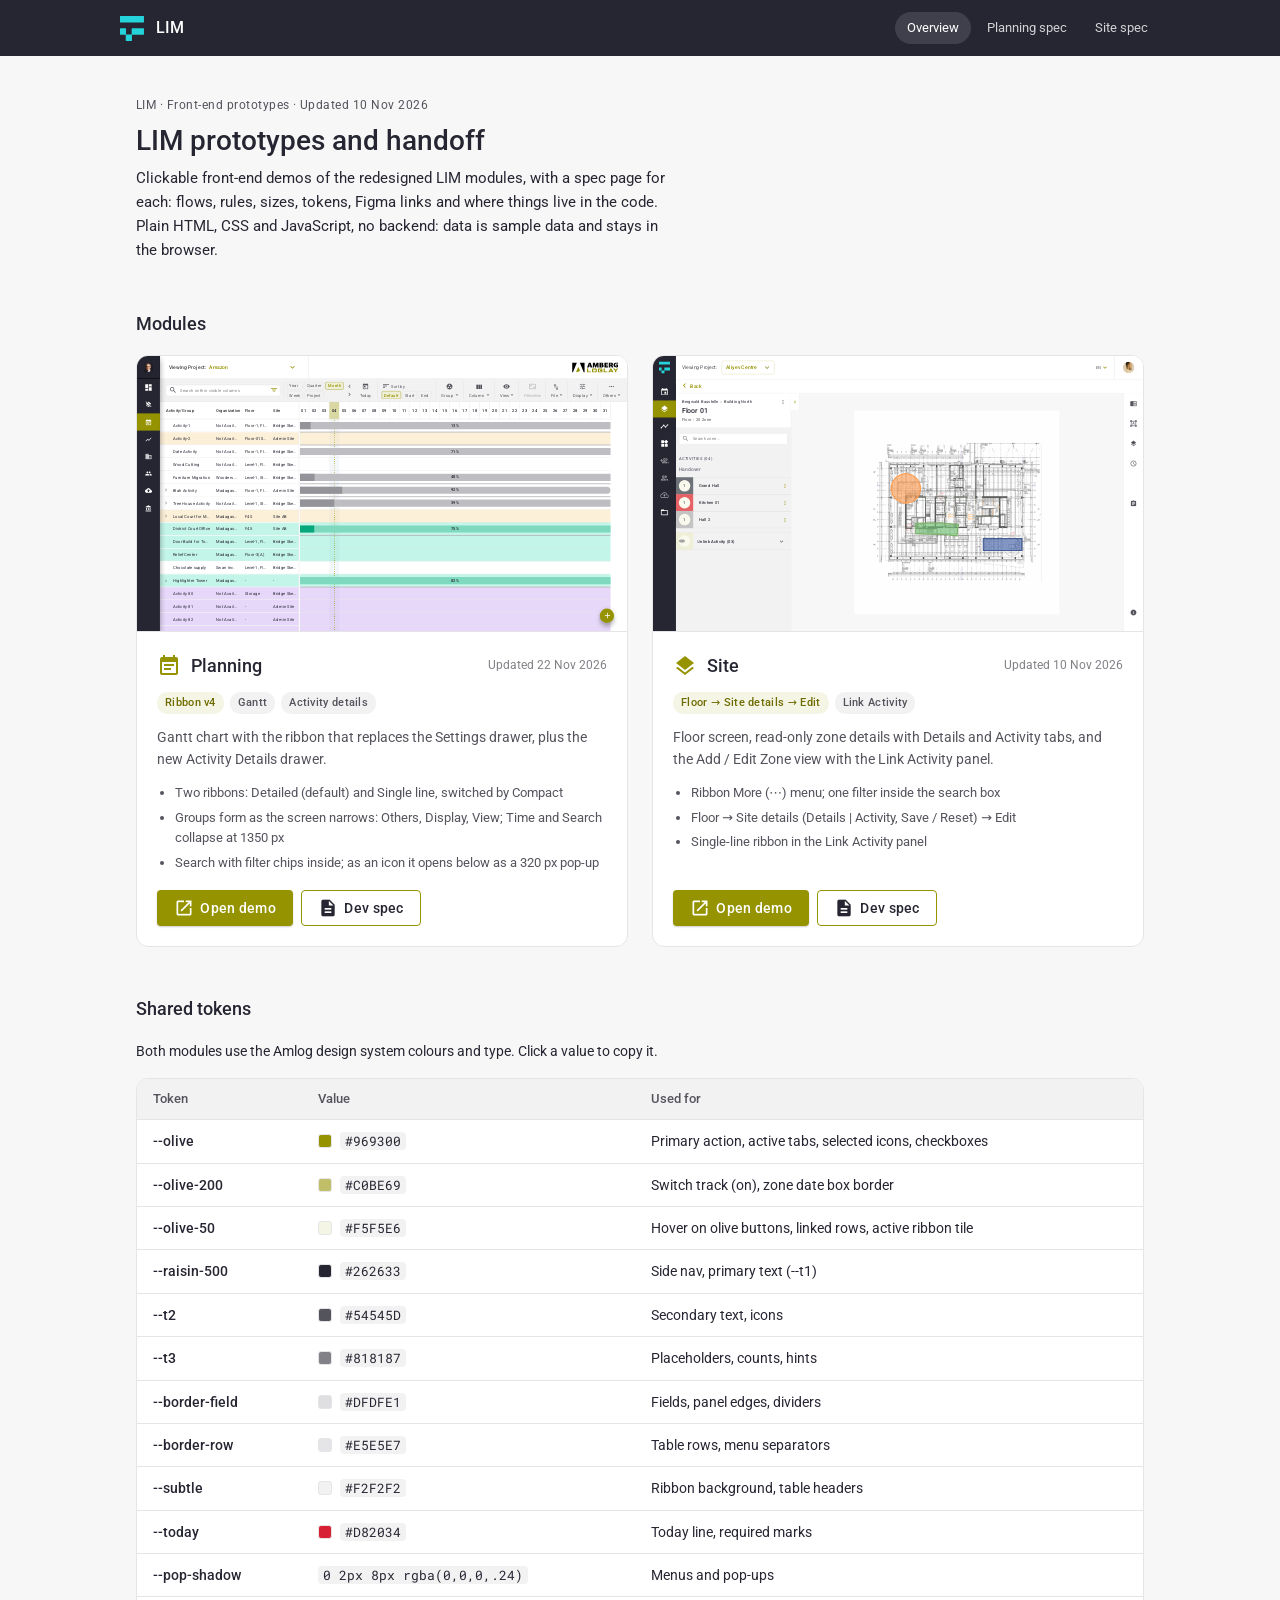
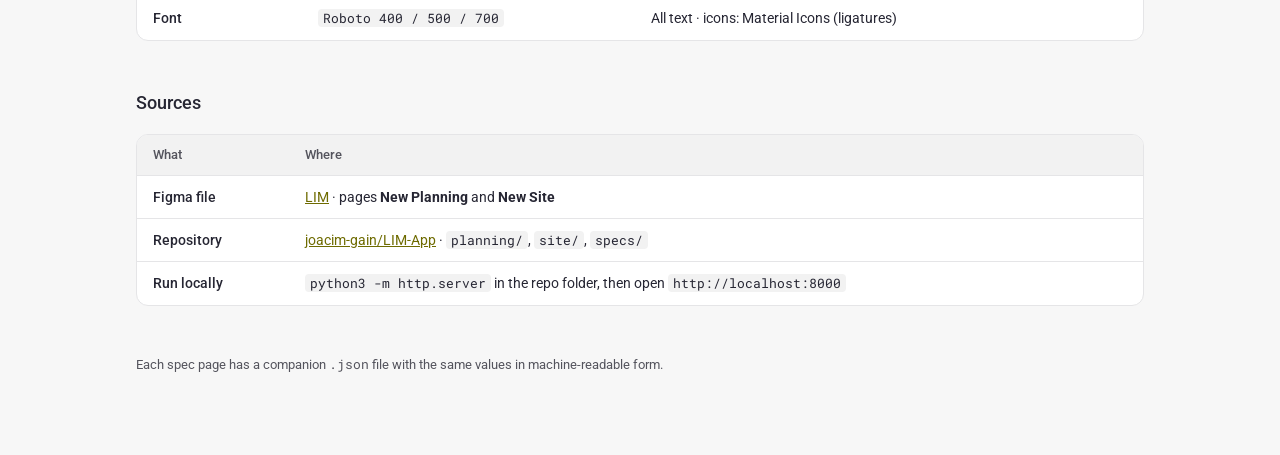
<file: index.html>
<!doctype html>
<html lang="en">
<head>
<meta charset="utf-8">
<meta name="viewport" content="width=device-width, initial-scale=1">
<title>LIM Demos</title>
<link rel="icon" type="image/svg+xml" href="lim-logo.svg">
<link href="https://fonts.googleapis.com/css2?family=Roboto:wght@400;500;700&family=Roboto+Mono&display=swap" rel="stylesheet">
<link href="https://fonts.googleapis.com/icon?family=Material+Icons" rel="stylesheet">
<link rel="stylesheet" href="specs/spec.css">
</head>
<body>
<div class="bar"><img src="lim-logo.svg" alt=""><b>LIM</b>
  <nav><a href="./" aria-current="page">Overview</a><a href="specs/planning.html">Planning spec</a><a href="specs/site.html">Site spec</a></nav>
</div>
<main class="page">
  <header class="intro">
    <span class="eyebrow">LIM · Front-end prototypes · Updated 10 Nov 2026</span>
    <h1>LIM prototypes and handoff</h1>
    <p class="lead">Clickable front-end demos of the redesigned LIM modules, with a spec page for each: flows, rules, sizes, tokens, Figma links and where things live in the code. Plain HTML, CSS and JavaScript, no backend: data is sample data and stays in the browser.</p>
  </header>

  <section aria-labelledby="mod-h">
    <h2 id="mod-h">Modules</h2>
    <div class="cards">
      <article class="card">
        <div class="shot" data-scale><iframe src="planning/single-line.html" title="Planning preview" width="1366" height="768" loading="lazy" tabindex="-1"></iframe></div>
        <div class="body">
          <div class="head"><span class="ms">event_note</span><b>Planning</b><time datetime="2026-11-22">Updated 22 Nov 2026</time></div>
          <div class="tags"><span class="tag olive">Ribbon v4</span><span class="tag">Gantt</span><span class="tag">Activity details</span></div>
          <p>Gantt chart with the ribbon that replaces the Settings drawer, plus the new Activity Details drawer.</p>
          <ul>
            <li>Two ribbons: Detailed (default) and Single line, switched by Compact</li>
            <li>Groups form as the screen narrows: Others, Display, View; Time and Search collapse at 1350 px</li>
            <li>Search with filter chips inside; as an icon it opens below as a 320 px pop-up</li>
          </ul>
          <div class="btns"><a class="btn primary" href="planning/single-line.html"><span class="ms">open_in_new</span>Open demo</a><a class="btn line" href="specs/planning.html"><span class="ms">description</span>Dev spec</a></div>
        </div>
      </article>
      <article class="card">
        <div class="shot" data-scale><iframe src="site/" title="Site preview" width="1366" height="768" loading="lazy" tabindex="-1"></iframe></div>
        <div class="body">
          <div class="head"><span class="ms">layers</span><b>Site</b><time datetime="2026-11-10">Updated 10 Nov 2026</time></div>
          <div class="tags"><span class="tag olive">Floor → Site details → Edit</span><span class="tag">Link Activity</span></div>
          <p>Floor screen, read-only zone details with Details and Activity tabs, and the Add / Edit Zone view with the Link Activity panel.</p>
          <ul>
            <li>Ribbon More (⋯) menu; one filter inside the search box</li>
            <li>Floor → Site details (Details | Activity, Save / Reset) → Edit</li>
            <li>Single-line ribbon in the Link Activity panel</li>
          </ul>
          <div class="btns"><a class="btn primary" href="site/"><span class="ms">open_in_new</span>Open demo</a><a class="btn line" href="specs/site.html"><span class="ms">description</span>Dev spec</a></div>
        </div>
      </article>
    </div>
  </section>

  <section aria-labelledby="tok-h">
    <h2 id="tok-h">Shared tokens</h2>
    <p>Both modules use the Amlog design system colours and type. Click a value to copy it.</p>
    <div class="table-wrap">
      <table>
        <thead><tr><th>Token</th><th>Value</th><th>Used for</th></tr></thead>
        <tbody>
          <tr><td>--olive</td><td><span class="swatch" style="background:#969300"></span><button class="copyv"><code>#969300</code></button></td><td>Primary action, active tabs, selected icons, checkboxes</td></tr>
          <tr><td>--olive-200</td><td><span class="swatch" style="background:#C0BE69"></span><button class="copyv"><code>#C0BE69</code></button></td><td>Switch track (on), zone date box border</td></tr>
          <tr><td>--olive-50</td><td><span class="swatch" style="background:#F5F5E6"></span><button class="copyv"><code>#F5F5E6</code></button></td><td>Hover on olive buttons, linked rows, active ribbon tile</td></tr>
          <tr><td>--raisin-500</td><td><span class="swatch" style="background:#262633"></span><button class="copyv"><code>#262633</code></button></td><td>Side nav, primary text (--t1)</td></tr>
          <tr><td>--t2</td><td><span class="swatch" style="background:#54545D"></span><button class="copyv"><code>#54545D</code></button></td><td>Secondary text, icons</td></tr>
          <tr><td>--t3</td><td><span class="swatch" style="background:#818187"></span><button class="copyv"><code>#818187</code></button></td><td>Placeholders, counts, hints</td></tr>
          <tr><td>--border-field</td><td><span class="swatch" style="background:#DFDFE1"></span><button class="copyv"><code>#DFDFE1</code></button></td><td>Fields, panel edges, dividers</td></tr>
          <tr><td>--border-row</td><td><span class="swatch" style="background:#E5E5E7"></span><button class="copyv"><code>#E5E5E7</code></button></td><td>Table rows, menu separators</td></tr>
          <tr><td>--subtle</td><td><span class="swatch" style="background:#F2F2F2"></span><button class="copyv"><code>#F2F2F2</code></button></td><td>Ribbon background, table headers</td></tr>
          <tr><td>--today</td><td><span class="swatch" style="background:#D82034"></span><button class="copyv"><code>#D82034</code></button></td><td>Today line, required marks</td></tr>
          <tr><td>--pop-shadow</td><td><button class="copyv"><code>0 2px 8px rgba(0,0,0,.24)</code></button></td><td>Menus and pop-ups</td></tr>
          <tr><td>Font</td><td><button class="copyv"><code>Roboto 400 / 500 / 700</code></button></td><td>All text · icons: Material Icons (ligatures)</td></tr>
        </tbody>
      </table>
    </div>
  </section>

  <section aria-labelledby="src-h">
    <h2 id="src-h">Sources</h2>
    <div class="table-wrap">
      <table>
        <thead><tr><th>What</th><th>Where</th></tr></thead>
        <tbody>
          <tr><td>Figma file</td><td><a href="https://www.figma.com/design/PPpA7P8JQ9CYNQ4LVlV8mR/LIM" target="_blank" rel="noopener">LIM</a> · pages <b>New Planning</b> and <b>New Site</b></td></tr>
          <tr><td>Repository</td><td><a href="https://github.com/joacim-gain/LIM-App" target="_blank" rel="noopener">joacim-gain/LIM-App</a> · <code>planning/</code>, <code>site/</code>, <code>specs/</code></td></tr>
          <tr><td>Run locally</td><td><code>python3 -m http.server</code> in the repo folder, then open <code>http://localhost:8000</code></td></tr>
        </tbody>
      </table>
    </div>
  </section>

  <footer>Each spec page has a companion <code>.json</code> file with the same values in machine-readable form.</footer>
</main>
<script src="specs/spec.js"></script>
</body>
</html>
</file>
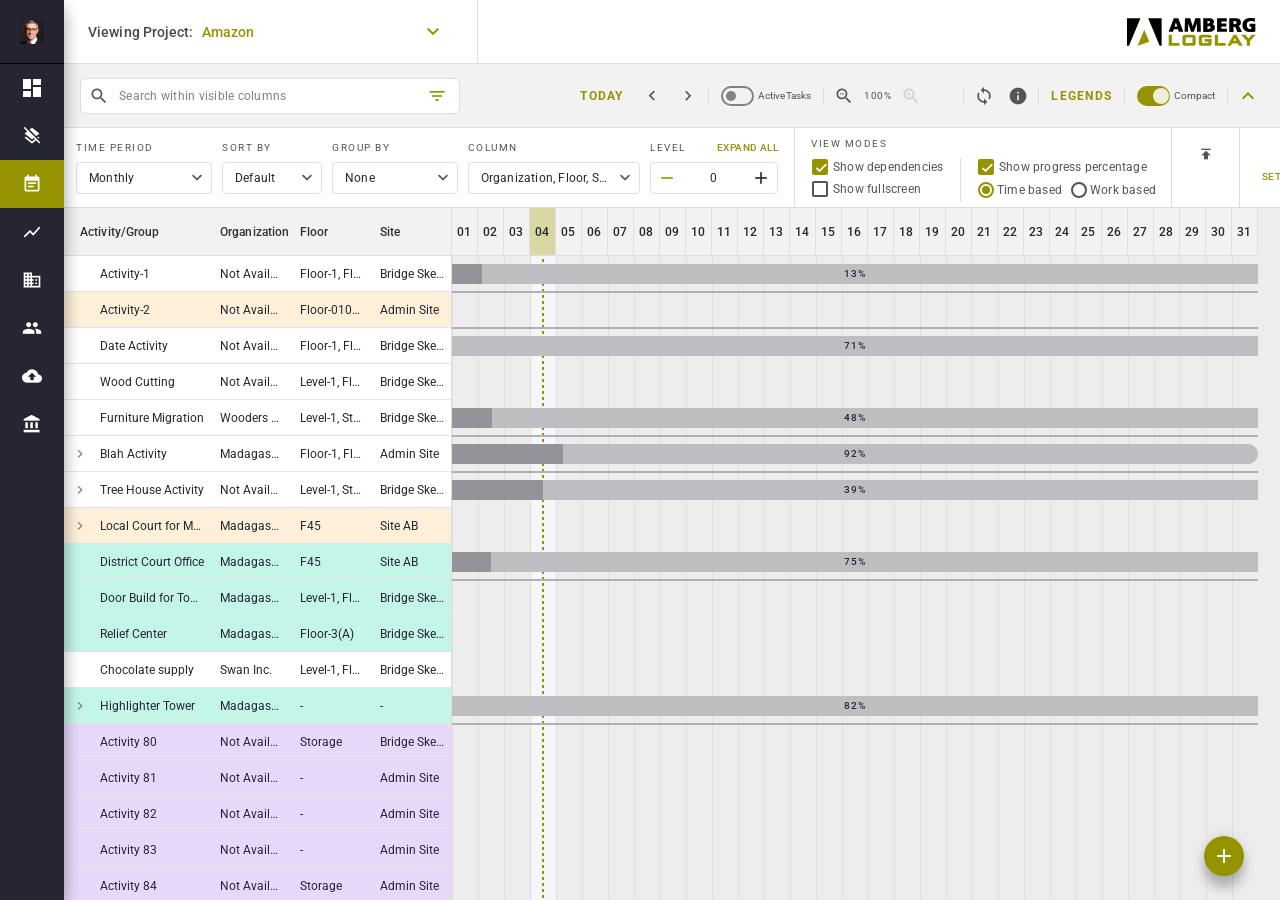
<file: planning/index.html>
<!doctype html>
<html lang="en">
<head>
<meta charset="utf-8">
<meta name="viewport" content="width=device-width, initial-scale=1">
<title>LIM · Planning</title>
<link rel="icon" href="data:image/svg+xml,%3Csvg xmlns='http://www.w3.org/2000/svg' viewBox='0 0 32 32'%3E%3Crect width='32' height='32' rx='6' fill='%23969300'/%3E%3Cpath d='M7 10h10v4H7zm4 6h14v4H11zm-2 6h8v4H9z' fill='white'/%3E%3C/svg%3E">
<link rel="preconnect" href="https://fonts.googleapis.com">
<link rel="preconnect" href="https://fonts.gstatic.com" crossorigin>
<link href="https://fonts.googleapis.com/css2?family=Roboto:wght@400;500;700&display=swap" rel="stylesheet">
<link href="https://fonts.googleapis.com/icon?family=Material+Icons" rel="stylesheet">
<link rel="stylesheet" href="assets/css/app.css?v=20261029.2">
</head>
<body>
<div class="app" id="app">
  <!-- Side navigation · LIM Figma "Group 97" (64px, raisin) -->
  <aside class="sidenav">
    <button class="sn-account" id="avatarBtn" data-tip="Max Mustermann" data-tip-pos="right"><img src="assets/fig/avatar.png" alt=""></button>
    <nav class="sn-items" id="snItems"></nav>
  </aside>
  <div class="main">
    <!-- App bar · LIM Figma "app bar/no nesting 1 ECAP 3" -->
    <header class="appbar">
      <button class="ab-project" id="projectBtn">
        <span class="ab-l">Viewing Project:</span>
        <span class="ab-v" id="projectName">Amazon</span>
        <span class="ms s24">keyboard_arrow_down</span>
      </button>
      <span class="sp"></span>
      <img class="ab-logo" src="assets/fig/amberg-logo.svg" alt="Amberg Loglay" width="129" height="28">
    </header>
    <div class="workspace">
      <div class="ribbon" id="ribbon"></div>
      <div class="ws-body">
        <section class="planning" id="planning"><div class="gantt" id="gantt"></div></section>
        <aside class="panel hidden" id="panel"></aside>
      </div>
    </div>
  </div>
</div>
<button class="fab" id="fab" data-tip="Add activity" data-tip-pos="left"><span class="ms s24">add</span></button>
<div id="layer"></div>
<div id="toasts"></div>
<div id="tip" class="tip"></div>
<input type="file" id="importFile" class="hidden" accept=".csv,.xlsx,.xml,.mpp">

<script src="assets/js/data.js?v=20261029.2"></script>
<script src="assets/js/store.js?v=20261029.2"></script>
<script src="assets/js/ui.js?v=20261029.2"></script>
<script src="assets/js/time.js?v=20261029.2"></script>
<script src="assets/js/gantt.js?v=20261029.2"></script>
<script src="assets/js/ribbon.js?v=20261029.2"></script>
<script src="assets/js/panels.js?v=20261029.2"></script>
<script src="assets/js/app.js?v=20261029.2"></script>
<script src="../nav.js"></script>
</body>
</html>
</file>
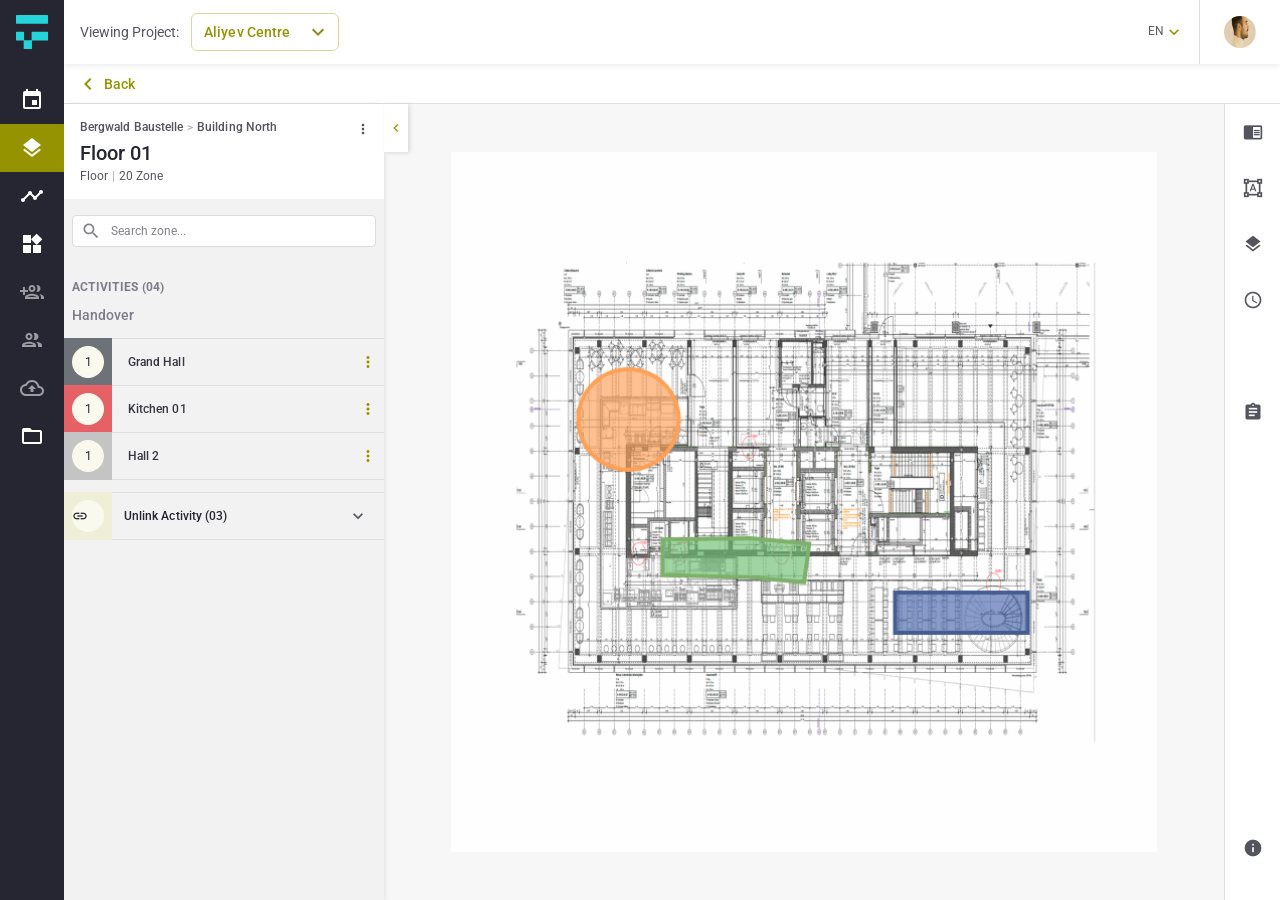
<file: site/index.html>
<!doctype html>
<html lang="en">
<head>
<meta charset="utf-8">
<meta name="viewport" content="width=device-width, initial-scale=1">
<title>LIM Site · Floor</title>
<link rel="icon" type="image/svg+xml" href="assets/lim-logo.svg">
<link href="https://fonts.googleapis.com/css2?family=Roboto:wght@400;500;700&display=swap" rel="stylesheet">
<link href="https://fonts.googleapis.com/icon?family=Material+Icons" rel="stylesheet">
<style>
/* LIM Site · "Adding a shape" — tokens from the Planning demo (Amlog DS + LIM Figma PPpA7P8JQ9CYNQ4LVlV8mR) */
:root {
  --olive: #969300; --olive-200: #C0BE69; --olive-50: #F5F5E6; --olive-tint: #FAFAEC;
  --raisin-500: #262633; --raisin-600: #242431;
  --t1: #262633; --t2: #54545D; --t3: #818187; --t4: rgba(0,0,0,.38);
  --border-field: #DFDFE1; --border-row: #E5E5E7; --subtle: #F2F2F2; --canvas: #F7F7F7;
  --bar-track: #BEBEC2; --bar-fill: #939399; --today: #D82034; --warn: #E08A00;
  --pop-shadow: 0 2px 8px rgba(0,0,0,.24);
  --menu-shadow: 0 5px 5px -3px rgba(0,0,0,.2), 0 8px 10px 1px rgba(0,0,0,.14), 0 3px 14px 2px rgba(0,0,0,.12);
}
* { box-sizing: border-box; }
[hidden] { display: none !important; }
html, body { margin: 0; height: 100%; }
body { font: 400 12px/16px Roboto, system-ui, sans-serif; color: var(--t1); background: #fff; -webkit-font-smoothing: antialiased; overflow: hidden; }
button { font: inherit; color: inherit; background: none; border: 0; padding: 0; cursor: pointer; }
input, select, textarea { font: inherit; color: inherit; }
.ms { font-family: 'Material Icons'; font-size: 20px; line-height: 1; font-style: normal; display: inline-block; white-space: nowrap; font-feature-settings: 'liga'; user-select: none; flex: none; }
.s16 { font-size: 16px; } .s18 { font-size: 18px; } .s24 { font-size: 24px; }
.ell { overflow: hidden; text-overflow: ellipsis; white-space: nowrap; min-width: 0; }
.sp { flex: 1; }
.app { display: flex; height: 100vh; }

/* side nav + app bar (as Planning) */
/* left nav + top nav · Figma "Left Nav" (12962:66997) and "Top Navigation" (12945:34569) */
.sidenav { width: 64px; flex: none; background: #262633; display: flex; flex-direction: column; z-index: 10; }
.sn-logo { height: 64px; padding: 16px; display: flex; align-items: center; }
.sn-logo img { width: 32px; height: 33.9475px; display: block; }
.sn-items { padding-top: 12px; display: flex; flex-direction: column; }
.sn-item { width: 64px; height: 48px; padding-left: 20px; display: flex; align-items: center; background: #262633; }
.sn-item img { width: 24px; height: 24px; display: block; filter: brightness(0) invert(1); } /* Figma shows every nav icon white; some exports come out black */
.sn-item:hover { background: #31313f; } .sn-item.active { background: var(--olive); }
.main { flex: 1; min-width: 0; display: flex; flex-direction: column; }
.appbar { height: 64px; flex: none; display: flex; align-items: center; justify-content: space-between; background: #fff; box-shadow: 0 2px 6px rgba(0,0,0,.08); position: relative; z-index: 5; }
.ab-project { height: 64px; display: flex; align-items: center; gap: 12px; padding: 0 24px 0 16px; font-size: 14px; line-height: 20px; color: #54545D; }
.ab-pick { display: flex; align-items: center; gap: 16px; padding: 6px 8px 6px 12px; border: .75px solid #D9D8A2; border-radius: 6px; color: var(--olive); font-weight: 500; font-size: 14px; letter-spacing: .1px; }
.ab-pick img { width: 24px; height: 24px; display: block; }
.ab-right { height: 64px; display: flex; align-items: center; }
.ab-lang { width: 66px; height: 64px; display: flex; align-items: center; justify-content: center; padding: 0 14px; font-size: 12px; line-height: 1.6; letter-spacing: .4px; color: #5A5D5F; }
.ab-lang img { width: 20px; height: 20px; display: block; }
.ab-user { height: 64px; display: flex; align-items: center; padding: 0 24px; border-left: 1px solid #DCDCDD; }
.ab-user img { width: 32px; height: 32px; border-radius: 16px; object-fit: cover; object-position: bottom; display: block; }
.body { flex: 1; min-height: 0; display: flex; }

/* ---------- Add Zone form (left, beside the nav) ---------- */
.form { width: 400px; flex: none; display: flex; flex-direction: column; border-right: 1px solid var(--border-field); position: relative; transition: width .18s; }
.form.collapsed { width: 0; border: 0; }
.form.collapsed > :not(.f-toggle) { display: none; }
.f-toggle { position: absolute; right: -24px; top: 0; width: 24px; height: 48px; background: #fff; border: 1px solid var(--border-field); border-left: 0; display: grid; place-items: center; color: var(--t2); z-index: 4; }
.f-head { height: 48px; flex: none; display: flex; align-items: center; gap: 4px; padding: 0 16px 0 4px; background: #E1E1E3; font-weight: 500; font-size: 16px; }
.f-back { width: 40px; height: 40px; display: grid; place-items: center; border-radius: 50%; color: var(--t1); }
.f-back:hover { background: rgba(38,38,51,.08); }
.f-body { flex: 1; min-height: 0; overflow: auto; padding: 16px; display: flex; flex-direction: column; gap: 14px; }
.grid2 { display: grid; grid-template-columns: 1fr 1fr; gap: 12px; }
.fld > label { display: block; font-size: 12px; color: var(--t2); margin-bottom: 4px; } .req { color: var(--today); }
.inp { width: 100%; height: 32px; border: 1px solid var(--border-field); border-radius: 4px; padding: 0 8px; background: #fff; display: flex; align-items: center; gap: 4px; color: var(--t1); text-align: left; }
.inp.ph { color: var(--t3); } .inp .ms { color: var(--t2); margin-left: auto; }
.inp.open { border-color: var(--olive); box-shadow: inset 0 -1px 0 var(--olive); } .inp.open .ms { transform: rotate(180deg); }
textarea.inp { height: 56px; padding: 6px 8px; resize: none; }
.radios { display: flex; gap: 24px; font-size: 14px; }
.radio { display: flex; align-items: center; gap: 8px; } .radio .ms { color: var(--olive); } .radio.off { color: var(--t3); } .radio.off .ms { color: var(--t3); }
.dates { border: 1px solid var(--olive-200); background: var(--olive-tint); border-radius: 6px; padding: 12px; display: flex; flex-direction: column; gap: 12px; }
.dates .row { display: grid; grid-template-columns: 1.2fr .8fr 1.2fr; gap: 12px; }
.uline { height: 28px; border-bottom: 1px solid var(--t3); display: flex; align-items: center; font-size: 14px; position: relative; } .uline .ms { color: var(--olive); margin-left: auto; }
.fld > label.uline { display: flex; margin: 0; font-size: 14px; color: var(--t1); }
.uline:focus-within { border-bottom: 2px solid var(--olive); }
.dpick { cursor: pointer; } .dpick input { position: absolute; inset: 0; opacity: 0; pointer-events: none; }
.dur-in { flex: none; width: 4ch; min-width: 0; border: 0; outline: 0; background: none; font-size: 14px; padding: 0; -moz-appearance: textfield; }
.dur-in::-webkit-inner-spin-button { -webkit-appearance: none; } .dur-u { color: var(--t2); }
.radios .radio { font-size: 14px; }
.btns { display: grid; grid-template-columns: 1fr 1fr; gap: 12px; }
.obtn { height: 32px; border: 1px solid var(--olive); border-radius: 4px; color: var(--t1); font-weight: 500; display: flex; align-items: center; justify-content: center; gap: 6px; background: #fff; }
.obtn:hover { background: var(--olive-50); }
.sec { border-top: 1px solid var(--border-field); padding-top: 10px; }
.sec-h { width: 100%; display: flex; align-items: center; gap: 8px; height: 28px; font-weight: 500; font-size: 14px; }
.sec-h .n { color: var(--t3); font-weight: 400; font-size: 12px; }
.sec-b { padding-top: 8px; display: flex; flex-direction: column; gap: 10px; }
.sec.closed .sec-b { display: none; } .sec.closed .chev { transform: rotate(-90deg); }
.link { display: flex; align-items: center; gap: 8px; color: var(--olive); font-weight: 500; font-size: 14px; }
.thumbs { display: flex; gap: 8px; } .thumbs div { width: 64px; height: 64px; border-radius: 6px; background: #C9C3B6; }
.file { display: flex; align-items: center; gap: 8px; text-decoration: underline; color: var(--t1); } .file .ms { color: var(--t2); text-decoration: none; }
.f-lock { flex: none; display: flex; gap: 12px; padding: 12px 16px; border-top: 1px solid var(--border-field); cursor: pointer; }
.f-lock b { display: block; font-weight: 500; font-size: 14px; line-height: 20px; }
.f-lock p { margin: 2px 0 0; color: var(--t2); }
.f-lock .sw { margin-top: 3px; }
.f-foot { height: 68px; flex: none; display: flex; align-items: center; justify-content: space-between; padding: 0 16px; border-top: 1px solid var(--border-field); box-shadow: 0 -2px 6px rgba(0,0,0,.06); }
.tbtn { color: var(--olive); font-weight: 500; font-size: 14px; letter-spacing: 1.25px; padding: 8px 12px; text-transform: uppercase; border-radius: 4px; }
.tbtn:hover { background: var(--olive-50); }
.pbtn { background: var(--olive); color: #fff; font-weight: 500; font-size: 14px; letter-spacing: 1.25px; height: 36px; padding: 0 24px; border-radius: 4px; text-transform: uppercase; box-shadow: 0 2px 2px rgba(0,0,0,.24); }
.pbtn:disabled { background: #DFDFE1; color: var(--t4); box-shadow: none; cursor: default; }
.sw { width: 30px; height: 14px; border-radius: 7px; background: var(--bar-track); position: relative; flex: none; }
.sw::after { content: ''; position: absolute; top: -3px; left: -2px; width: 20px; height: 20px; border-radius: 50%; background: #fff; box-shadow: 0 1px 3px rgba(0,0,0,.3); transition: left .12s; }
.on > .sw { background: var(--olive-200); } .on > .sw::after { left: 12px; background: var(--olive); }

/* ---------- dropdown menu · reference: live app menus (Group by / Type / Status) ---------- */
.menu { position: fixed; z-index: 50; background: #fff; border-radius: 4px; box-shadow: var(--menu-shadow); padding: 4px 0; max-height: 300px; overflow-y: auto; min-width: 160px; }
.mi { width: 100%; min-height: 44px; display: flex; align-items: center; gap: 12px; padding: 0 16px; font-size: 15px; letter-spacing: .25px; color: var(--t1); text-align: left; }
.mi:hover { background: #F4F4F4; }
.mi.sel { color: var(--olive); } .mi.sel::after { content: 'check'; font-family: 'Material Icons'; font-size: 22px; margin-left: auto; color: var(--olive); }
.mi .ms { color: var(--t2); }
.mi.all { border-bottom: 1px solid var(--border-row); }
.menu.multi .mi.sel { color: var(--t1); } .menu.multi .mi.sel::after { content: none; } .menu.multi .mi.sel .ms { color: var(--olive); }

/* ---------- canvas + activity dock ---------- */
.work { flex: 1; min-width: 0; display: flex; position: relative; }
.work.right { flex-direction: row; } .work.bottom { flex-direction: column; }
.canvas { flex: 1; min-height: 0; min-width: 0; position: relative; background: var(--canvas); overflow: hidden; }
.plan { position: absolute; top: 80px; bottom: 48px; left: 0; right: 0; }
/* floor plan, toolbar and hint are centred in the free space left of the activity panel;
   once they reach the left edge they stop there and the panel slides over them (layoutCanvas) */
.plan .stage { position: absolute; top: 0; left: var(--plan-x, 40px); height: 100%; aspect-ratio: 702/696; }
.plan img { width: 100%; height: 100%; display: block; user-select: none; -webkit-user-drag: none; }
.draw { position: absolute; border: 2px solid #3D7CE0; background: rgba(61,124,224,.35); }
.draw.circle { border-radius: 50%; }
/* toolbar · Figma Component 164 (13336:6489) */
.tools { position: absolute; top: 16px; left: var(--tb-x, 16px); z-index: 2; }
.toolbar { background: #fff; border: .75px solid #DCDCDD; border-radius: 4px; box-shadow: 0 4px 6px rgba(0,0,0,.16); display: flex; align-items: center; gap: 12px; padding: 8px 12px; white-space: nowrap; }
.tb-layer { background: #F2F2F2; border-radius: 4px; padding: 4px 6px; font-weight: 500; font-size: 12px; line-height: 16px; letter-spacing: .06px; color: #373741; }
.tb-grp { display: flex; align-items: center; gap: 6px; }
.tb-i { width: 32px; height: 32px; padding: 5px; display: grid; place-items: center; border-radius: 4px; }
.tb-i.on { border: 1px solid var(--olive); padding: 4px; }
.tb-i img { width: 24px; height: 24px; display: block; }
.tb-i .crop { width: 24px; height: 24px; position: relative; overflow: hidden; }
.tb-i .crop img { position: absolute; width: 187.5%; height: 208.33%; left: -37.5%; top: -45.83%; max-width: none; }
.tb-i .clr { width: 20px; height: 20px; border-radius: 50%; background: #4295FF; }
.tb-sep { width: 1px; height: 24px; background: #DFDFE1; }
.tb-dd { height: 32px; display: flex; align-items: center; gap: 4px; padding: 5px 4px 5px 8px; border-radius: 4px; font-size: 12px; line-height: 16px; letter-spacing: .2px; color: #373741; }
.tb-dd img { width: 16px; height: 16px; transform: rotate(-90deg); }
.tb-border { display: flex; align-items: center; gap: 8px; padding: 0 8px; font-size: 12px; line-height: 16px; letter-spacing: .2px; color: #373741; }
.tb-border img { width: 56px; height: 16px; display: block; }
.zoom { position: absolute; right: 16px; bottom: 16px; background: #fff; border-radius: 4px; box-shadow: var(--pop-shadow); display: flex; flex-direction: column; }
.zoom button { width: 32px; height: 32px; display: grid; place-items: center; color: var(--t2); border-bottom: 1px solid var(--border-row); }
.hint { position: absolute; left: var(--hint-x, 16px); bottom: 16px; background: #E9E9EA; border-radius: 4px; padding: 4px 8px; display: flex; align-items: center; gap: 4px; color: var(--t1); white-space: nowrap; }
.hint .ms { color: var(--t2); }

/* the activity panel floats over the canvas: the floor plan and toolbar never move when it opens, resizes or minimizes */
.dock { position: absolute; z-index: 10; display: flex; flex-direction: column; background: #fff; min-height: 0; min-width: 0; }
.work.bottom .dock { left: 0; right: 0; bottom: 0; height: var(--dock-h, 42%); border-top: 1px solid var(--border-field); box-shadow: 0 -2px 8px rgba(0,0,0,.08); }
.work.right .dock { top: 0; right: 0; bottom: 0; width: var(--dock-w, 360px); border-left: 1px solid var(--border-field); box-shadow: -2px 0 8px rgba(0,0,0,.08); }
.work.bottom .dock.min { height: 48px !important; }
.work.right .dock.min { width: 48px !important; }
.work.right .dock.min .d-head { padding: 0; justify-content: center; } .work.right .dock.min .d-head > :not(#minBtn) { display: none; }
/* map controls stay visible beside the panel */
.work.right .zoom { right: calc(var(--dock-w, 360px) + 16px); } .work.right.dmin .zoom { right: 64px; }
.work.bottom .zoom { bottom: calc(var(--dock-h, 42%) + 16px); } .work.bottom.dmin .zoom { bottom: 64px; }
.work.bottom .hint { bottom: calc(var(--dock-h, 42%) + 16px); } .work.bottom.dmin .hint { bottom: 64px; }
.grip { position: absolute; z-index: 3; }
.work.bottom .grip { left: 0; right: 0; top: -4px; height: 8px; cursor: ns-resize; }
.work.right .grip { top: 0; bottom: 0; left: -4px; width: 8px; cursor: ew-resize; }
.grip::after { content: ''; position: absolute; background: var(--bar-track); border-radius: 2px; }
.work.bottom .grip::after { left: 50%; top: 2px; width: 40px; height: 4px; transform: translateX(-50%); }
.work.right .grip::after { top: 50%; left: 2px; width: 4px; height: 40px; transform: translateY(-50%); }
.d-head { height: 48px; flex: none; display: flex; align-items: center; gap: 8px; padding: 0 8px 0 16px; border-bottom: 1px solid var(--border-field); }
.d-title { font-weight: 500; font-size: 16px; display: flex; align-items: center; gap: 8px; white-space: nowrap; }
.badge { background: var(--olive); color: #fff; border-radius: 10px; padding: 0 7px; font-size: 11px; line-height: 18px; font-weight: 500; }
.ibtn { width: 32px; height: 32px; display: grid; place-items: center; border-radius: 4px; color: var(--t2); position: relative; }
.ibtn:hover { background: rgba(38,38,51,.06); } .ibtn.on { color: var(--olive); background: var(--olive-50); }
.seg { display: flex; border: 1px solid var(--border-field); border-radius: 4px; overflow: hidden; }
.seg button { width: 32px; height: 28px; display: grid; place-items: center; color: var(--t2); } .seg button.on { background: var(--olive-50); color: var(--olive); }
.d-search { height: 44px; flex: none; display: flex; align-items: center; gap: 8px; padding: 0 8px 0 16px; border-bottom: 1px solid var(--border-field); color: var(--t2); }
.d-search input { border: 0; outline: 0; flex: 1; min-width: 0; font-size: 14px; background: none; }
.d-search input::placeholder { color: var(--t3); }
.fbtn { color: var(--olive); }
.fbadge { position: absolute; top: -2px; right: -4px; min-width: 16px; height: 16px; border-radius: 8px; background: #54545D; color: #fff; font-size: 10px; font-weight: 500; line-height: 16px; text-align: center; padding: 0 4px; }
.qclr { width: 28px; height: 28px; }
/* single-line ribbon (Figma "Ribbon", Mode=Collapsed): groups drop from the end when the panel is narrow; the rest move to More */
.rib { height: 48px; gap: 4px; padding: 0 12px; background: #F2F2F2; overflow: hidden; }
.rib .ibtn { color: var(--t2); flex: none; }
.rb-search .fbtn { width: 24px; height: 24px; color: var(--olive); } .rb-search .fbtn.on { background: var(--olive-50); }
.rb-search .qclr { width: 24px; height: 24px; }
.rb-search { flex: 1 1 320px; max-width: 320px; min-width: 120px; height: 32px; display: flex; align-items: center; gap: 8px; padding: 0 2px 0 8px; background: #fff; border: 1px solid var(--border-field); border-radius: 4px; color: var(--t2); }
.rb-search:focus-within { border-color: var(--olive); }
.rb-div { width: 1px; height: 16px; background: var(--border-field); flex: none; }
.rb-g { display: flex; align-items: center; gap: 4px; flex: none; } .rb-g[hidden] { display: none; }
.rb-dd { min-width: 112px; height: 32px; display: flex; align-items: center; justify-content: space-between; padding: 0 2px 0 8px; border-radius: 4px; font-size: 14px; color: var(--t1); }
.rb-tile { height: 32px; display: flex; align-items: center; padding: 0 2px 0 6px; border-radius: 4px; color: var(--t2); } .rb-tile .ms:first-child { font-size: 22px; }
.rb-dd:hover, .rb-tile:hover, .rb-txt:hover, .rb-sw:hover { background: rgba(38,38,51,.06); }
.rb-dd .ms, .rb-tile .ms + .ms { font-size: 16px; color: var(--t2); }
.rb-txt { height: 32px; padding: 0 8px; border-radius: 4px; font-size: 12px; font-weight: 500; letter-spacing: 1.25px; text-transform: uppercase; color: var(--olive); }
.rb-fit { height: 32px; padding: 0 4px; font-size: 12px; color: var(--t2); }
.rb-sw { height: 32px; display: flex; align-items: center; gap: 8px; padding: 0 8px; border-radius: 4px; font-size: 12px; color: var(--t2); white-space: nowrap; }
.menu.rmore { width: 240px; min-width: 240px; padding: 4px 0; box-shadow: var(--pop-shadow); max-height: none; }
.menu.rmore .mi { min-height: 32px; height: 32px; gap: 8px; padding: 0 12px; font-size: 14px; line-height: 16px; letter-spacing: 0; }
.menu.rmore .mi > .ms:first-child { width: 24px; text-align: center; color: var(--t2); }
.menu.rmore .mi .grow { flex: 1; min-width: 0; overflow: hidden; text-overflow: ellipsis; white-space: nowrap; }
.menu.rmore .mi.on { color: var(--olive); } .menu.rmore .mi.on::after { content: none; } .menu.rmore .mi .chk { color: var(--olive); }
.menu.rmore .mi:disabled { cursor: default; background: none; }
.menu.rmore .msep { height: 1px; background: var(--border-row); margin: 4px 0; }
.rb-more { margin-left: auto; } .rb-more[hidden] { display: none; }
.chip { height: 28px; padding: 0 10px; border-radius: 14px; border: 1px solid var(--border-field); background: #fff; display: flex; align-items: center; gap: 4px; color: var(--t2); }
.chip.on { border-color: var(--olive); background: var(--olive-50); color: var(--t1); } .chip.on .ms { color: var(--olive); }
.d-table { flex: 1; min-height: 0; overflow: auto; }
.dock.min > :not(.d-head):not(.grip) { display: none; }

/* activity list · one clear row per activity; more info in the details drawer */
table { border-collapse: separate; border-spacing: 0; width: 100%; table-layout: fixed; }
th { position: sticky; top: 0; z-index: 2; background: #fff; height: 32px; text-align: left; font-weight: 500; font-size: 11px; color: var(--t2); padding: 0 8px; border-bottom: 1px solid var(--border-field); white-space: nowrap; }
td { height: 44px; padding: 0 8px; border-bottom: 1px solid var(--border-row); white-space: nowrap; overflow: hidden; text-overflow: ellipsis; cursor: pointer; }
tr.r:hover td { background: #FAFAFA; } tr.r.chk td { background: var(--olive-50); }
tr.r.cur td { box-shadow: inset 0 1px 0 var(--olive), inset 0 -1px 0 var(--olive); }
tr.r.cur td:first-child { box-shadow: inset 3px 0 0 var(--olive), inset 0 1px 0 var(--olive), inset 0 -1px 0 var(--olive); }
tr.r.blocked td { color: var(--t4); }
.cb { color: var(--t3); vertical-align: middle; } tr.chk .cb { color: var(--olive); } .cb.on { color: var(--olive); }
tr.blocked .cb { color: #D5D5D8; }
.nm { font-size: 14px; line-height: 20px; min-width: 0; max-width: 344px; display: flex; align-items: center; gap: 4px; }
.nm b { font-weight: 500; } .nm .ms { color: var(--t3); }
.sub .nm, .sub .meta2 { padding-left: 20px; }
.meta2 { color: var(--t3); line-height: 16px; }
.num { font-variant-numeric: tabular-nums; }
/* Duration · two lines: start, then → end (attachment 01 style) */
.dt { font-variant-numeric: tabular-nums; font-size: 12px; line-height: 16px; padding: 0 6px; }
.dt .to { display: inline-flex; } .dt .arr { color: #BEBEC2; margin: 0 2px; }
.dt .to { color: var(--t1); display: flex; align-items: center; gap: 0; white-space: nowrap; }
th .cnt { color: var(--t3); font-weight: 400; margin-left: 4px; }
#lockNote { min-width: 0; overflow: hidden; text-overflow: ellipsis; white-space: nowrap; }
.warn { color: var(--warn); }
.stat { display: inline-flex; align-items: center; gap: 6px; } .stat i { width: 8px; height: 8px; border-radius: 50%; display: inline-block; }
.lk { display: inline-flex; align-items: center; gap: 4px; height: 22px; padding: 0 8px; border-radius: 11px; font-size: 11px; font-weight: 500; }
.lk.this { background: var(--olive); color: #fff; } .lk.other { background: #E6E6E8; color: var(--t2); } .lk.none { color: var(--t3); font-weight: 400; padding: 0; }
.more { width: 32px; height: 32px; display: grid; place-items: center; border-radius: 50%; color: var(--t3); }
.more:hover, tr.cur .more { background: rgba(150,147,0,.14); color: var(--olive); }
.tl { position: relative; height: 44px; }
.tl .zone { position: absolute; top: 0; bottom: 0; background: rgba(150,147,0,.12); border-left: 1px dashed var(--olive); border-right: 1px dashed var(--olive); }
.tl .today { position: absolute; top: 0; bottom: 0; width: 0; border-left: 1px dotted var(--today); }
.tl .bar { position: absolute; top: 17px; height: 10px; border-radius: 2px; background: var(--bar-track); overflow: hidden; }
.tl .bar i { position: absolute; inset: 0 auto 0 0; background: var(--bar-fill); }
.tl .bar.out { outline: 1px solid var(--warn); }
th.tlh { padding: 0; }
.tl-scale { position: relative; height: 32px; } .tl-scale span { position: absolute; top: 9px; font-size: 10px; color: var(--t3); transform: translateX(-50%); }
/* groups: Linked to this zone, then Other activities (collapsible) */
tr.grp td { height: 32px; padding: 0 8px; background: #F7F7F7; color: var(--t2); font-size: 11px; font-weight: 500; letter-spacing: .8px; text-transform: uppercase; border-bottom: 1px solid var(--border-field); }
tr.grp td .ms { vertical-align: -4px; margin-right: 6px; color: var(--t3); text-transform: none; letter-spacing: 0; }
tr.grp td .n { color: var(--t3); font-weight: 400; margin-left: 6px; letter-spacing: 0; }
tr.grp.this td { background: var(--olive-50); color: #6E6B00; } tr.grp.this td .ms { color: var(--olive); }
tr.grp:hover td { filter: brightness(.98); }
tr.chk .tl .bar { background: #C9C77A; } tr.chk .tl .bar i { background: var(--olive); }
.tl-scale .zl { position: absolute; top: 0; height: 4px; background: var(--olive); }
.d-foot { height: 56px; flex: none; display: flex; align-items: center; gap: 8px; padding: 0 16px; border-top: 1px solid var(--border-field); color: var(--t2); }
.flash { animation: fl 1s ease-out; } @keyframes fl { 0% { box-shadow: inset 0 0 0 3px var(--olive); } 100% { box-shadow: none; } }

/* ---------- filter pop-up · live app "LIM activity filter" ---------- */
.fpop { position: absolute; z-index: 40; width: 340px; background: #fff; border-radius: 4px; box-shadow: var(--menu-shadow); display: flex; flex-direction: column; max-height: min(620px, calc(100% - 100px)); }
.fp-b { flex: 1; min-height: 0; overflow-y: auto; padding: 8px 20px 20px; }
.fp-h { font-weight: 500; font-size: 14px; color: #7E8190; margin: 16px 0 8px; }
.fp-2 { display: grid; grid-template-columns: 1fr 1fr; gap: 16px; }
.fp-date { display: flex; align-items: center; border-bottom: 1px solid var(--t3); height: 36px; }
.fp-date input { border: 0; outline: 0; flex: 1; min-width: 0; font-size: 13px; color: var(--t1); background: none; }
.fp-date input::placeholder { color: var(--t2); font-size: 14px; }
.fp-floor { display: flex; align-items: center; gap: 12px; height: 32px; padding: 0 8px; margin: 0 0 4px; color: var(--olive); font-weight: 500; font-size: 13px; letter-spacing: .5px; text-transform: uppercase; border-radius: 4px; }
.fp-floor .ms { text-transform: none; }
.fp-floor:hover { background: var(--olive-50); } .fp-floor:disabled { color: var(--t3); cursor: default; background: none; }
.fp-row { display: grid; grid-template-columns: 96px 1fr; align-items: end; gap: 12px; height: 52px; }
.fp-row > span { font-size: 14px; padding-bottom: 6px; }
.fp-sel { height: 36px; border-bottom: 1px solid var(--t3); display: flex; align-items: center; gap: 4px; font-size: 13px; color: var(--t1); text-align: left; min-width: 0; }
.fp-sel .ms { margin-left: auto; color: var(--t3); }
.fp-sel.open { border-bottom: 2px solid var(--olive); } .fp-sel.open .ms { transform: rotate(180deg); }
.fp-f { flex: none; display: flex; justify-content: flex-end; gap: 12px; padding: 12px 20px; background: #F2F2F2; border-top: 1px solid var(--border-field); border-radius: 0 0 4px 4px; }

/* ---------- activity details drawer (as Planning "Activity Details" panel) ---------- */
.drawer { position: absolute; z-index: 20; width: 340px; background: #fff; display: flex; flex-direction: column; box-shadow: -4px 0 12px rgba(0,0,0,.12); border-left: 1px solid var(--border-field); }
.work.right .drawer { top: 0; bottom: 0; right: var(--dock-w, 360px); }
.work.bottom .drawer { right: 0; bottom: 0; height: var(--dock-h, 42%); }
.work.bottom.has-dr .dock { padding-right: 340px; }
.drawer[hidden] { display: none; }
.dr-h { height: 48px; flex: none; display: flex; align-items: center; gap: 4px; padding: 0 8px 0 16px; border-bottom: 1px solid var(--border-field); }
.dr-h h3 { flex: 1; margin: 0; font-weight: 500; font-size: 16px; }
.dr-b { flex: 1; min-height: 0; overflow-y: auto; padding: 12px 16px 20px; }
.dr-name { font-size: 15px; line-height: 21px; font-weight: 500; word-break: break-word; }
.dr-id { color: var(--t3); margin-top: 2px; }
.dr-link { margin-top: 12px; padding: 12px; border: 1px solid var(--border-field); border-radius: 6px; display: flex; flex-direction: column; gap: 10px; }
.dr-zones .lbl2 { display: block; font-size: 12px; color: var(--t2); margin-bottom: 6px; }
.dr-zones .zl2 { display: flex; flex-wrap: wrap; gap: 6px; } .dr-zones .none { color: var(--t3); }
.dr-link .obtn:disabled { border-color: var(--border-field); color: var(--t4); background: #fff; cursor: default; }
.dr-note { display: flex; gap: 6px; color: var(--t2); } .dr-note .ms { color: var(--warn); }
.dr-tl { margin-top: 4px; }
.dr-tl .tl { height: 28px; border-radius: 4px; background: #FAFAFA; overflow: hidden; }
.dr-tl .tl .bar { top: 9px; }
.dr-tl .lbl { display: flex; justify-content: space-between; color: var(--t3); font-size: 11px; margin-top: 4px; }
.dr-meta { display: flex; align-items: center; justify-content: space-between; margin-top: 2px; color: var(--t3); }
.dr-jump { display: inline-flex; align-items: center; gap: 4px; color: var(--olive); font-weight: 500; font-size: 13px; text-decoration: none; padding: 4px 6px; border-radius: 4px; }
.dr-jump:hover { background: var(--olive-50); }
.dv { display: grid; grid-template-columns: 124px 1fr; gap: 12px; padding: 6px 0; border-bottom: 1px solid var(--border-row); align-items: start; }
.dv > span { color: var(--t2); font-size: 12px; line-height: 20px; }
.dv > b { font-weight: 400; font-size: 13px; line-height: 20px; color: var(--t1); display: flex; align-items: center; gap: 6px; flex-wrap: wrap; min-width: 0; word-break: break-word; }
.dv > b .ms { color: var(--t2); } .dv .arr { color: var(--t3); margin: 0 2px; }
.vchips { display: flex; flex-wrap: wrap; gap: 4px; }
.vchip { background: #EEEEF0; color: var(--t1); border-radius: 4px; padding: 0 6px; font-size: 12px; line-height: 20px; }
.vchip.site { background: var(--olive-50); color: #6E6B00; }
.dr-none { color: var(--t3); font-size: 13px; padding: 4px 0; }
/* Notes: short note (read-only, same look as the live app note field without editing) then the author card */
.dr-nread { margin-top: 4px; font-size: 13px; line-height: 20px; color: var(--t1); }
.dr-nread .x { padding: 8px; border: 1px solid var(--border-field); border-radius: 4px; background: #FAFAFA; word-break: break-word; }
/* author card (live app): person icon | name + organization, then title, body, time */
.dr-ncard { border: 1px solid var(--border-field); border-radius: 4px; padding: 8px 12px 12px; margin-top: 16px; font-size: 12px; line-height: 16px; color: var(--t2); }
.dr-ncard .who { display: flex; align-items: center; gap: 12px; padding: 8px 0; }
.dr-ncard .av { width: 40px; height: 40px; border-radius: 50%; background: #EFEFF0; display: grid; place-items: center; color: #B0B0B5; flex: none; } .dr-ncard .av .ms { font-size: 24px; }
.dr-ncard .who b { display: block; font-size: 14px; font-weight: 500; color: var(--t1); margin-bottom: 2px; }
.dr-ncard .ct, .dr-ncard time { display: block; padding-left: 52px; } .dr-ncard .ct span { display: block; margin-bottom: 2px; } .dr-ncard time { margin-top: 8px; }
.pn-sec { margin: 22px 0 2px; font-weight: 500; font-size: 13px; letter-spacing: 1.25px; text-transform: uppercase; color: var(--t3); }

/* ---------- views: Floor (landing) → Site details (read-only) → Edit (Add / Edit Zone) ---------- */
/* Figma New Site: "Floor" 14238:46485 and "Site details" 14183:25736 */
.app[data-view="floor"] .form, .app[data-view="site"] .form { display: none; }
.app[data-view="edit"] .fl-panel, .app[data-view="edit"] .backbar, .app[data-view="edit"] .rail, .app[data-view="site"] .rail { display: none; }
.app[data-view="floor"] .dock, .app[data-view="floor"] .zoom { display: none; }
.app:not([data-view="edit"]) .tools, .app:not([data-view="edit"]) .hint, .app:not([data-view="edit"]) .draw { display: none; }
.app:not([data-view="edit"]) .plan { top: 48px; }
.app[data-view="edit"] .zhit { display: none; }
.app[data-view="site"] .d-head, .app[data-view="site"] #lockNote { display: none; }
.app[data-view="edit"] .z-head, .app[data-view="edit"] .z-tabs, .app[data-view="edit"] .z-details, .app[data-view="edit"] #siteSave { display: none; }
.app[data-view="site"][data-tab="details"] .dock > .rib, .app[data-view="site"][data-tab="details"] .d-table, .app[data-view="site"][data-tab="details"] .d-foot { display: none; }
.app[data-view="site"][data-tab="activity"] .z-details { display: none; }
.app[data-view="site"][data-tab="details"] .dock { background: #F9F9F9; }

/* Back bar under the app bar */
.backbar { height: 40px; flex: none; display: flex; align-items: center; padding: 0 8px; background: #fff; border-bottom: 1px solid var(--border-field); }
.bb-back { display: flex; align-items: center; height: 32px; padding: 0 12px 0 0; border-radius: 4px; color: var(--olive); font-weight: 500; font-size: 14px; letter-spacing: .1px; }
.bb-back .ms { width: 32px; text-align: center; font-size: 24px; }
.bb-back:hover { background: var(--olive-50); }

/* Floor panel (left) */
.fl-panel { width: 320px; flex: none; position: relative; background: #F2F2F2; box-shadow: 0 2px 6px rgba(0,0,0,.12); z-index: 6; display: flex; flex-direction: column; transition: width .18s; }
.fl-panel.collapsed { width: 0; } .fl-panel.collapsed > :not(.fl-toggle) { display: none; }
.fl-toggle { position: absolute; right: -24px; top: 0; width: 24px; height: 48px; background: #fff; box-shadow: 2px 1px 4px rgba(0,0,0,.12); display: grid; place-items: center; color: var(--olive); }
.fl-head { background: #fff; display: flex; gap: 8px; padding: 12px 8px 12px 16px; }
.fl-head .txt { flex: 1; min-width: 0; padding: 4px 0; }
.fl-crumb { font-weight: 500; font-size: 12px; line-height: 14px; letter-spacing: .06px; color: #54545D; display: flex; gap: 4px; } .fl-crumb i { font-style: normal; color: #B0B0B5; }
.fl-title { margin: 8px 0 4px; font-weight: 500; font-size: 20px; line-height: 23px; letter-spacing: .03px; color: var(--t1); }
.fl-sub { font-size: 12px; line-height: 14px; color: #54545D; display: flex; gap: 4px; } .fl-sub i { font-style: normal; color: #B0B0B5; }
.rbtn { width: 26px; height: 26px; border-radius: 50%; display: grid; place-items: center; color: var(--t2); flex: none; } .rbtn:hover { background: rgba(38,38,51,.08); }
.fl-search { padding: 16px 8px; }
.fl-search label { height: 32px; display: flex; align-items: center; gap: 8px; padding: 0 8px; border: 1px solid #DCDCDD; border-radius: 4px; background: #fff; color: #818187; }
.fl-search input { flex: 1; min-width: 0; border: 0; outline: 0; background: none; font-size: 12px; letter-spacing: .03px; color: var(--t1); } .fl-search input::placeholder { color: #818187; }
.fl-list { flex: 1; min-height: 0; overflow: auto; padding: 16px 0; }
.fl-sec { padding: 0 8px 12px; }
.fl-sec b { display: block; font-weight: 700; font-size: 12px; line-height: 16px; letter-spacing: .24px; text-transform: uppercase; color: #7C7B8B; }
.fl-sec span { display: block; margin-top: 8px; font-weight: 500; font-size: 14px; line-height: 24px; letter-spacing: .01px; color: #7C7B8B; }
.zrow { width: 100%; height: 48px; display: flex; align-items: center; padding-right: 4px; border-top: 1px solid var(--border-field); border-bottom: 1px solid var(--border-field); margin-top: -1px; text-align: left; }
.zrow:hover { background: #EAEAEA; } .zrow.cur { background: #D9D8A2; }
.zrow .blk { width: 48px; height: 48px; flex: none; display: grid; place-items: center; }
.zrow .num { width: 32px; height: 32px; border-radius: 50%; background: #F9F9ED; display: grid; place-items: center; font-size: 12px; color: var(--t1); }
.zrow .nm2 { flex: 1; min-width: 0; padding-left: 16px; font-weight: 500; font-size: 12px; line-height: 16px; letter-spacing: .06px; color: #373741; overflow: hidden; text-overflow: ellipsis; white-space: nowrap; }
.zrow .rbtn { width: 24px; height: 24px; color: var(--olive); } .zrow .rbtn .ms { font-size: 18px; }
.zrow.unlink { margin-top: 12px; padding-right: 16px; gap: 12px; } .zrow.unlink .blk { background: #EFEFD8; } .zrow.unlink .nm2 { padding: 0; color: var(--t1); }
.zrow.unlink .num .ms { font-size: 16px; color: var(--t1); } .zrow.unlink > .ms { color: var(--t2); }

/* zone hit areas over the floor plan (the plan image already shows the zones) */
.zhit { position: absolute; cursor: pointer; border-radius: 2px; } .zhit.round { border-radius: 50%; }
.zhit:hover { box-shadow: 0 0 0 2px rgba(150,147,0,.8); }

/* right icon strip on the Floor screen */
.rail { width: 56px; flex: none; background: #fff; border-left: 1px solid var(--border-field); display: flex; flex-direction: column; z-index: 4; }
.rail button { width: 56px; height: 56px; display: grid; place-items: center; color: var(--t2); } .rail button:hover { background: var(--olive-50); color: var(--olive); }
.rail .end { margin-top: auto; margin-bottom: 24px; }

/* Zone panel (Site details): header, Details | Activity tabs */
.z-head { height: 48px; flex: none; display: flex; align-items: center; gap: 4px; padding: 0 16px; background: #fff; border-bottom: 1px solid #DCDCDD; }
.z-head h3 { flex: 1; min-width: 0; margin: 0; font-weight: 500; font-size: 16px; letter-spacing: .02px; overflow: hidden; text-overflow: ellipsis; white-space: nowrap; }
.z-head .ibtn { border-radius: 50%; } .z-head .ibtn .ms { font-size: 22px; }
.z-tabs { height: 40px; flex: none; display: flex; background: #fff; }
.z-tabs button { flex: 1; font-weight: 500; font-size: 14px; letter-spacing: .07px; color: #818187; border-bottom: 1px solid #DCDCDD; }
.z-tabs button.on { color: var(--olive); background: rgba(239,239,216,.5); border-bottom: 2px solid var(--olive); }
.z-details { flex: 1; min-height: 0; overflow: auto; border-top: 1px solid var(--border-field); }
.zd-date { display: flex; align-items: center; gap: 4px; padding: 16px 20px 16px 16px; font-size: 16px; line-height: 22px; color: var(--t1); border-bottom: 1px solid var(--border-field); } .zd-date .ms { color: var(--t2); }
.zd-sec { padding: 12px 16px; border-bottom: 1px solid var(--border-field); }
.zd-h { font-size: 10px; line-height: 12px; letter-spacing: .15px; text-transform: uppercase; color: #54545D; }
.zd-thumbs { display: flex; gap: 12px; margin: 16px 0 8px; } .zd-thumbs img { width: 71px; height: 71px; object-fit: cover; border-radius: 4px; display: block; }
.zd-files a { display: block; font-size: 14px; line-height: 20px; color: var(--t1); text-decoration: underline; margin-top: 6px; overflow: hidden; text-overflow: ellipsis; white-space: nowrap; }
.zd-row { display: flex; align-items: center; justify-content: space-between; } .zd-row span:last-child { font-size: 12px; line-height: 16px; letter-spacing: .02px; color: #818187; }
.zd-note { margin: 8px 16px; display: inline-flex; align-items: center; gap: 4px; height: 36px; padding: 0 16px; border-radius: 6px; font-weight: 700; font-size: 14px; letter-spacing: 1.25px; text-transform: uppercase; color: #7C7900; }
.zd-note:hover { background: var(--olive-50); }
.zd-note .ms { text-transform: none; letter-spacing: 0; }
</style>
</head>
<body>
<div class="app" data-view="floor" data-tab="details">
  <aside class="sidenav">
    <div class="sn-logo"><img src="assets/nav/lim-mark.svg" alt="LIM"></div>
    <nav class="sn-items">
      <button class="sn-item" data-nav="Planning" title="Planning"><img src="assets/nav/planning.svg" alt=""></button>
      <button class="sn-item active" data-nav="Sites" title="Sites"><img src="assets/nav/sites.svg" alt=""></button>
      <button class="sn-item" data-nav="Analysis" title="Analysis"><img src="assets/nav/analysis.svg" alt=""></button>
      <button class="sn-item" data-nav="Project" title="Project"><img src="assets/nav/project.svg" alt=""></button>
      <button class="sn-item" data-nav="Team" title="Team"><img src="assets/nav/team.svg" alt=""></button>
      <button class="sn-item" data-nav="Administrator" title="Administrator"><img src="assets/nav/admin.svg" alt=""></button>
      <button class="sn-item" data-nav="File Upload" title="File Upload"><img src="assets/nav/upload.svg" alt=""></button>
      <button class="sn-item" data-nav="DMS" title="DMS"><img src="assets/nav/dms.svg" alt=""></button>
    </nav>
  </aside>
  <div class="main">
    <header class="appbar">
      <div class="ab-project">Viewing Project:<span class="ab-pick">Aliyev Centre<img src="assets/nav/caret-project.svg" alt=""></span></div>
      <div class="ab-right">
        <span class="ab-lang">EN<img src="assets/nav/caret-lang.svg" alt=""></span>
        <span class="ab-user"><img src="assets/nav/avatar.png" alt=""></span>
      </div>
    </header>
    <div class="backbar"><button class="bb-back" id="bbBack"><span class="ms">chevron_left</span>Back</button></div>
    <div class="body">
      <!-- Floor panel · Figma "Floor" left panel -->
      <aside class="fl-panel" id="flPanel">
        <button class="fl-toggle" id="flToggle" title="Collapse panel"><span class="ms s16">chevron_left</span></button>
        <div class="fl-head">
          <div class="txt">
            <div class="fl-crumb">Bergwald Baustelle<i>&gt;</i>Building North</div>
            <div class="fl-title">Floor 01</div>
            <div class="fl-sub">Floor<i>|</i>20 Zone</div>
          </div>
          <button class="rbtn" title="More"><span class="ms s16">more_vert</span></button>
        </div>
        <div class="fl-search"><label><span class="ms">search</span><input id="zq" placeholder="Search zone..."><span class="ms s16" id="zqClear" style="cursor:pointer" hidden>close</span></label></div>
        <div class="fl-list">
          <div class="fl-sec"><b>Activities (04)</b><span>Handover</span></div>
          <div id="zrows"></div>
          <button class="zrow unlink"><span class="blk"><span class="num"><span class="ms">link_off</span></span></span><span class="nm2">Unlink Activity (03)</span><span class="ms">expand_more</span></button>
        </div>
      </aside>

      <!-- Add Zone form · Figma 13336:6396 left panel; Back moved beside the title; Details tab merged in as sections -->
      <aside class="form" id="form">
        <button class="f-toggle" id="formToggle" title="Collapse form"><span class="ms s16">chevron_left</span></button>
        <div class="f-head"><button class="f-back" id="fBack" title="Back"><span class="ms">arrow_back</span></button><span id="fTitle">Add Zone</span></div>
        <div class="f-body">
          <div class="fld"><label>Name <span class="req">*</span></label><input class="inp" id="zName" placeholder="Enter name..."></div>
          <div class="radios" id="shapeMode"><button class="radio" data-m="single"><span class="ms">radio_button_checked</span>Single Shape</button><button class="radio off" data-m="multi"><span class="ms">radio_button_unchecked</span>Multi Shape</button></div>
          <div class="grid2">
            <div class="fld"><label>Type <span class="req">*</span></label><button class="inp ph" data-dd="type" data-ph="Select type"><span class="ell">Select type</span><span class="ms">expand_more</span></button></div>
            <div class="fld"><label>Status</label><button class="inp ph" data-dd="status" data-ph="Select status"><span class="ell">Select status</span><span class="ms">expand_more</span></button></div>
          </div>
          <div class="dates">
            <div class="row">
              <div class="fld"><label>Start Date <span class="req">*</span></label><label class="uline dpick"><span id="zStartTxt"></span><span class="ms s16">event</span><input type="date" id="zStart"></label></div>
              <div class="fld"><label>Duration</label><label class="uline"><input class="dur-in" type="number" min="1" id="zDur"><span class="dur-u">d</span></label></div>
              <div class="fld"><label>End Date <span class="req">*</span></label><label class="uline dpick"><span id="zEndTxt"></span><span class="ms s16">event</span><input type="date" id="zEnd"></label></div>
            </div>
            <div class="btns">
              <button class="obtn" id="linkBtn"><span class="ms s16">link</span>Link Activity <span class="badge" id="linkCount">0</span></button>
              <button class="obtn">Timeline</button>
            </div>
          </div>
          <div class="fld"><label>Organization</label><button class="inp ph" data-dd="org" data-ph="Select organization"><span class="ell">Select organization</span><span class="ms">expand_more</span></button></div>
          <div class="fld"><label>Description</label><textarea class="inp" placeholder="Write here..."></textarea></div>
          <div class="sec closed">
            <button class="sec-h"><span class="ms s16 chev">expand_more</span>Attachments <span class="n">2 photos · 2 documents</span></button>
            <div class="sec-b">
              <span class="link"><span class="ms">add_a_photo</span>Add Zone Photos</span>
              <div class="thumbs"><div></div><div></div></div>
              <span class="link"><span class="ms">attach_file</span>Add Zone Documents</span>
              <span class="file">Instructions.pdf <span class="ms s16">close</span></span>
              <span class="file">k6_performance_testing_guide.pdf <span class="ms s16">close</span></span>
            </div>
          </div>
          <div class="sec closed">
            <button class="sec-h"><span class="ms s16 chev">expand_more</span>Responsible Person <span class="n">Not set</span></button>
            <div class="sec-b">
              <div class="fld"><label>Name</label><input class="inp" placeholder="Enter name..."></div>
              <div class="grid2">
                <div class="fld"><label>Phone</label><input class="inp" placeholder="Enter phone..."></div>
                <div class="fld"><label>Email</label><input class="inp" placeholder="Enter email..."></div>
              </div>
            </div>
          </div>
        </div>
        <div class="f-lock" id="lock"><span class="sw"></span><div><b>Lock zone duration</b><p>Enabling this will restrict linking activities that cross the zone duration.</p></div></div>
        <div class="f-foot"><button class="tbtn" id="fCancel">Cancel</button><button class="pbtn" id="fSave">Save</button></div>
      </aside>

      <div class="work right" id="work">
        <section class="canvas">
          <div class="tools">
            <div class="toolbar">
              <span class="tb-layer">Base Floor Plan</span>
              <div class="tb-grp">
                <button class="tb-i" data-tool="arrow" title="Arrow"><img src="assets/tb/arrow.svg" alt=""></button>
                <button class="tb-i" data-tool="poly" title="Polygon"><span class="crop"><img src="assets/tb/polygon.png" alt=""></span></button>
                <button class="tb-i on" data-tool="rect" title="Rectangle"><img src="assets/tb/rect.svg" alt=""></button>
                <button class="tb-i" data-tool="circle" title="Circle"><img src="assets/tb/circle.svg" alt=""></button>
              </div>
              <span class="tb-sep"></span>
              <button class="tb-i" title="Colour"><span class="clr"></span></button>
              <button class="tb-dd">Solid<img src="assets/tb/caret.svg" alt=""></button>
              <span class="tb-sep"></span>
              <span class="tb-border">Border<img src="assets/tb/slider.svg" alt=""></span>
            </div>
          </div>
          <div class="plan"><div class="stage" id="stage"><img src="assets/floorplan.png" alt="Floor plan">
            <button class="zhit round" data-z="kitchen" title="Kitchen 01" style="left:17.8%;top:30.6%;width:14.7%;height:15%"></button>
            <button class="zhit" data-z="grand" title="Grand Hall" style="left:29.6%;top:54.6%;width:21.7%;height:6.5%"></button>
            <button class="zhit" data-z="hall2" title="Hall 2" style="left:62.4%;top:62.4%;width:19.7%;height:6.9%"></button><div class="draw" id="draw" style="left:55%;top:44%;width:16%;height:12%"></div></div></div>
          <div class="hint"><span class="ms s16">info</span>Press “Esc” to cancel drawing</div>
          <div class="zoom"><button><span class="ms">add</span></button><button><span class="ms">remove</span></button><button><span class="ms">fullscreen_exit</span></button><button style="border:0"><span class="ms">fullscreen</span></button></div>
        </section>

        <!-- right icon strip · Floor screen; Drawing tools opens the edit view -->
        <nav class="rail">
          <button title="Details"><span class="ms">chrome_reader_mode</span></button>
          <button id="railDraw" title="Drawing tools"><span class="ms">format_shapes</span></button>
          <button title="Layers"><span class="ms">layers</span></button>
          <button title="Timeline"><span class="ms">access_time</span></button>
          <button title="Split view"><span class="ms">horizontal_split</span></button>
          <button title="Activities"><span class="ms">assignment</span></button>
          <button class="end" title="Info"><span class="ms">info</span></button>
        </nav>

        <!-- Activity details drawer · opens next to the list (Planning "Activity Details" panel) -->
        <aside class="drawer" id="drawer" hidden></aside>

        <!-- Activity panel · right by default, can switch to bottom dock -->
        <section class="dock" id="dock">
          <div class="grip" id="grip"></div>
          <div class="z-head"><h3 id="zTitle">Zone</h3><button class="ibtn" id="zEdit" title="Edit zone"><span class="ms">edit</span></button><button class="ibtn" id="zClose" title="Close"><span class="ms">close</span></button></div>
          <div class="z-tabs" id="zTabs"><button class="on" data-tab="details">Details</button><button data-tab="activity">Activity</button></div>
          <div class="z-details">
            <div class="zd-date"><span class="ms">today</span><span id="zdDate"></span></div>
            <div class="zd-sec"><div class="zd-h">Images &amp; Documents</div>
              <div class="zd-thumbs"><img src="assets/zone/photo1.jpg" alt=""><img src="assets/zone/photo2.jpg" alt=""></div>
              <div class="zd-files"><a href="#" onclick="return false">k6_performance_testing_guide.pdf</a><a href="#" onclick="return false">Instructions.pdf</a><a href="#" onclick="return false">k6_performance_testing_guide.pdf</a><a href="#" onclick="return false">Instructions.pdf</a></div>
            </div>
            <div class="zd-sec zd-row"><span class="zd-h">Responsible</span><span>N/A</span></div>
            <button class="zd-note"><span class="ms">note_add</span>Take a Note</button>
          </div>
          <div class="d-head">
            <span class="d-title">Link Activity <span class="badge" id="selCount">0</span></span>
            <span class="sp"></span>
            <div class="seg" title="Panel position"><button id="posRight" class="on" title="Panel on the right"><span class="ms s16">view_week</span></button><button id="posBottom" title="Dock at the bottom"><span class="ms s16">vertical_split</span></button></div>
            <button class="ibtn" id="minBtn" title="Minimize"><span class="ms">chevron_right</span></button>
          </div>
          <div class="d-search rib" id="rib">
            <label class="rb-search"><span class="ms">search</span><input id="q" placeholder="Search activities"><button class="ibtn qclr" id="qClear" title="Clear search" hidden><span class="ms s18">close</span></button><button class="ibtn fbtn" id="fBtn" title="Filter"><span class="ms">filter_list</span><span class="fbadge" id="fBadge" hidden></span></button></label>
            <div class="rb-g" data-sec="time"><i class="rb-div"></i><button class="rb-dd" title="Time period">Monthly<span class="ms">arrow_drop_down</span></button><button class="ibtn" title="Previous month"><span class="ms">chevron_left</span></button><button class="ibtn" title="Next month"><span class="ms">chevron_right</span></button><button class="rb-txt">Today</button></div>
            <div class="rb-g" data-sec="sortgroup"><i class="rb-div"></i><button class="rb-tile" title="Group"><span class="ms">group_work</span><span class="ms">arrow_drop_down</span></button><button class="rb-tile" title="Sort"><span class="ms">sort</span><span class="ms">arrow_drop_down</span></button></div>
            <div class="rb-g" data-sec="levelview"><i class="rb-div"></i><button class="rb-tile" title="Level"><span class="ms">format_list_bulleted</span><span class="ms">arrow_drop_down</span></button><button class="rb-tile" title="View"><span class="ms">visibility</span><span class="ms">arrow_drop_down</span></button></div>
            <div class="rb-g" data-sec="file"><i class="rb-div"></i><button class="rb-tile" title="Import / export"><span class="ms">import_export</span><span class="ms">arrow_drop_down</span></button></div>
            <div class="rb-g" data-sec="display"><i class="rb-div"></i><button class="rb-sw" id="rbActive" title="Active tasks"><span class="sw"></span>Active Tasks</button></div>
            <div class="rb-g" data-sec="display"><button class="ibtn" title="Zoom out"><span class="ms">zoom_out</span></button><button class="rb-fit">Fit</button><button class="ibtn" title="Zoom in"><span class="ms">zoom_in</span></button><button class="ibtn" title="Fit screen"><span class="ms">fit_screen</span></button></div>
            <div class="rb-g" data-sec="display"><button class="rb-sw on" id="rbCompact" title="Compact"><span class="sw"></span>Compact</button></div>
            <div class="rb-g" data-sec="defaults"><i class="rb-div"></i><button class="ibtn" title="Set default"><span class="ms">lock_outline</span></button></div>
            <div class="rb-g" data-sec="info"><i class="rb-div"></i><button class="ibtn" title="Legends"><span class="ms">legend_toggle</span></button><button class="ibtn" title="Refresh"><span class="ms">sync</span></button><button class="ibtn" title="Updated"><span class="ms">info_outline</span></button></div>
            <button class="ibtn rb-more" id="ribMore" title="More"><span class="ms">more_horiz</span></button>
          </div>
          <div class="d-table"><table><colgroup id="cols"></colgroup><thead><tr id="thead"></tr></thead><tbody id="rows"></tbody></table></div>
          <div class="d-foot"><span id="lockNote"></span><span class="sp"></span><button class="tbtn" id="reset">Reset</button><button class="pbtn" id="siteSave" disabled>Save</button></div>
        </section>
      </div>
    </div>
  </div>
</div>

<script>
// Activities from the Planning demo (live app, project "Amazon"). id = activity number as shown in the live app tooltip.
// link: 'this' = linked to this zone, number = linked to that many other zones, 0 = not linked.  // building/link/discipline/zone names: demo values
const ZONE = { start: '2026-09-02', end: '2027-03-31', site: 'Bridge Skeleton', building: 'Admin Building Area', floor: 'Floor-1' };
const ZONES = ['SD1', 'tyy', 'Storage A', 'Lift Lobby'];
const T = (id, name, o) => Object.assign({ id, name, parent: null, org: 'Not Available', discipline: 'Civil', phase: 'Construction', site: 'Bridge Skeleton', building: 'Admin Building Area', floors: [], status: 'In Progress', progress: 0, link: 0 }, o);
const ACT = [
  T(45210, '784c6880-1eef-4241-b3d0-2e15f0e96dcf: B07_DRUCKBELÜFTUNG RDA_Schlussmontage', { site: 'Bridge Skeleton, Admin Site', building: 'Admin Building Area, Doktor-Faust-Gasse 11', floors: ['Floor-1', 'Floor-2'], prevStart: '2026-09-21', prevEnd: '2027-10-30', subPhase: 'Rohbau', outline: '1.2.4', material: 'Stahlbeton', start: '2026-10-07', end: '2027-12-12', progress: 5, link: 1 }),
  T(45211, 'B07_Lüftung Technikzentrale UG01 – Montage Kanalnetz und Brandschutzklappen', { floors: ['Floor-01042026'], site: 'Admin Site', building: 'Court', start: '2026-01-28', end: '2026-11-04', progress: 97 }),
  T(45212, 'Elektro Hauptverteilung Gebäude Nord – Kabeltrassen Montage 2.OG', { site: 'Bridge Skeleton, Admin Site, Site AB', floors: ['Floor-1', 'Floor-2', 'Floor-01042026', 'F 89'], building: 'Admin Building Area, Court', start: '2023-08-24', end: '2028-03-26', progress: 69, link: 2 }),
  T(45213, 'Wood Cutting', { discipline: 'Carpentry', floors: ['Level-1', 'Floor-1'], start: '2021-01-01', end: '2026-01-17', progress: 100, status: 'Completed' }),
  T(45214, 'Furniture Migration', { org: 'Wooders Team', discipline: 'Interior', floors: ['Level-1', 'Storage'], start: '2026-01-01', end: '2027-11-30', progress: 43 }),
  T(45215, 'Blah Activity', { org: 'Madagascar', floors: ['Floor-1', 'Floor-2'], site: 'Admin Site', building: 'Court', start: '2026-02-01', end: '2026-12-31', progress: 80, link: 'this' }),
  T(45216, 'Sub of Blah', { parent: 45215, org: 'Madagascar', floors: ['Floor-1'], start: '2026-01-25', end: '2026-12-24', progress: 82, link: 'this' }),
  T(45217, 'Tree House Activity', { discipline: 'Carpentry', floors: ['Level-1', 'Storage'], start: '2026-10-07', end: '2027-03-05', progress: 13 }),
  T(45218, 'Roof top Improvement', { parent: 45217, floors: ['16/9 Floor'], start: '2026-02-01', end: '2026-06-30', progress: 100, status: 'Completed' }),
  T(45219, 'Wooden window', { parent: 45217, org: 'Madagascar', discipline: 'Carpentry', floors: ['Floor-1', '14/9 Floor'], start: '2026-01-29', end: '2027-10-19', progress: 43, link: 1 }),
  T(45220, 'Local Court for Madagascar', { org: 'Madagascar', floors: ['F45'], site: 'Site AB', building: 'Court', start: '2021-06-03', end: '2022-12-13', progress: 100, status: 'Completed' }),
  T(45221, 'Court A', { parent: 45220, org: 'Madagascar', floors: ['F45'], site: 'Site AB', building: 'Court', start: '2025-01-31', end: '2027-12-31', progress: 60 }),
  T(45222, 'District Court Office', { org: 'Madagascar', floors: ['F45'], site: 'Site AB', building: 'Court', start: '2024-05-21', end: '2027-10-06', progress: 72, link: 3 }),
  T(45223, 'Door Build for Tower', { org: 'Madagascar', discipline: 'Carpentry', floors: ['Level-1', 'Floor-1'], start: '2023-01-16', end: '2023-06-15', progress: 100, status: 'Completed' }),
  T(45224, 'Relief Center', { org: 'Madagascar', floors: ['Floor-3(A)'], start: '2022-02-25', end: '2026-01-19', progress: 100, status: 'Completed' }),
  T(45225, 'Chocolate supply', { org: 'Swan Inc.', discipline: 'Logistics', floors: ['Level-1', 'Floor-1'], start: '2023-01-05', end: '2025-04-11', progress: 100, status: 'Completed' }),
  T(45226, 'Highlighter Tower', { org: 'Madagascar', floors: ['Floor-1'], start: '2024-06-18', end: '2027-06-13', progress: 79 }),
  T(45227, 'Tower 2', { parent: 45226, floors: ['Floor-1'], site: 'Playground', start: '2026-03-26', end: '2028-07-15', progress: 26 }),
  T(45235, 'Light Fitting', { discipline: 'Electrical', floors: ['Floor-1'], start: '2026-09-15', end: '2026-12-20', progress: 0, status: 'Not Started' }),
  T(45236, 'Tiles Fitting', { discipline: 'Interior', floors: ['Floor-1'], start: '2026-11-02', end: '2027-02-10', progress: 0, status: 'Not Started' }),
  T(45237, 'Washing Machine Setup', { discipline: 'Plumbing', floors: ['Floor-1'], start: '2027-01-10', end: '2027-03-20', progress: 0, status: 'Not Started', link: 1 }),
  T(45238, 'Accessory Setup', { discipline: 'Interior', floors: ['Floor-1', 'Floor-2'], start: '2027-02-01', end: '2027-05-30', progress: 0, status: 'Not Started' }),
  T(45280, 'Activity 80', { floors: ['Storage'], start: '2026-10-20', end: '2026-11-03', progress: 36 }),
  T(45284, 'Activity 84', { floors: ['Storage'], site: 'Admin Site', building: 'Court', start: '2026-10-21', end: '2026-11-04', progress: 38 }),
];
ACT.forEach(a => a.zones = typeof a.link === 'number' ? ZONES.slice(0, a.link) : []);
const ORIG = ACT.map(a => a.link);
const STATUS_C = { 'In Progress': '#3D7CE0', 'Completed': '#4CAF50', 'Not Started': '#BEBEC2' };
const $ = s => document.querySelector(s), $$ = s => [...document.querySelectorAll(s)];
const d = s => new Date(s + 'T00:00:00');
const fmt = s => s.split('-').reverse().join('.');
const days = (a, b) => Math.round((d(b) - d(a)) / 864e5) + 1;
const uniq = (key) => [...new Set(ACT.flatMap(a => [].concat(a[key]).flatMap(v => String(v).split(', '))))].filter(Boolean).sort();

const quick = { inzone: false };
const EMPTY = { start: '', end: '', site: '', building: '', floor: '', org: [], discipline: '', zone: '' };
let F = { ...EMPTY, org: [] }, locked = false, cur = null;

// timeline window: 2026 → end of 2027 (around the zone); bars outside are clipped at the edges
const W0 = d('2026-01-01'), W1 = d('2028-01-01'), pct = s => Math.max(0, Math.min(100, (d(s) - W0) / (W1 - W0) * 100));
const today = new Date().toISOString().slice(0, 10);
const inZone = a => a.start <= ZONE.end && a.end >= ZONE.start;
const crosses = a => a.start < ZONE.start || a.end > ZONE.end;
const blocked = a => locked && crosses(a) && a.link !== 'this';
const tlHtml = a => `<div class="tl"><div class="zone" style="left:${pct(ZONE.start)}%;width:${pct(ZONE.end) - pct(ZONE.start)}%"></div><div class="today" style="left:${pct(today)}%"></div>
  <div class="bar${crosses(a) ? ' out' : ''}" style="left:${pct(a.start)}%;width:${Math.max(.6, pct(a.end) - pct(a.start))}%"><i style="width:${a.progress}%"></i></div></div>`;

function scale() {
  let h = `<div class="zl" style="left:${pct(ZONE.start)}%;width:${pct(ZONE.end) - pct(ZONE.start)}%"></div>`;
  for (let y = 2026; y <= 2027; y++) ['01', '07'].forEach(m => h += `<span style="left:${pct(y + '-' + m + '-01') + (m === '01' ? 6 : 0)}%">${m === '01' ? y : 'Jul'}</span>`);
  $('#scale').innerHTML = h;
}
function visible(a) {
  const q = $('#q').value.trim().toLowerCase();
  if (q && !(a.name.toLowerCase().includes(q) || String(a.id).includes(q))) return false;
  if (quick.inzone && !inZone(a)) return false;
  if (F.start && a.end < F.start) return false;
  if (F.end && a.start > F.end) return false;
  if (F.site && !a.site.split(', ').includes(F.site)) return false;
  if (F.building && !a.building.split(', ').includes(F.building)) return false;
  if (F.floor && !a.floors.includes(F.floor)) return false;
  if (F.org.length && !F.org.includes(a.org)) return false;
  if (F.discipline && a.discipline !== F.discipline) return false;
  if (F.zone && !a.zones.includes(F.zone)) return false;
  return true;
}
// columns appear as the panel gets wider; the Activity name (one line) is always visible and grows up to 360px
let tier = '';
const NAME_MAX = 360;
const TIERS = [[712, 'l'], [350, 'm'], [0, 's']]; // l = 36 + 360 name + 160 Duration + 36 + at least ~120px timeline; the timeline is the column that shrinks
let wide = true; // panel >= 320px
const has = { dur: () => tier !== 's', tl: () => tier === 'l' };
const open = { this: true, rest: true }; // group expand/collapse
function render() {
  const list = ACT.filter(visible);
  const cols = [[36, `<span class="ms cb" id="allCb">check_box_outline_blank</span>`], [has.tl() ? NAME_MAX : 0, `Activity<span class="cnt">${list.length}</span>`]];
  if (has.dur()) cols.push([160, 'Duration']);
  if (has.tl()) cols.push([0, '<div class="tl-scale" id="scale"></div>']);
  cols.push([36, '']);
  $('#cols').innerHTML = cols.map(([w]) => `<col${w ? ` style="width:${w}px"` : ''}>`).join('');
  $('#thead').innerHTML = cols.map(([w, h]) => `<th${h.includes('tl-scale') ? ' class="tlh"' : ''}>${h}</th>`).join('');
  if (has.tl()) scale();
  const rowHtml = a => {
    const chk = a.link === 'this', bl = blocked(a), kids = ACT.some(c => c.parent === a.id);
    return `<tr class="r${chk ? ' chk' : ''}${a.parent ? ' sub' : ''}${bl ? ' blocked' : ''}${cur === a.id ? ' cur' : ''}" data-id="${a.id}" title="${bl ? 'Crosses the zone duration. Lock zone duration is on.' : ''}">
      <td><span class="ms cb">${chk ? 'check_box' : 'check_box_outline_blank'}</span></td>
      <td><div class="nm" title="${a.name}">${kids ? '<span class="ms s16">expand_more</span>' : ''}<span class="ell">${kids ? '<b>' + a.name + '</b>' : a.name}</span></div></td>
      ${has.dur() ? `<td class="dt"${crosses(a) ? ' title="Crosses the zone duration"' : ''}><span class="to">${fmt(a.start)}<span class="arr">→</span>${fmt(a.end)}</span></td>` : ''}
      ${has.tl() ? `<td style="padding:0">${tlHtml(a)}</td>` : ''}
      <td style="padding:0 2px"><button class="more" title="View details"><span class="ms">chevron_right</span></button></td>
    </tr>`;
  };
  const mine = list.filter(a => a.link === 'this'), rest = list.filter(a => a.link !== 'this');
  const grp = (k, label, items) => `<tr class="grp${k === 'this' ? ' this' : ''}" data-g="${k}"><td colspan="${cols.length}"><span class="ms s18">${open[k] ? 'expand_more' : 'chevron_right'}</span>${label}<span class="n">${items.length}</span></td></tr>`
    + (open[k] ? items.map(rowHtml).join('') : '');
  $('#rows').innerHTML = list.length
    ? (mine.length ? grp('this', 'Linked to this zone', mine) : '') + (rest.length ? grp('rest', 'Other activities', rest) : '')
    : `<tr><td colspan="${cols.length}" style="text-align:center;color:var(--t3);height:80px;cursor:default;white-space:normal">No activities match these filters.</td></tr>`;
  $('#siteSave').disabled = ACT.every((a, i) => a.link === ORIG[i]);
  const n = ACT.filter(a => a.link === 'this').length;
  $('#selCount').textContent = $('#linkCount').textContent = n;
  $('#allCb').textContent = list.length && list.every(a => a.link === 'this') ? 'check_box' : 'check_box_outline_blank';
  const nb = ACT.filter(blocked).length;
  $('#lockNote').textContent = locked ? (tier === 's' ? `${nb} locked` : `Lock zone duration is on · ${nb} can't be linked`) : '';
  $('#lockNote').title = locked ? `Lock zone duration is on · ${nb} activities can't be linked` : '';
  const fc = ['start', 'end', 'site', 'building', 'floor', 'discipline', 'zone'].filter(k => F[k]).length + (F.org.length ? 1 : 0);
  $('#fBadge').hidden = !fc; $('#fBadge').textContent = fc; $('#fBtn').classList.toggle('on', !!fc);
  if (cur) details(cur);
}
new ResizeObserver(([e]) => {
  const W = e.contentRect.width, t = TIERS.find(([w]) => W >= w)[1], wd = W >= 319; // content width: excludes the space under the details drawer
  if (t !== tier || wd !== wide) { tier = t; wide = wd; render(); }
}).observe($('#dock'));
function toggle(a) {
  const i = ACT.indexOf(a);
  if (a.link === 'this') a.link = ORIG[i] === 'this' ? 0 : ORIG[i];
  else if (!blocked(a)) a.link = 'this';
  render();
}
$('#rows').addEventListener('click', e => {
  const g = e.target.closest('tr.grp'); if (g) { open[g.dataset.g] = !open[g.dataset.g]; render(); return; }
  const tr = e.target.closest('tr.r'); if (!tr) return;
  const a = ACT.find(x => x.id == tr.dataset.id);
  if (e.target.closest('.more')) { cur === a.id ? closeDetails() : (cur = a.id, render()); return; }
  toggle(a);
});
$('#thead').addEventListener('click', e => { if (!e.target.closest('#allCb')) return;
  const list = ACT.filter(visible).filter(a => !blocked(a)), all = list.every(a => a.link === 'this');
  list.forEach(a => { const i = ACT.indexOf(a); a.link = all ? (ORIG[i] === 'this' ? 0 : ORIG[i]) : 'this'; });
  render();
});
// ribbon: show as many groups as fit (search keeps 320px while any group shows); the rest go to More
function fitRib() {
  const rib = $('#rib'), gs = [...rib.querySelectorAll('.rb-g')], more = $('#ribMore'), srch = rib.querySelector('.rb-search');
  gs.forEach(g => g.hidden = false); more.hidden = true; srch.style.flex = 'none'; srch.style.width = '320px';
  if (rib.scrollWidth > rib.clientWidth) { more.hidden = false; for (let i = gs.length - 1; i >= 0 && rib.scrollWidth > rib.clientWidth; i--) gs[i].hidden = true; }
  srch.style.flex = srch.style.width = '';
}
new ResizeObserver(fitRib).observe($('#rib'));
$('#rib').addEventListener('click', e => { const t = e.target.closest('.rb-sw'); if (t) t.classList.toggle('on'); });
// More lists the ribbon tools that didn't fit, in ribbon order, one section per divider (Figma New Planning "Pop-up · More")
let rbZoom = 100;
const LAST_UPDATED = '27.10.2026';
function ribItems(g) {
  const on = id => $(id).classList.contains('on');
  switch (g.querySelector('[title]').title) {
    case 'Time period': return [['date_range', 'Time period: Monthly'], ['today', 'Today']];
    case 'Group': return [['group_work', 'Group by'], ['sort', 'Sort by']];
    case 'Level': return [['format_list_bulleted', 'Level'], ['visibility', 'View modes']];
    case 'Import / export': return [['publish', 'Import'], ['download', 'Download']];
    case 'Active tasks': return [['event_available', 'Active tasks', { on: on('#rbActive'), act: () => $('#rbActive').classList.toggle('on') }]];
    case 'Zoom out': return [['zoom_out', `Zoom out (${rbZoom}%)`, { off: rbZoom <= 50, act: () => rbZoom -= 10 }], ['settings_overscan', 'Fit', { act: () => rbZoom = 100 }],
      ['zoom_in', `Zoom in (${rbZoom}%)`, { off: rbZoom >= 200, act: () => rbZoom += 10 }], ['fit_screen', 'Fit screen']];
    case 'Compact': return [['format_line_spacing', 'Compact', { on: on('#rbCompact'), act: () => $('#rbCompact').classList.toggle('on') }]];
    case 'Set default': return [['lock_outline', 'Set as default']];
    case 'Legends': return [['legend_toggle', 'Legends'], ['sync', 'Refresh'], ['info', `Last updated on: ${LAST_UPDATED}`, { off: true }]];
  }
  return [];
}
function ribMore(anchor) {
  if (menuAnchor === anchor) return closeMenu();
  closeMenu(); closeFilter();
  const items = []; let sec = null;
  $$('#rib .rb-g').filter(g => g.hidden).forEach(g => {
    if (sec && g.dataset.sec !== sec) items.push(null);
    sec = g.dataset.sec; items.push(...ribItems(g));
  });
  const m = document.createElement('div'); m.className = 'menu rmore';
  m.innerHTML = items.map((it, i) => it ? `<button class="mi${it[2] && it[2].on ? ' on' : ''}" data-i="${i}"${it[2] && it[2].off ? ' disabled' : ''}><span class="ms">${it[0]}</span><span class="grow">${it[1]}</span>${it[2] && it[2].on ? '<span class="ms chk">check</span>' : ''}</button>` : '<div class="msep"></div>').join('');
  m.addEventListener('click', e => { const b = e.target.closest('.mi'); if (!b || b.disabled) return; e.stopPropagation(); const o = items[+b.dataset.i][2]; closeMenu(); if (o && o.act) o.act(); });
  document.body.appendChild(m);
  const r = anchor.getBoundingClientRect();
  m.style.top = (r.bottom + 4) + 'px'; m.style.left = Math.max(8, r.right - m.offsetWidth) + 'px';
  if (m.getBoundingClientRect().bottom > innerHeight - 8) { m.style.maxHeight = (innerHeight - r.bottom - 12) + 'px'; m.style.overflowY = 'auto'; }
  anchor.classList.add('open'); menuEl = m; menuAnchor = anchor;
}
$('#ribMore').addEventListener('click', e => ribMore(e.currentTarget));
$('#q').addEventListener('input', () => { $('#qClear').hidden = !$('#q').value; render(); });
$('#qClear').addEventListener('click', () => { $('#q').value = ''; $('#qClear').hidden = true; $('#q').focus(); render(); });
$('#reset').addEventListener('click', () => { ACT.forEach((a, i) => a.link = ORIG[i]); render(); });
// read-only Activity tab: Save keeps the current links (Reset then returns to them)
$('#siteSave').addEventListener('click', () => { ACT.forEach((a, i) => ORIG[i] = a.link); render(); });
$('#lock').addEventListener('click', () => { locked = !locked; $('#lock').classList.toggle('on', locked); render(); });

// ---------- activity details drawer ----------
// sample short note (read-only) + author card (live app)
const NOTE = { title: 'Site access', text: 'Deliveries through Gate B only, 07:00–16:00.' };
const NOTES = [{ by: 'Peter Parker', org: 'Ambuja cement', mail: 'peter@mail.com', phone: '+ 88 0 00 89 98 89', at: '23 May 2026, 13:23:31' }];
function details(id) {
  const a = ACT.find(x => x.id === id), p = a.parent && ACT.find(x => x.id === a.parent), dr = $('#drawer');
  // live app "Activity Details": label | value rows; Site / Building / Floor can hold several values → one chip each
  const row = (k, v) => `<div class="dv"><span>${k}</span><b>${v || '-'}</b></div>`;
  const date = s => s ? `<span class="ms s16">event</span>${fmt(s)}` : '';
  const chips = (list, cls = '') => list.length ? `<span class="vchips">${list.map(x => `<span class="vchip ${cls}">${x}</span>`).join('')}</span>` : '';
  const multi = v => (Array.isArray(v) ? v : String(v || '').split(', ')).filter(Boolean);
  const linked = a.link === 'this', bl = blocked(a);
  const notes = a.notes || NOTES; // read-only here: notes are written in Planning
  const zoneChips = (linked ? '<span class="lk this"><span class="ms s16">link</span>This zone</span>' : '') + a.zones.map(z => `<span class="lk other">${z}</span>`).join('');
  dr.innerHTML = `<div class="dr-h"><h3>Activity Details</h3><button class="ibtn" id="drClose" title="Close"><span class="ms s24">close</span></button></div>
    <div class="dr-b">
      <div class="dr-name">${p ? p.name + ': ' : ''}${a.name}</div>
      <div class="dr-meta"><span>ID ${a.id}</span><a class="dr-jump" href="../planning/single-line.html" title="Open this activity in Planning"><span class="ms s16">open_in_new</span>Jump to activity</a></div>
      <div class="dr-link">
        <div class="dr-zones"><span class="lbl2">Linked zones</span><div class="zl2">${zoneChips || '<span class="none">Not linked to any zone</span>'}</div></div>
        <div class="dr-tl">${tlHtml(a)}<div class="lbl"><span>2026</span><span>Zone duration</span><span>2027</span></div></div>
        ${crosses(a) ? `<div class="dr-note"><span class="ms s16">warning_amber</span><span>${bl ? 'Crosses the zone duration. Turn off Lock zone duration to link it.' : `Crosses the zone duration (${fmt(ZONE.start)} – ${fmt(ZONE.end)}).`}</span></div>` : ''}
        <button class="obtn" id="drAct" ${!linked && bl ? 'disabled' : ''}><span class="ms s16">${linked ? 'link_off' : 'link'}</span>${linked ? 'Unlink from this zone' : 'Link to this zone'}</button>
      </div>
      <div class="pn-sec">Task-Info</div>
      ${row('Duration', `<span style="white-space:nowrap">${fmt(a.start)}<span class="arr">→</span>${fmt(a.end)}</span>`)}
      ${row('Start Date', date(a.start))}${row('End Date', date(a.end))}
      ${row('Previous Start Date', date(a.prevStart))}${row('Previous End Date', date(a.prevEnd))}
      ${row('Phase', a.phase)}${row('Sub Phase', a.subPhase)}
      <div class="pn-sec">Location</div>
      ${row('Site', chips(multi(a.site), 'site'))}${row('Building', chips(multi(a.building)))}${row('Floor', chips(multi(a.floors)))}
      ${row('Zone', chips(a.zones))}${row('Construction Level', a.constructionLevel)}
      <div class="pn-sec">Logistics</div>
      ${row('Volume Actual', a.volume)}${row('Staff', a.staff)}${row('Logistic Path', a.logisticPath)}${row('Logistic Category', a.logisticCategory)}
      <div class="pn-sec">Additional Details</div>
      ${row('Client Name', a.org)}${row('Discipline', a.discipline)}${row('Status', `<span class="stat"><i style="background:${STATUS_C[a.status]}"></i>${a.status}</span>`)}
      ${row('Material', a.material)}${[1, 2, 3, 4, 5].map(n => row('Data' + n, '')).join('')}
      ${row('Outline Number', a.outline)}${row('Critical Date', date(a.critical))}
      <div class="pn-sec">Predecessors</div><div class="dr-none">No dependencies</div>
      <div class="pn-sec">Successors</div><div class="dr-none">No dependencies</div>
      <div class="pn-sec">Notes</div>
      <div class="dr-nread"><div class="x">${NOTE.text}</div></div>
      ${notes.map(n => `<div class="dr-ncard"><div class="who"><span class="av"><span class="ms">person</span></span><div><b>${n.by}</b>${n.org}</div></div><div class="ct"><span>${n.mail}</span><span>${n.phone}</span></div><time>${n.at}</time></div>`).join('')}
    </div>`;
  dr.hidden = false; $('#work').classList.add('has-dr');
  $('#drClose').onclick = closeDetails;
  const b = $('#drAct'); if (b) b.onclick = () => toggle(a);
}
function closeDetails() { cur = null; $('#drawer').hidden = true; $('#work').classList.remove('has-dr'); render(); }

// ---------- dropdown menu (reference: live app menus) ----------
let menuEl = null, menuAnchor = null;
function closeMenu() { if (menuEl) { menuEl.remove(); menuEl = null; menuAnchor.classList.remove('open'); menuAnchor = null; } }
function openMenu(anchor, options, { value, multi, onPick }) {
  if (menuAnchor === anchor) return closeMenu();
  closeMenu();
  const m = document.createElement('div'); m.className = 'menu' + (multi ? ' multi' : '');
  const draw = () => {
    const all = multi && options.every(o => value.includes(o));
    m.innerHTML = (multi ? `<button class="mi all" data-v="__all"><span class="ms">${all ? 'check_box' : 'check_box_outline_blank'}</span>Select All</button>` : '') +
      options.map(o => { const on = multi ? value.includes(o) : value === o;
        return `<button class="mi${on ? ' sel' : ''}" data-v="${o}">${multi ? `<span class="ms">${on ? 'check_box' : 'check_box_outline_blank'}</span>` : ''}${o}</button>`; }).join('');
  };
  draw();
  m.addEventListener('click', e => {
    const b = e.target.closest('.mi'); if (!b) return; e.stopPropagation();
    if (!multi) { onPick(b.dataset.v === value ? '' : b.dataset.v); return closeMenu(); }
    const v = b.dataset.v;
    value = v === '__all' ? (options.every(o => value.includes(o)) ? [] : [...options]) : value.includes(v) ? value.filter(x => x !== v) : [...value, v];
    onPick(value); draw();
  });
  document.body.appendChild(m);
  const r = anchor.getBoundingClientRect();
  m.style.minWidth = r.width + 'px'; m.style.left = r.left + 'px';
  const below = innerHeight - r.bottom - 8;
  if (below < 200 && r.top > below) m.style.bottom = (innerHeight - r.top + 2) + 'px'; else m.style.top = (r.bottom + 2) + 'px';
  if (m.getBoundingClientRect().right > innerWidth - 8) m.style.left = (innerWidth - 8 - m.offsetWidth) + 'px';
  anchor.classList.add('open'); menuEl = m; menuAnchor = anchor;
}
addEventListener('pointerdown', e => { if (menuEl && !menuEl.contains(e.target) && !menuAnchor.contains(e.target)) closeMenu(); }, true);

// form dropdowns · Type (attachment 02), Status (attachment 03), Organization
const FORM_OPTS = {
  type: ['Storage Area', 'Handover', 'Work Area', 'Logistics', 'Pre-assembly', 'Equipment'],
  status: ['Avor', 'In Progress', 'Completed', 'Approved'],
  org: uniq('org').filter(o => o !== 'Not Available'),
};
const formVal = {};
$$('[data-dd]').forEach(b => b.addEventListener('click', () => {
  const k = b.dataset.dd;
  openMenu(b, FORM_OPTS[k], { value: formVal[k] || '', onPick: v => { formVal[k] = v; b.firstElementChild.textContent = v || b.dataset.ph; b.classList.toggle('ph', !v); } });
}));

// ---------- filter pop-up (live app "LIM activity filter") ----------
let draft = null;
const FIELDS = [['site', 'Site'], ['building', 'Building'], ['floor', 'Floor'], ['org', 'Organization'], ['discipline', 'Discipline'], ['zone', 'Zone']];
const FOPTS = { site: uniq('site'), building: uniq('building'), floor: uniq('floors'), org: uniq('org'), discipline: uniq('discipline'), zone: ZONES };
function same(a, b) { return JSON.stringify(a) === JSON.stringify(b); }
function drawFilter() {
  const p = $('#fpop'), thisFloor = draft.site === ZONE.site && draft.building === ZONE.building && draft.floor === ZONE.floor;
  p.innerHTML = `<div class="fp-b">
      <div class="fp-h">Duration</div>
      <div class="fp-2"><label class="fp-date"><input type="${draft.start ? 'date' : 'text'}" id="fpStart" value="${draft.start}" placeholder="Start Date" onfocus="this.type='date'"></label><label class="fp-date"><input type="${draft.end ? 'date' : 'text'}" id="fpEnd" value="${draft.end}" placeholder="End Date" onfocus="this.type='date'"></label></div>
      <div class="fp-h">Information</div>
      <button class="fp-floor" id="fpFloor" ${thisFloor ? 'disabled' : ''}><span class="ms">sort</span>Filter for this floor</button>
      ${FIELDS.map(([k, l]) => { const v = k === 'org' ? draft.org.join(', ') : draft[k];
        return `<div class="fp-row"><span>${l}</span><button class="fp-sel" data-k="${k}"><span class="ell">${v}</span><span class="ms">expand_more</span></button></div>`; }).join('')}
    </div>
    <div class="fp-f"><button class="tbtn" id="fpReset">Reset</button><button class="pbtn" id="fpApply" ${same(draft, F) ? 'disabled' : ''}>Apply</button></div>`;
  $('#fpStart').onchange = e => { draft.start = e.target.value; drawFilter(); };
  $('#fpEnd').onchange = e => { draft.end = e.target.value; drawFilter(); };
  $('#fpFloor').onclick = () => { Object.assign(draft, { site: ZONE.site, building: ZONE.building, floor: ZONE.floor }); drawFilter(); };
  $$('.fp-sel').forEach(b => b.onclick = () => {
    const k = b.dataset.k, multi = k === 'org';
    openMenu(b, FOPTS[k], { value: draft[k], multi, onPick: v => { draft[k] = v; b.firstElementChild.textContent = multi ? v.join(', ') : v; $('#fpApply').disabled = same(draft, F); if (!multi) drawFilter(); } });
  });
  $('#fpReset').onclick = () => { draft = { ...EMPTY, org: [] }; drawFilter(); };
  $('#fpApply').onclick = () => { F = { ...draft, org: [...draft.org] }; closeFilter(); render(); };
}
function closeFilter() { closeMenu(); const p = $('#fpop'); if (p) p.remove(); draft = null; }
$('#fBtn').addEventListener('click', () => {
  if ($('#fpop')) return closeFilter();
  draft = { ...F, org: [...F.org] };
  const p = document.createElement('div'); p.className = 'fpop'; p.id = 'fpop';
  const dock = $('#dock'), r = $('#fBtn').getBoundingClientRect(), dr = dock.getBoundingClientRect();
  p.style.top = (r.bottom - dr.top + 4) + 'px'; p.style.right = Math.max(8, dr.right - r.right) + 'px';
  dock.appendChild(p); drawFilter();
});
addEventListener('pointerdown', e => { const p = $('#fpop'); if (p && !p.contains(e.target) && !$('#fBtn').contains(e.target) && !(menuEl && menuEl.contains(e.target))) closeFilter(); });

// form collapse + sections
$('#formToggle').addEventListener('click', () => { const c = $('#form').classList.toggle('collapsed'); $('#formToggle .ms').textContent = c ? 'chevron_right' : 'chevron_left'; });
$$('.sec-h').forEach(b => b.addEventListener('click', () => b.parentElement.classList.toggle('closed')));
$('#linkBtn').addEventListener('click', () => { const dk = $('#dock'); dk.classList.remove('min'); minIcon(); dk.classList.remove('flash'); void dk.offsetWidth; dk.classList.add('flash'); $('#q').focus(); });

// panel: position (right default / bottom dock), collapse, resize
function setPos(p) { closeFilter(); $('#work').className = 'work ' + p + (cur ? ' has-dr' : ''); $('#posBottom').classList.toggle('on', p === 'bottom'); $('#posRight').classList.toggle('on', p === 'right'); $('#dock').classList.remove('min'); minIcon(); }
$('#posBottom').addEventListener('click', () => setPos('bottom'));
$('#posRight').addEventListener('click', () => setPos('right'));
const minIcon = () => { const m = $('#dock').classList.contains('min'), b = $('#work').classList.contains('bottom');
  $('#minBtn .ms').textContent = b ? (m ? 'expand_less' : 'expand_more') : (m ? 'chevron_left' : 'chevron_right');
  $('#minBtn').title = m ? 'Expand' : 'Minimize'; $('#work').classList.toggle('dmin', m); };
$('#minBtn').addEventListener('click', () => { if ($('#dock').classList.toggle('min') && cur) closeDetails(); minIcon(); });
$('#grip').addEventListener('pointerdown', e => {
  const work = $('#work'), r = work.getBoundingClientRect(), bottom = work.classList.contains('bottom');
  $('#dock').classList.remove('min'); minIcon(); $('#grip').setPointerCapture(e.pointerId);
  const mv = ev => bottom ? work.style.setProperty('--dock-h', Math.max(160, Math.min(r.height - 220, r.bottom - ev.clientY)) + 'px')
                          : work.style.setProperty('--dock-w', Math.max(240, Math.min(r.width - 360, r.right - ev.clientX)) + 'px');
  const up = () => { removeEventListener('pointermove', mv); removeEventListener('pointerup', up); };
  addEventListener('pointermove', mv); addEventListener('pointerup', up);
});

// centre floor plan, toolbar and hint in the space left of the activity panel; never past the left edge
function layoutCanvas() {
  const c = $('.canvas'), free = c.clientWidth - ($('#work').classList.contains('right') ? $('#dock').offsetWidth : 0);
  [['#stage', '--plan-x', 40], ['.tools', '--tb-x', 16], ['.hint', '--hint-x', 16]]
    .forEach(([sel, v, min]) => c.style.setProperty(v, Math.max(min, (free - $(sel).offsetWidth) / 2) + 'px'));
}
const canvasRO = new ResizeObserver(layoutCanvas);
canvasRO.observe($('.canvas')); canvasRO.observe($('#dock'));

// toolbar: shape tool + border width
$$('.tb-i[data-tool]').forEach(b => b.addEventListener('click', () => { $$('.tb-i[data-tool]').forEach(x => x.classList.toggle('on', x === b)); $('#draw').classList.toggle('circle', b.dataset.tool === 'circle'); }));

// zone dates: Start / Duration / End stay in sync; changes re-check which activities cross the zone duration
const iso = dt => new Date(dt.getTime() - dt.getTimezoneOffset() * 6e4).toISOString().slice(0, 10);
const addDays = (s, n) => { const x = d(s); x.setDate(x.getDate() + n); return iso(x); };
function showZone() {
  $('#zStart').value = ZONE.start; $('#zEnd').value = ZONE.end; $('#zDur').value = days(ZONE.start, ZONE.end) - 1;
  $('#zStartTxt').textContent = fmt(ZONE.start); $('#zEndTxt').textContent = fmt(ZONE.end);
  render();
}
$$('.dpick').forEach(l => l.addEventListener('click', e => { e.preventDefault(); const i = l.querySelector('input'); try { i.showPicker(); } catch (_) { i.focus(); } }));
$('#zStart').addEventListener('change', e => { if (!e.target.value) return; const n = days(ZONE.start, ZONE.end) - 1; ZONE.start = e.target.value; ZONE.end = addDays(ZONE.start, n); showZone(); });
$('#zEnd').addEventListener('change', e => { if (!e.target.value) return; ZONE.end = e.target.value < ZONE.start ? ZONE.start : e.target.value; showZone(); });
$('#zDur').addEventListener('change', e => { const n = Math.max(1, Math.round(+e.target.value || 1)); ZONE.end = addDays(ZONE.start, n); showZone(); });

// Single Shape: a new drag replaces the shape · Multi Shape: each drag adds a shape
let multi = false;
$('#shapeMode').addEventListener('click', e => {
  const b = e.target.closest('.radio'); if (!b) return;
  multi = b.dataset.m === 'multi';
  $$('#shapeMode .radio').forEach(r => { const on = r === b; r.classList.toggle('off', !on); r.querySelector('.ms').textContent = on ? 'radio_button_checked' : 'radio_button_unchecked'; });
  if (!multi) $$('#stage .draw.extra').forEach(x => x.remove());
});

// draw a shape on the plan (drag); Esc cancels
const stage = $('#stage'), draw = $('#draw');
stage.addEventListener('pointerdown', e => {
  if (view !== 'edit') return;
  const r = stage.getBoundingClientRect(), x0 = (e.clientX - r.left) / r.width * 100, y0 = (e.clientY - r.top) / r.height * 100;
  if (multi && draw.style.display !== 'none') { const keep = draw.cloneNode(); keep.removeAttribute('id'); keep.classList.add('extra'); stage.appendChild(keep); }
  stage.setPointerCapture(e.pointerId); draw.style.display = '';
  const mv = ev => { const x = (ev.clientX - r.left) / r.width * 100, y = (ev.clientY - r.top) / r.height * 100;
    Object.assign(draw.style, { left: Math.min(x, x0) + '%', top: Math.min(y, y0) + '%', width: Math.abs(x - x0) + '%', height: Math.abs(y - y0) + '%' }); };
  const up = () => { stage.removeEventListener('pointermove', mv); stage.removeEventListener('pointerup', up); };
  stage.addEventListener('pointermove', mv); stage.addEventListener('pointerup', up);
});
addEventListener('keydown', e => { if (e.key !== 'Escape') return; if (menuEl) closeMenu(); else if ($('#fpop')) closeFilter(); else if (cur) closeDetails(); else if (view === 'edit') draw.style.display = 'none'; });

// ---------- views: Floor → Site details (read-only, Details | Activity) → Edit ----------
const FZONES = [
  { id: 'grand', name: 'Grand Hall', color: '#6D7278' },
  { id: 'kitchen', name: 'Kitchen 01', color: '#E66165' },
  { id: 'hall2', name: 'Hall 2', color: '#C4C4C4' },
];
let view = 'floor', zoneId = null, editPos = 'right', editW = '';
function drawZones() {
  const q = $('#zq').value.trim().toLowerCase();
  $('#zrows').innerHTML = FZONES.filter(z => z.name.toLowerCase().includes(q)).map(z =>
    `<button class="zrow${view === 'site' && z.id === zoneId ? ' cur' : ''}" data-z="${z.id}"><span class="blk" style="background:${z.color}"><span class="num">1</span></span><span class="nm2">${z.name}</span><span class="rbtn" title="More"><span class="ms">more_vert</span></span></button>`).join('');
}
function setTab(t) { $('.app').dataset.tab = t; $$('#zTabs button').forEach(b => b.classList.toggle('on', b.dataset.tab === t)); if (t === 'details' && cur) closeDetails(); closeFilter(); }
function go(v, z) {
  closeFilter(); closeMenu(); if (cur) closeDetails();
  const work = $('#work');
  if (view === 'edit' && v !== 'edit') { editPos = work.classList.contains('bottom') ? 'bottom' : 'right'; editW = work.style.getPropertyValue('--dock-w'); }
  view = v; $('.app').dataset.view = v;
  if (v === 'site') {
    zoneId = z; const zn = FZONES.find(x => x.id === z);
    $('#zTitle').textContent = zn.name; $('#zdDate').textContent = `${fmt(ZONE.start)} - ${fmt(ZONE.end)}`;
    setPos('right'); work.style.setProperty('--dock-w', '300px'); setTab('details');
  } else if (v === 'edit') {
    const zn = FZONES.find(x => x.id === z);
    $('#fTitle').textContent = zn ? 'Edit Zone' : 'Add Zone'; $('#zName').value = zn ? zn.name : '';
    setPos(editPos); work.style.setProperty('--dock-w', editW || '360px');
  }
  drawZones(); layoutCanvas();
}
$('#zrows').addEventListener('click', e => { const r = e.target.closest('.zrow'); if (r && !e.target.closest('.rbtn')) go('site', r.dataset.z); });
$$('.zhit').forEach(b => b.addEventListener('click', () => go('site', b.dataset.z)));
$('#zq').addEventListener('input', () => { $('#zqClear').hidden = !$('#zq').value; drawZones(); });
$('#zqClear').addEventListener('click', () => { $('#zq').value = ''; $('#zqClear').hidden = true; drawZones(); });
$('#flToggle').addEventListener('click', () => { const c = $('#flPanel').classList.toggle('collapsed'); $('#flToggle .ms').textContent = c ? 'chevron_right' : 'chevron_left'; });
$('#zTabs').addEventListener('click', e => { const b = e.target.closest('button'); if (b) setTab(b.dataset.tab); });
$('#zClose').addEventListener('click', () => go('floor'));
$('#zEdit').addEventListener('click', () => go('edit', zoneId));
$('#railDraw').addEventListener('click', () => go('edit'));
$('#bbBack').addEventListener('click', () => { if (view === 'site') go('floor'); });
['#fBack', '#fCancel', '#fSave'].forEach(s => $(s).addEventListener('click', () => go('floor')));

showZone();
go('floor');
</script>
<script src="../nav.js"></script>
</body>
</html>
</file>
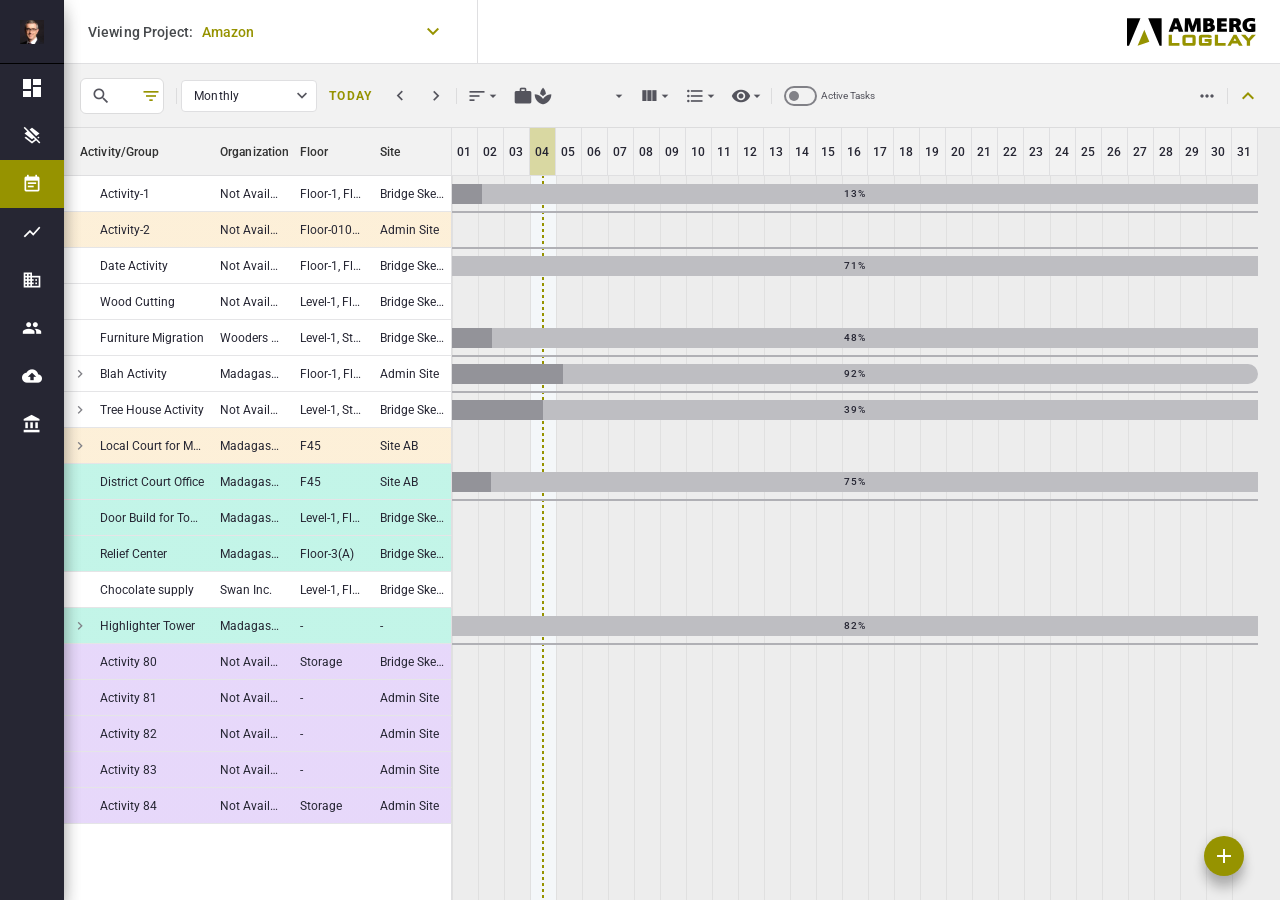
<file: planning/single-line-v1.html>
<!doctype html>
<html lang="en">
<head>
<meta charset="utf-8">
<meta name="viewport" content="width=device-width, initial-scale=1">
<title>LIM · Planning (single-line ribbon v1)</title>
<link rel="icon" href="data:image/svg+xml,%3Csvg xmlns='http://www.w3.org/2000/svg' viewBox='0 0 32 32'%3E%3Crect width='32' height='32' rx='6' fill='%23969300'/%3E%3Cpath d='M7 10h10v4H7zm4 6h14v4H11zm-2 6h8v4H9z' fill='white'/%3E%3C/svg%3E">
<link rel="preconnect" href="https://fonts.googleapis.com">
<link rel="preconnect" href="https://fonts.gstatic.com" crossorigin>
<link href="https://fonts.googleapis.com/css2?family=Roboto:wght@400;500;700&display=swap" rel="stylesheet">
<link href="https://fonts.googleapis.com/icon?family=Material+Icons" rel="stylesheet">
<link rel="stylesheet" href="assets/css/app.css?v=20261029.2">
<link rel="stylesheet" href="assets/css/single-line-v1.css?v=20261102.1">
</head>
<body>
<div class="app" id="app">
  <!-- Side navigation · LIM Figma "Group 97" (64px, raisin) -->
  <aside class="sidenav">
    <button class="sn-account" id="avatarBtn" data-tip="Max Mustermann" data-tip-pos="right"><img src="assets/fig/avatar.png" alt=""></button>
    <nav class="sn-items" id="snItems"></nav>
  </aside>
  <div class="main">
    <!-- App bar · LIM Figma "app bar/no nesting 1 ECAP 3" -->
    <header class="appbar">
      <button class="ab-project" id="projectBtn">
        <span class="ab-l">Viewing Project:</span>
        <span class="ab-v" id="projectName">Amazon</span>
        <span class="ms s24">keyboard_arrow_down</span>
      </button>
      <span class="sp"></span>
      <img class="ab-logo" src="assets/fig/amberg-logo.svg" alt="Amberg Loglay" width="129" height="28">
    </header>
    <div class="workspace">
      <div class="ribbon sl" id="ribbon"></div>
      <div class="ws-body">
        <section class="planning" id="planning"><div class="gantt" id="gantt"></div></section>
        <aside class="panel hidden" id="panel"></aside>
      </div>
    </div>
  </div>
</div>
<button class="fab" id="fab" data-tip="Add activity" data-tip-pos="left"><span class="ms s24">add</span></button>
<div id="layer"></div>
<div id="toasts"></div>
<div id="tip" class="tip"></div>
<input type="file" id="importFile" class="hidden" accept=".csv,.xlsx,.xml,.mpp">

<script src="assets/js/data.js?v=20261029.2"></script>
<script src="assets/js/store.js?v=20261029.2"></script>
<script src="assets/js/ui.js?v=20261029.2"></script>
<script src="assets/js/time.js?v=20261029.2"></script>
<script src="assets/js/gantt.js?v=20261029.2"></script>
<script src="assets/js/ribbon-single-v1.js?v=20261102.1"></script>
<script src="assets/js/panels.js?v=20261029.2"></script>
<script src="assets/js/app.js?v=20261029.2"></script>
<script src="../nav.js"></script>
</body>
</html>
</file>
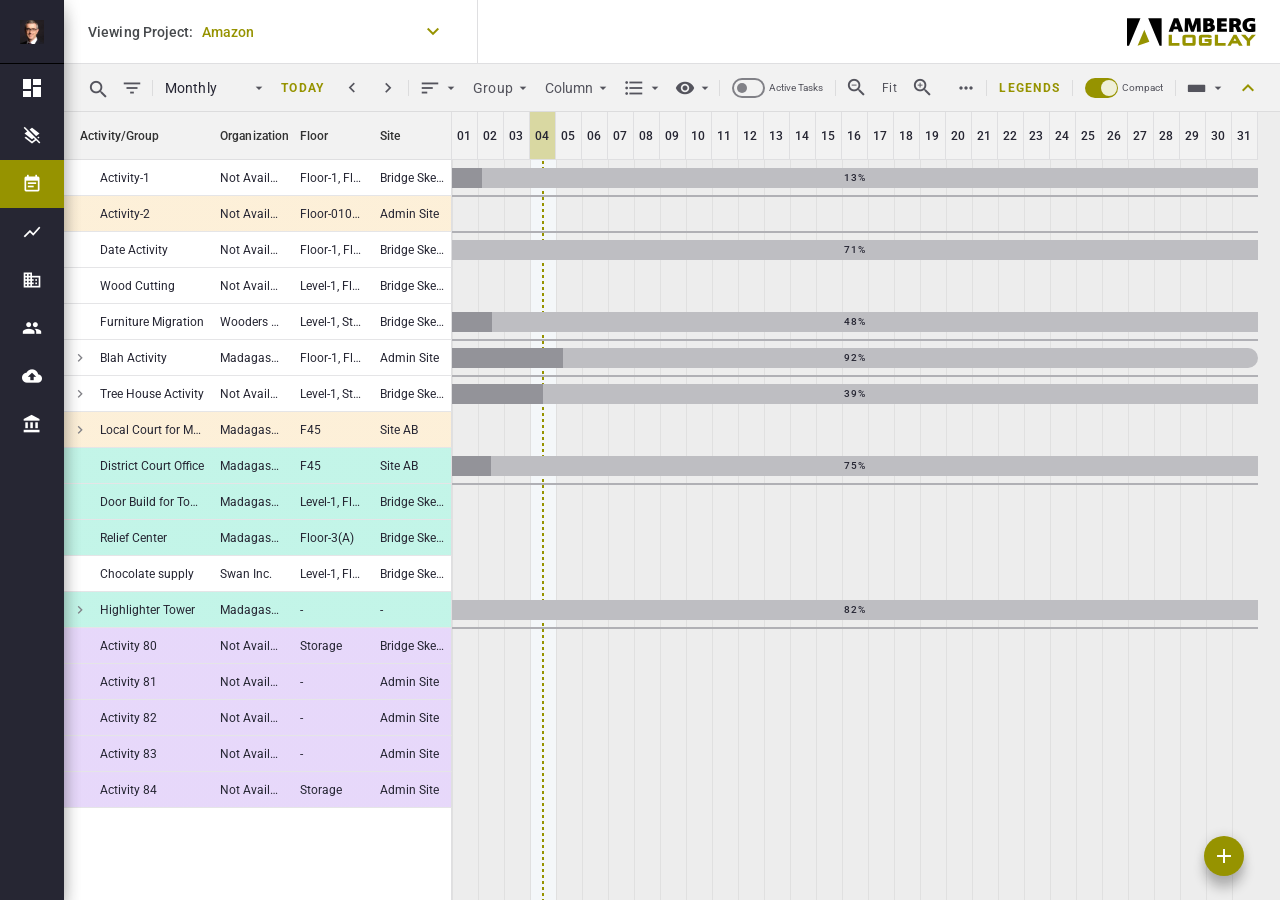
<file: planning/single-line-v2.html>
<!doctype html>
<html lang="en">
<head>
<meta charset="utf-8">
<meta name="viewport" content="width=device-width, initial-scale=1">
<title>LIM · Planning (ribbon v2)</title>
<link rel="icon" href="data:image/svg+xml,%3Csvg xmlns='http://www.w3.org/2000/svg' viewBox='0 0 32 32'%3E%3Crect width='32' height='32' rx='6' fill='%23969300'/%3E%3Cpath d='M7 10h10v4H7zm4 6h14v4H11zm-2 6h8v4H9z' fill='white'/%3E%3C/svg%3E">
<link rel="preconnect" href="https://fonts.googleapis.com">
<link rel="preconnect" href="https://fonts.gstatic.com" crossorigin>
<link href="https://fonts.googleapis.com/css2?family=Roboto:wght@400;500;700&display=swap" rel="stylesheet">
<link href="https://fonts.googleapis.com/icon?family=Material+Icons" rel="stylesheet">
<link rel="stylesheet" href="assets/css/app.css?v=20261029.2">
<link rel="stylesheet" href="assets/css/single-line-v2.css?v=20261105.3">
</head>
<body>
<div class="app" id="app">
  <!-- Side navigation · LIM Figma "Group 97" (64px, raisin) -->
  <aside class="sidenav">
    <button class="sn-account" id="avatarBtn" data-tip="Max Mustermann" data-tip-pos="right"><img src="assets/fig/avatar.png" alt=""></button>
    <nav class="sn-items" id="snItems"></nav>
  </aside>
  <div class="main">
    <!-- App bar · LIM Figma "app bar/no nesting 1 ECAP 3" -->
    <header class="appbar">
      <button class="ab-project" id="projectBtn">
        <span class="ab-l">Viewing Project:</span>
        <span class="ab-v" id="projectName">Amazon</span>
        <span class="ms s24">keyboard_arrow_down</span>
      </button>
      <span class="sp"></span>
      <img class="ab-logo" src="assets/fig/amberg-logo.svg" alt="Amberg Loglay" width="129" height="28">
    </header>
    <div class="workspace">
      <div class="ribbon sl" id="ribbon"></div>
      <div class="ws-body">
        <section class="planning" id="planning"><div class="gantt" id="gantt"></div></section>
        <aside class="panel hidden" id="panel"></aside>
      </div>
    </div>
  </div>
</div>
<button class="fab" id="fab" data-tip="Add activity" data-tip-pos="left"><span class="ms s24">add</span></button>
<div id="layer"></div>
<div id="toasts"></div>
<div id="tip" class="tip"></div>
<input type="file" id="importFile" class="hidden" accept=".csv,.xlsx,.xml,.mpp">

<script src="assets/js/data.js?v=20261029.2"></script>
<script src="assets/js/store.js?v=20261029.2"></script>
<script src="assets/js/ui.js?v=20261029.2"></script>
<script src="assets/js/time.js?v=20261029.2"></script>
<script src="assets/js/gantt.js?v=20261029.2"></script>
<script src="assets/js/ribbon.js?v=20261029.2"></script>
<script>window.R_classic = window.R;</script>
<script src="assets/js/ribbon-single-v2.js?v=20261105.3"></script>
<script src="assets/js/panels.js?v=20261029.2"></script>
<script src="assets/js/app.js?v=20261029.2"></script>
<script src="../nav.js"></script>
</body>
</html>
</file>
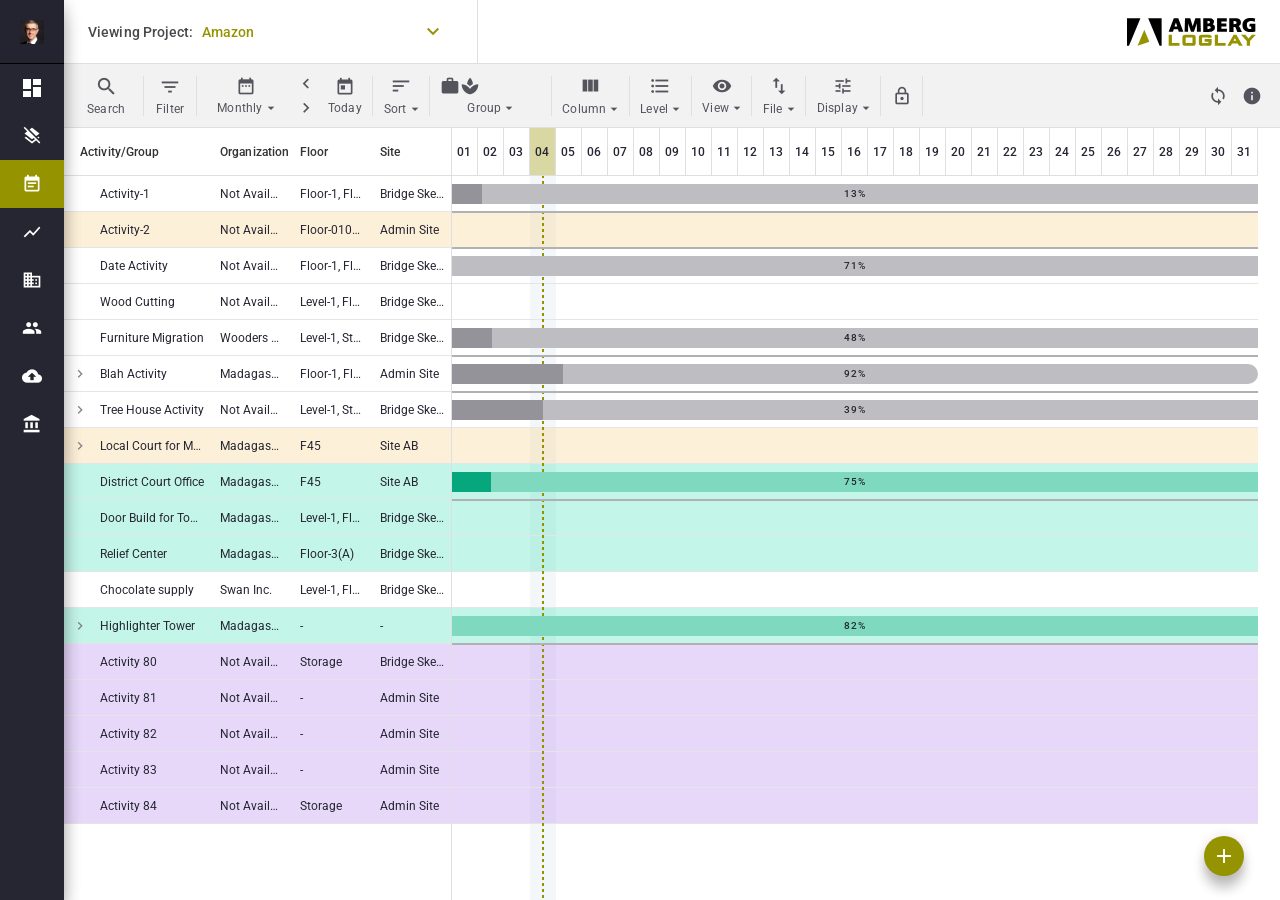
<file: planning/single-line-v3.html>
<!doctype html>
<html lang="en">
<head>
<meta charset="utf-8">
<meta name="viewport" content="width=device-width, initial-scale=1">
<title>LIM · Planning (ribbon v3, stored)</title>
<link rel="icon" href="data:image/svg+xml,%3Csvg xmlns='http://www.w3.org/2000/svg' viewBox='0 0 32 32'%3E%3Crect width='32' height='32' rx='6' fill='%23969300'/%3E%3Cpath d='M7 10h10v4H7zm4 6h14v4H11zm-2 6h8v4H9z' fill='white'/%3E%3C/svg%3E">
<link rel="preconnect" href="https://fonts.googleapis.com">
<link rel="preconnect" href="https://fonts.gstatic.com" crossorigin>
<link href="https://fonts.googleapis.com/css2?family=Roboto:wght@400;500;700&display=swap" rel="stylesheet">
<link href="https://fonts.googleapis.com/icon?family=Material+Icons" rel="stylesheet">
<link rel="stylesheet" href="assets/css/app.css?v=20261029.2">
<link rel="stylesheet" href="assets/css/single-line-v3.css">
</head>
<body>
<div class="app" id="app">
  <!-- Side navigation · LIM Figma "Group 97" (64px, raisin) -->
  <aside class="sidenav">
    <button class="sn-account" id="avatarBtn" data-tip="Max Mustermann" data-tip-pos="right"><img src="assets/fig/avatar.png" alt=""></button>
    <nav class="sn-items" id="snItems"></nav>
  </aside>
  <div class="main">
    <!-- App bar · LIM Figma "app bar/no nesting 1 ECAP 3" -->
    <header class="appbar">
      <button class="ab-project" id="projectBtn">
        <span class="ab-l">Viewing Project:</span>
        <span class="ab-v" id="projectName">Amazon</span>
        <span class="ms s24">keyboard_arrow_down</span>
      </button>
      <span class="sp"></span>
      <img class="ab-logo" src="assets/fig/amberg-logo.svg" alt="Amberg Loglay" width="129" height="28">
    </header>
    <div class="workspace">
      <div class="ribbon sl" id="ribbon"></div>
      <div class="ws-body">
        <section class="planning" id="planning"><div class="gantt" id="gantt"></div></section>
        <aside class="panel hidden" id="panel"></aside>
      </div>
    </div>
  </div>
</div>
<button class="fab" id="fab" data-tip="Add activity" data-tip-pos="left"><span class="ms s24">add</span></button>
<div id="layer"></div>
<div id="toasts"></div>
<div id="tip" class="tip"></div>
<input type="file" id="importFile" class="hidden" accept=".csv,.xlsx,.xml,.mpp">

<script src="assets/js/data.js?v=20261029.2"></script>
<script src="assets/js/store.js?v=20261110.1"></script>
<script src="assets/js/ui.js?v=20261029.2"></script>
<script src="assets/js/time.js?v=20261029.2"></script>
<script src="assets/js/gantt.js?v=20261110.2"></script>
<script src="assets/js/ribbon-single-v3.js"></script>
<script src="assets/js/panels.js?v=20261113.1"></script>
<script src="assets/js/details-v3.js?v=20261112.1"></script>
<script src="assets/js/app.js?v=20261029.2"></script>
<script src="../nav.js"></script>
</body>
</html>
</file>
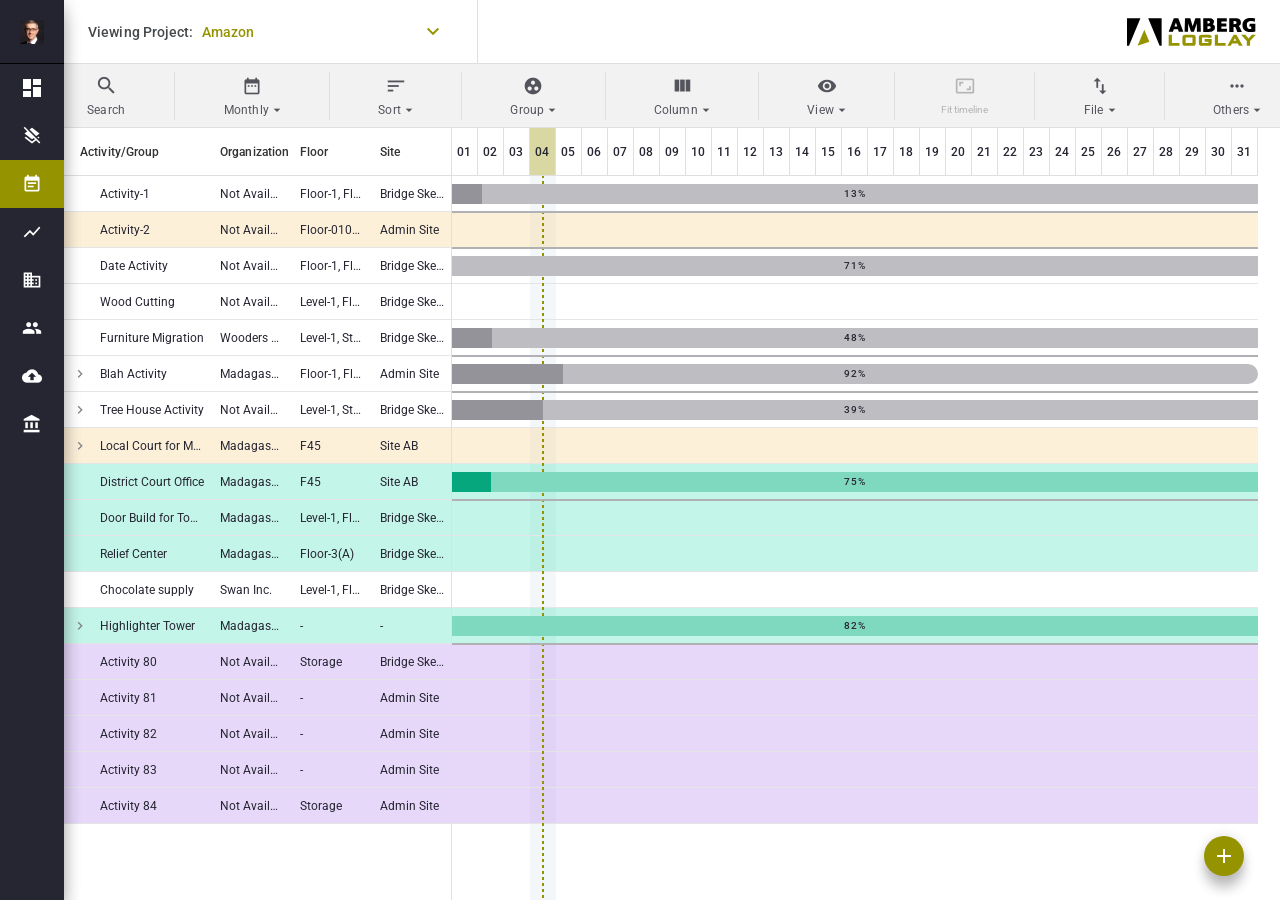
<file: planning/single-line.html>
<!doctype html>
<html lang="en">
<head>
<meta charset="utf-8">
<meta name="viewport" content="width=device-width, initial-scale=1">
<title>LIM · Planning (ribbon v4)</title>
<link rel="icon" href="data:image/svg+xml,%3Csvg xmlns='http://www.w3.org/2000/svg' viewBox='0 0 32 32'%3E%3Crect width='32' height='32' rx='6' fill='%23969300'/%3E%3Cpath d='M7 10h10v4H7zm4 6h14v4H11zm-2 6h8v4H9z' fill='white'/%3E%3C/svg%3E">
<link rel="preconnect" href="https://fonts.googleapis.com">
<link rel="preconnect" href="https://fonts.gstatic.com" crossorigin>
<link href="https://fonts.googleapis.com/css2?family=Roboto:wght@400;500;700&display=swap" rel="stylesheet">
<link href="https://fonts.googleapis.com/icon?family=Material+Icons" rel="stylesheet">
<link rel="stylesheet" href="assets/css/app.css?v=20261029.2">
<link rel="stylesheet" href="assets/css/single-line.css?v=20261126.3">
</head>
<body>
<div class="app" id="app">
  <!-- Side navigation · LIM Figma "Group 97" (64px, raisin) -->
  <aside class="sidenav">
    <button class="sn-account" id="avatarBtn" data-tip="Max Mustermann" data-tip-pos="right"><img src="assets/fig/avatar.png" alt=""></button>
    <nav class="sn-items" id="snItems"></nav>
  </aside>
  <div class="main">
    <!-- App bar · LIM Figma "app bar/no nesting 1 ECAP 3" -->
    <header class="appbar">
      <button class="ab-project" id="projectBtn">
        <span class="ab-l">Viewing Project:</span>
        <span class="ab-v" id="projectName">Amazon</span>
        <span class="ms s24">keyboard_arrow_down</span>
      </button>
      <span class="sp"></span>
      <img class="ab-logo" src="assets/fig/amberg-logo.svg" alt="Amberg Loglay" width="129" height="28">
    </header>
    <div class="workspace">
      <div class="ribbon sl" id="ribbon"></div>
      <div class="ws-body">
        <section class="planning" id="planning"><div class="gantt" id="gantt"></div></section>
        <aside class="panel hidden" id="panel"></aside>
      </div>
    </div>
  </div>
</div>
<button class="fab" id="fab" data-tip="Add activity" data-tip-pos="left"><span class="ms s24">add</span></button>
<div id="layer"></div>
<div id="toasts"></div>
<div id="tip" class="tip"></div>
<input type="file" id="importFile" class="hidden" accept=".csv,.xlsx,.xml,.mpp">

<script src="assets/js/data.js?v=20261029.2"></script>
<script src="assets/js/store.js?v=20261110.1"></script>
<script src="assets/js/ui.js?v=20261029.2"></script>
<script src="assets/js/time.js?v=20261029.2"></script>
<script src="assets/js/gantt.js?v=20261126.2"></script>
<script src="assets/js/ribbon-single.js?v=20261126.3"></script>
<script src="assets/js/panels.js?v=20261113.1"></script>
<script src="assets/js/details-v3.js?v=20261112.1"></script>
<script src="assets/js/app.js?v=20261029.2"></script>
<script src="../nav.js"></script>
</body>
</html>
</file>
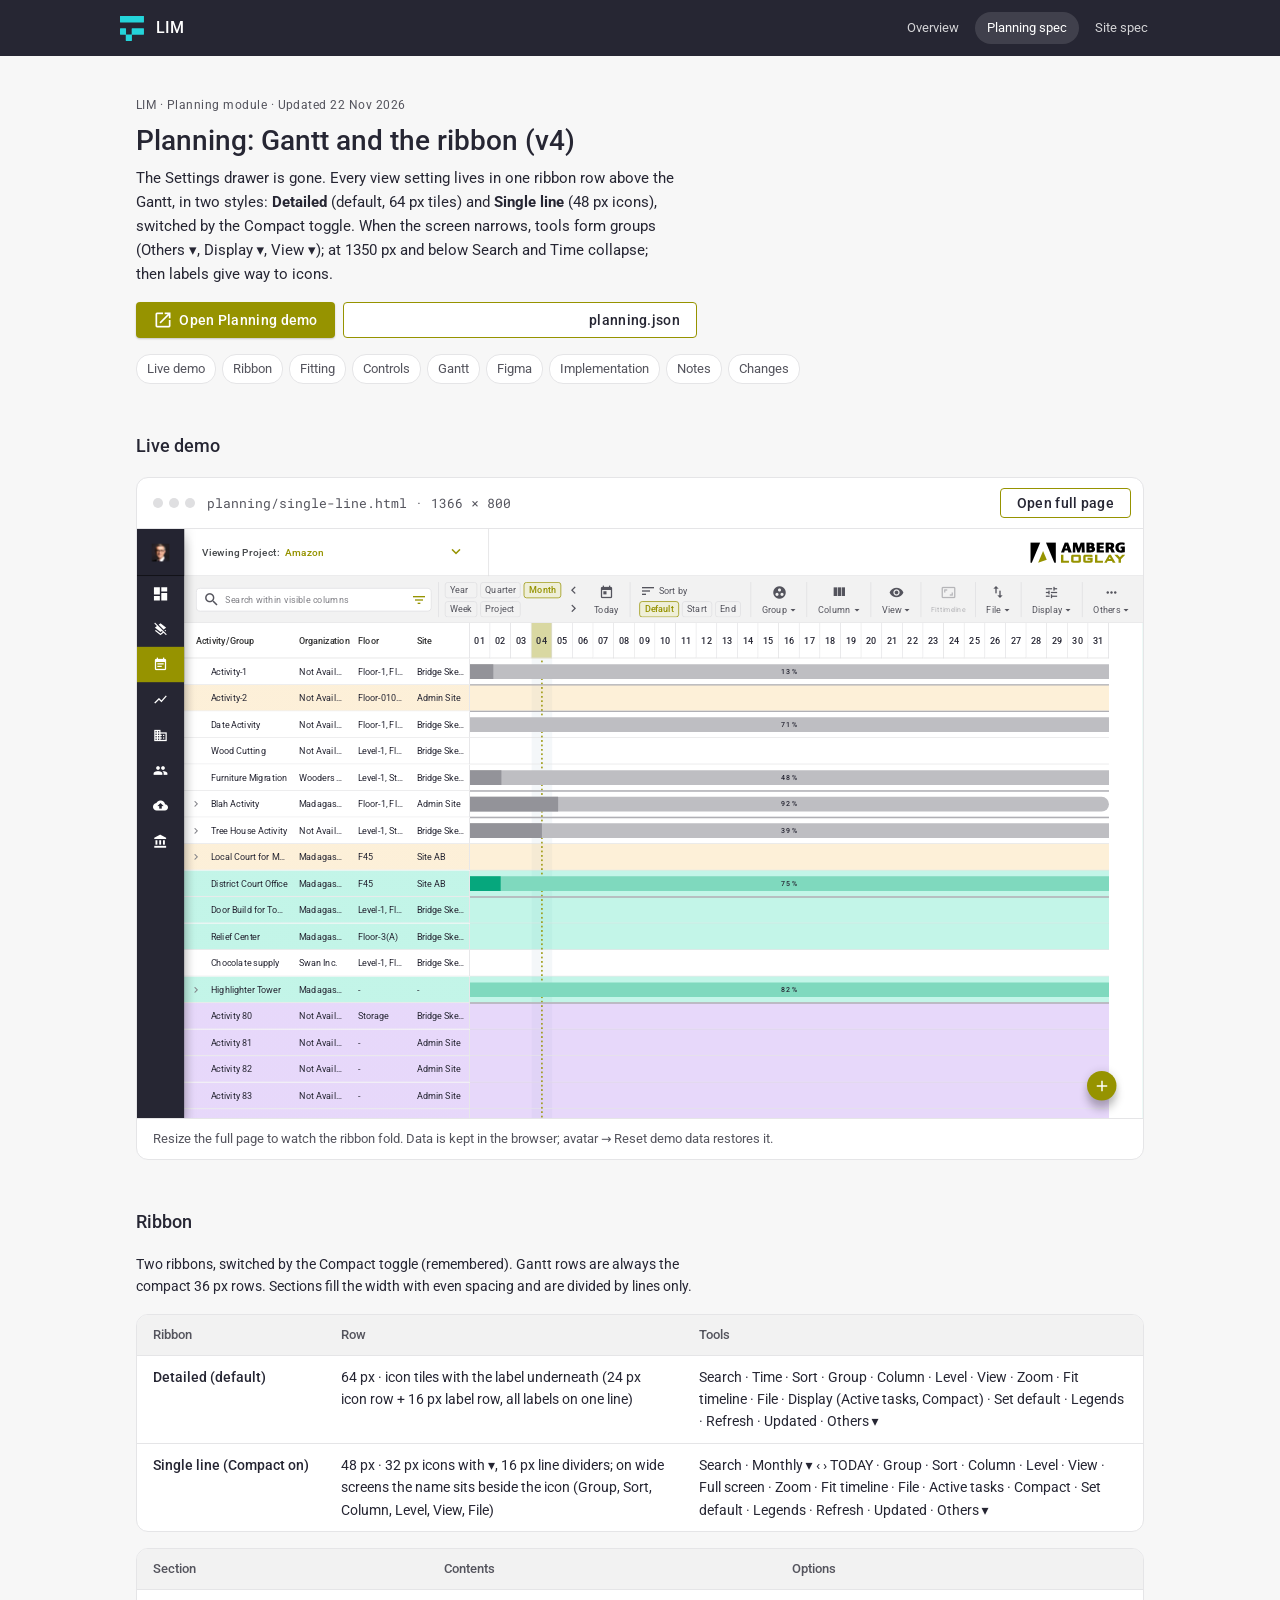
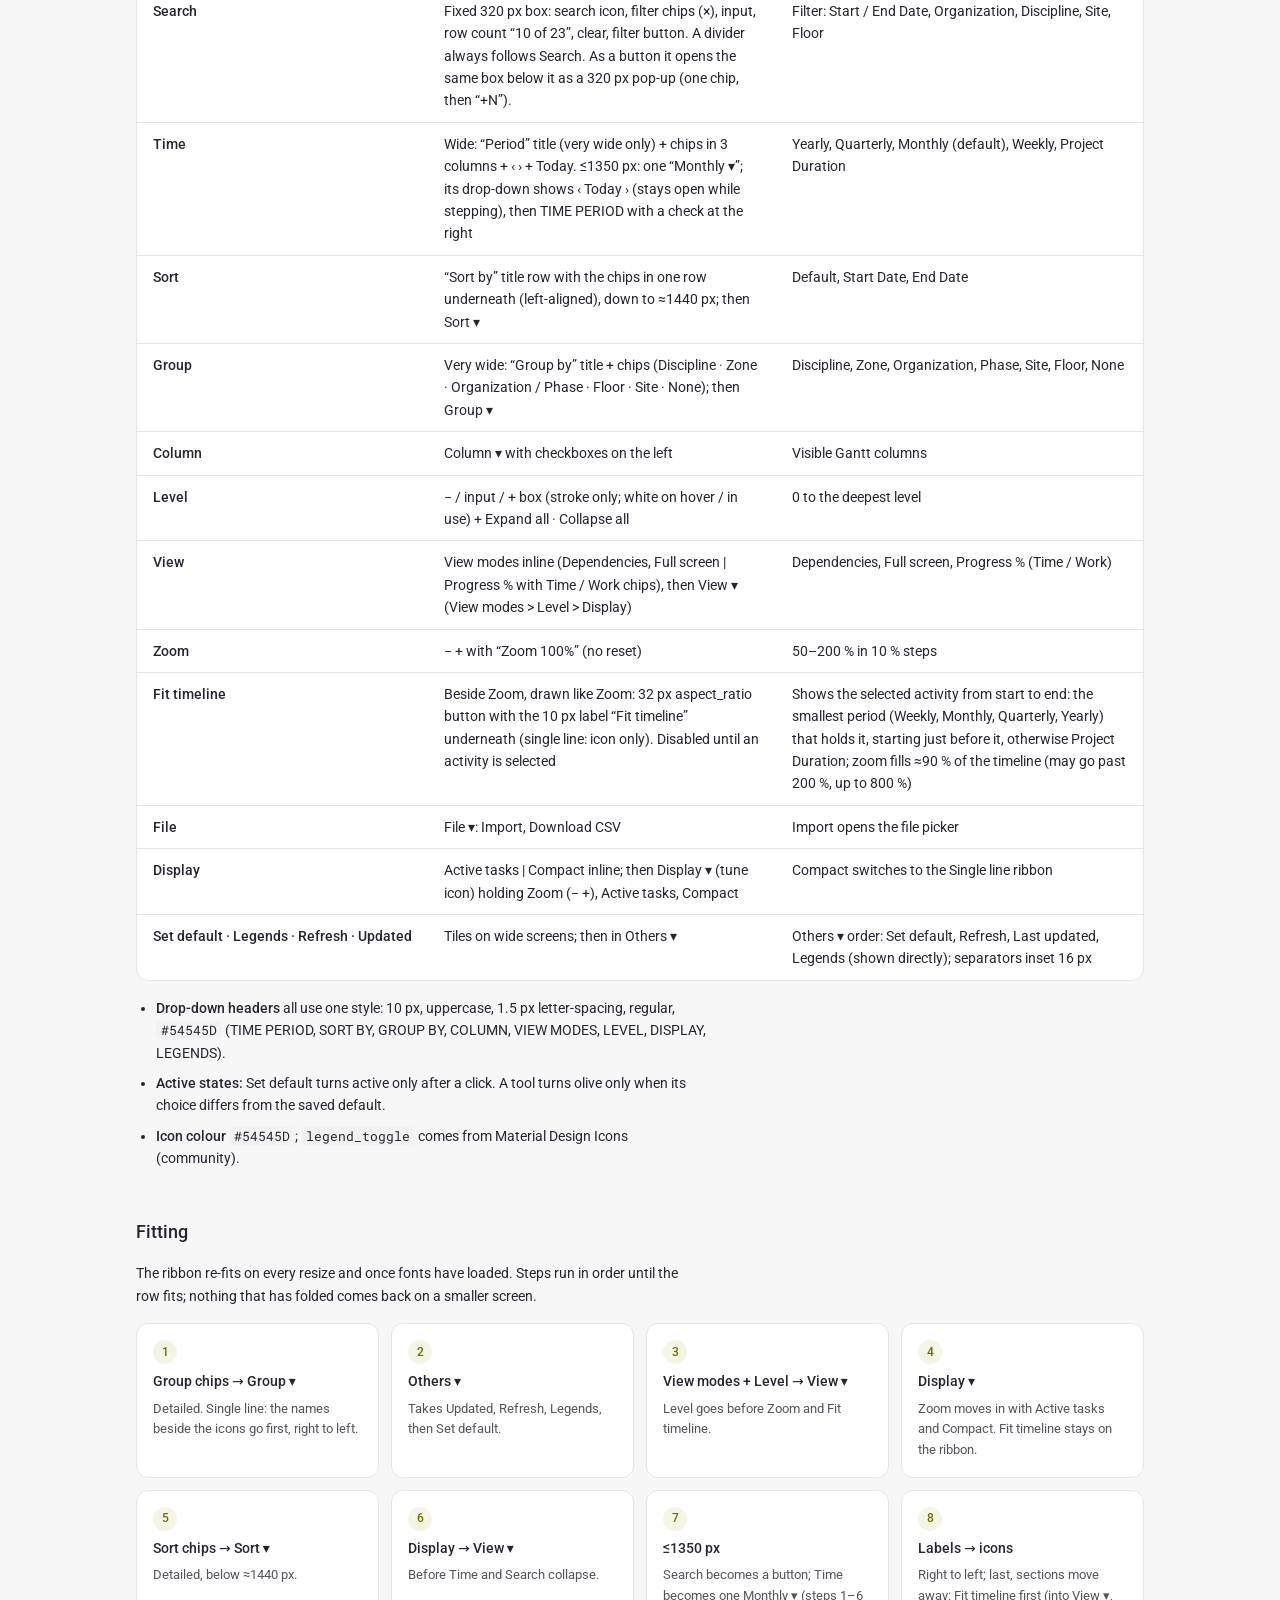
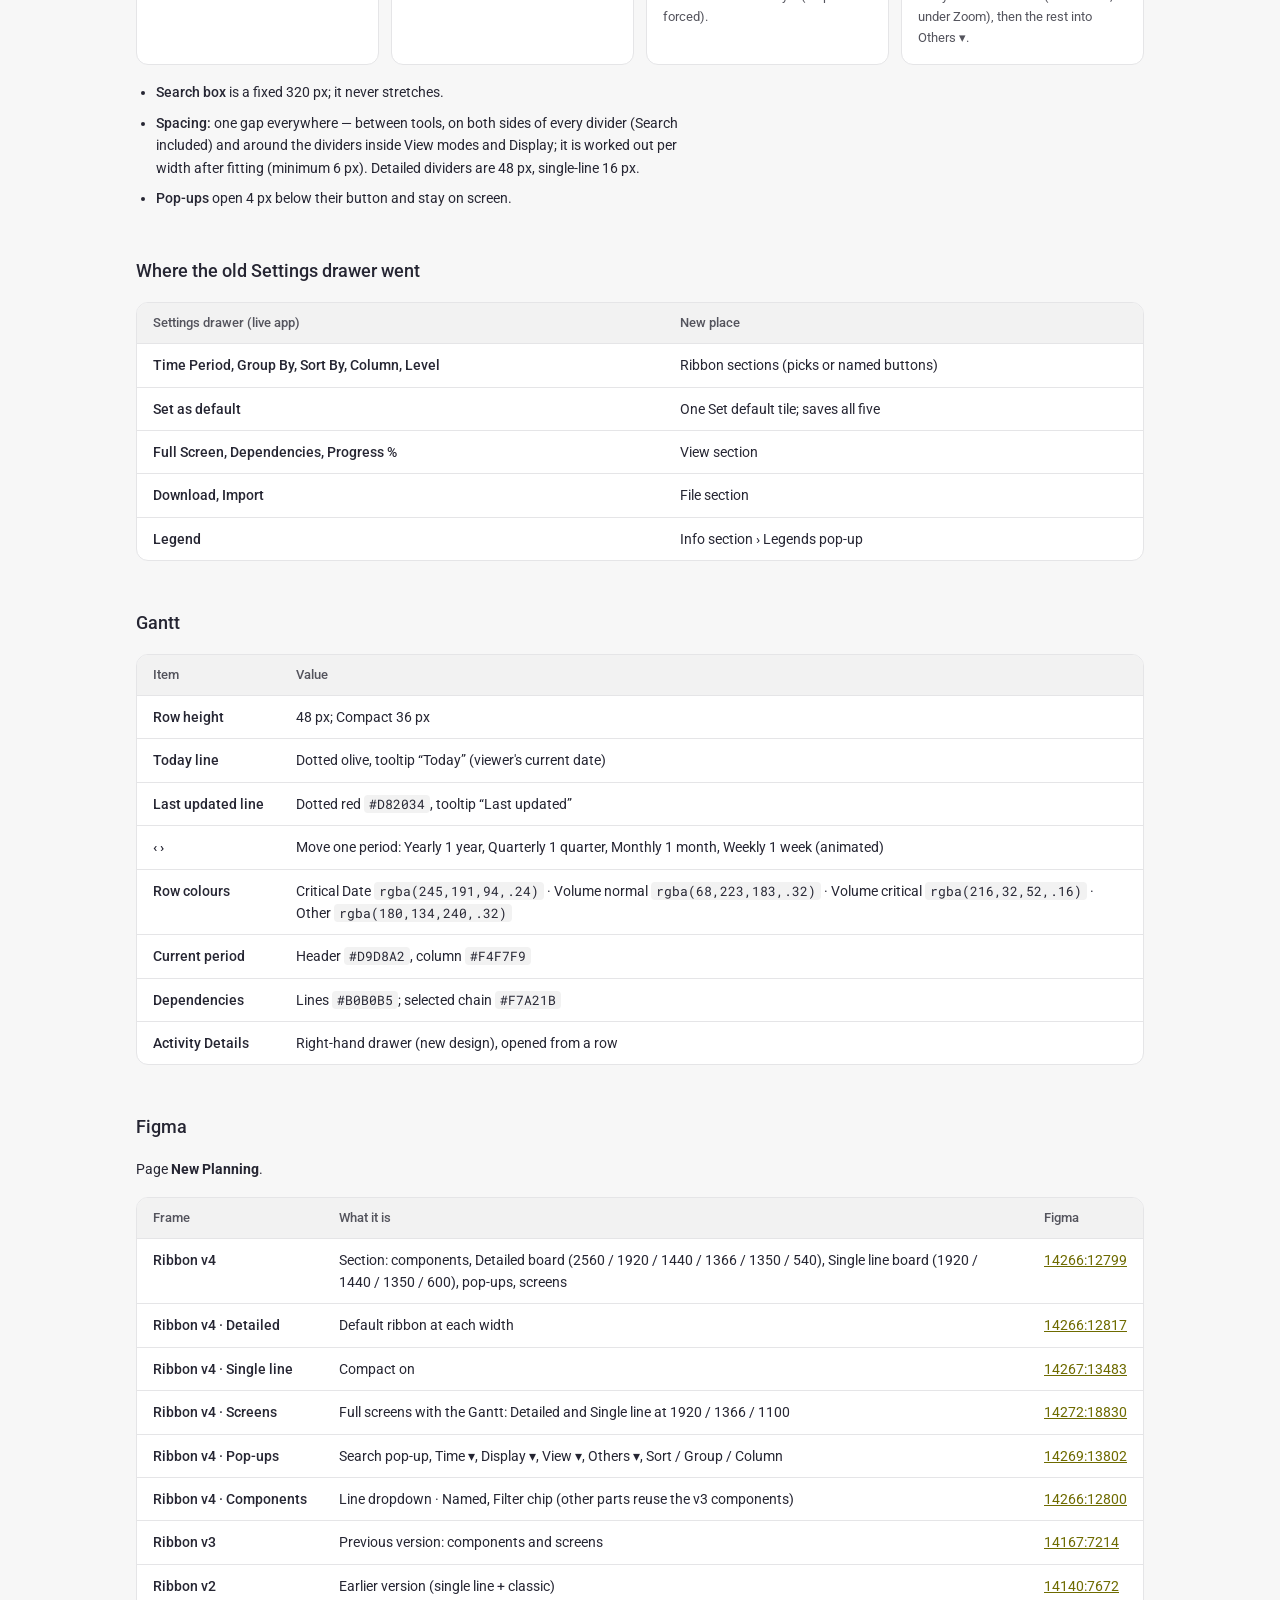
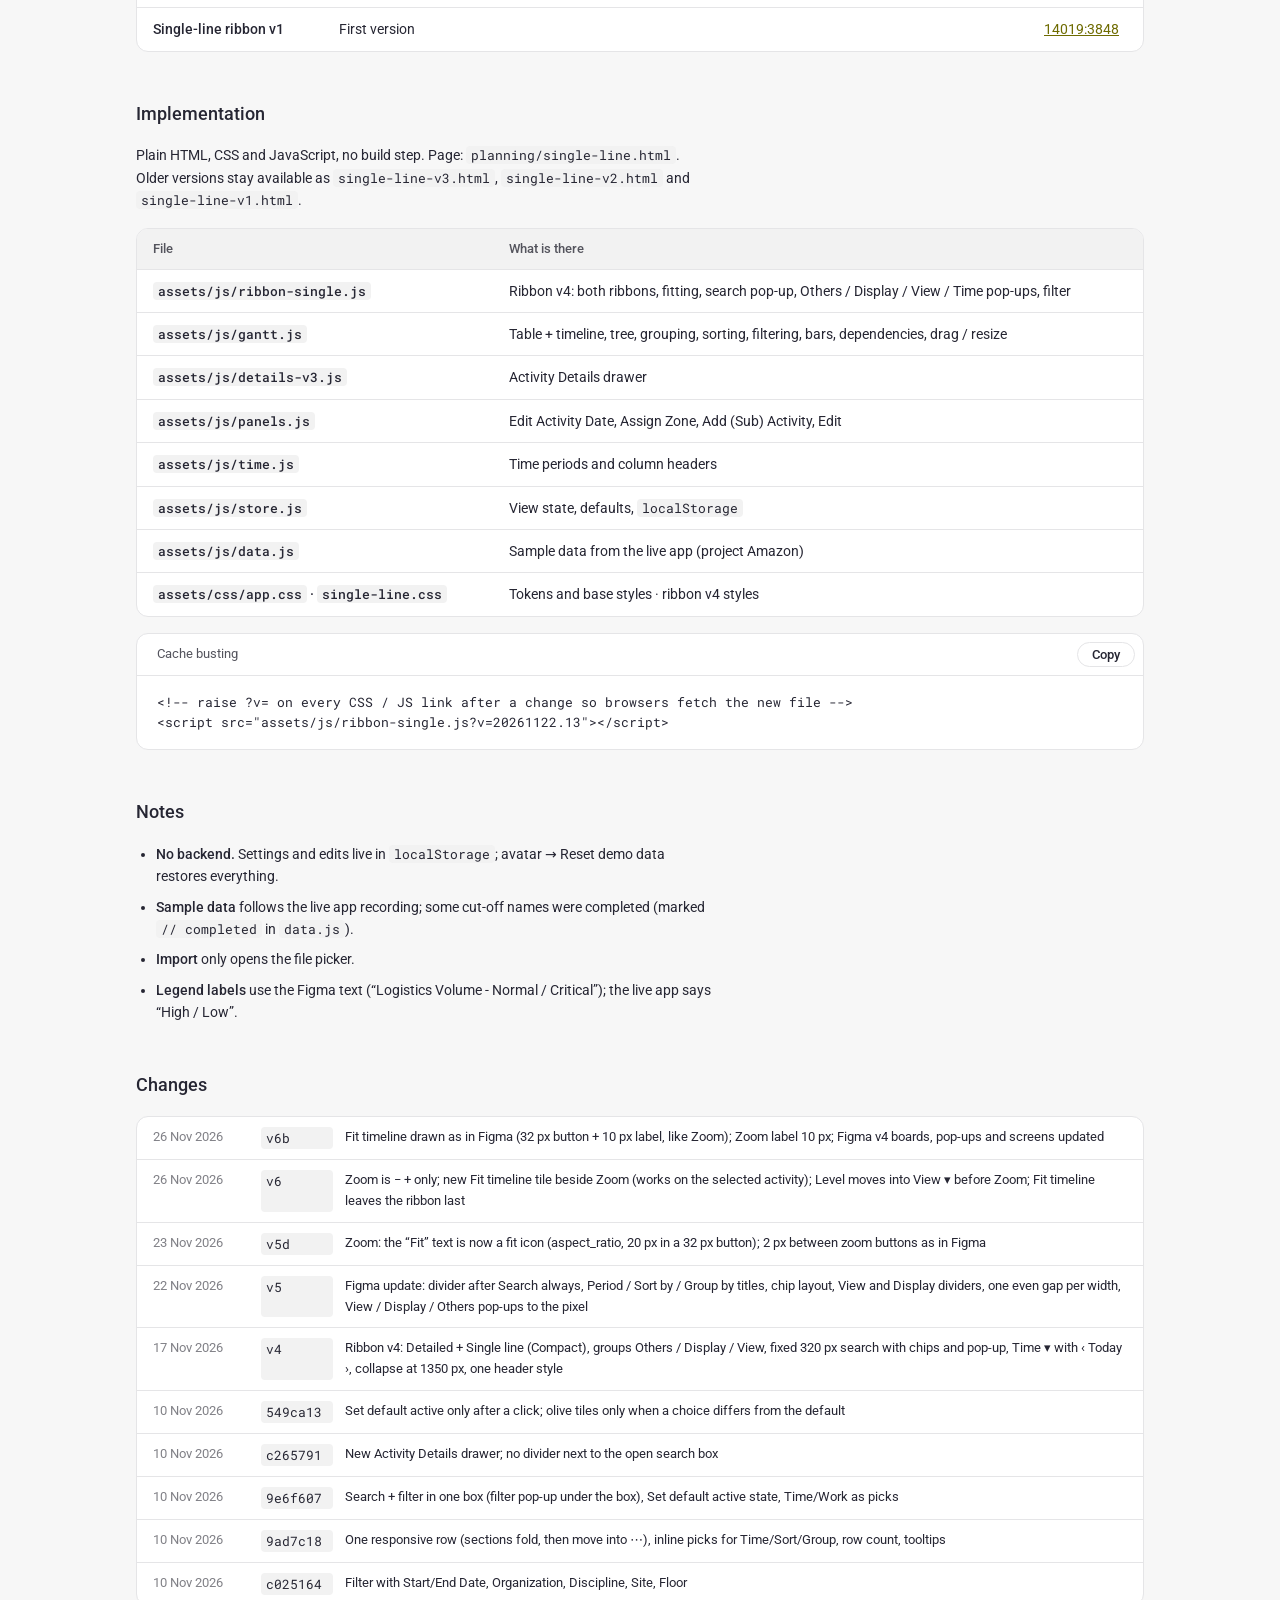
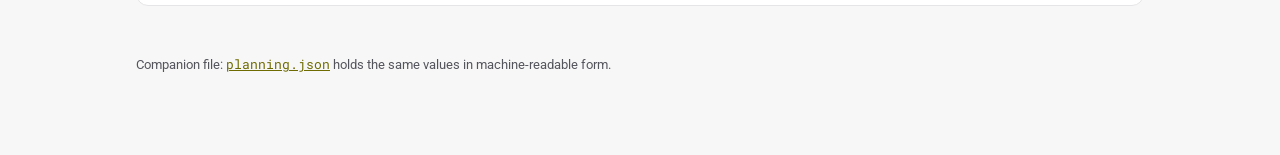
<file: specs/planning.html>
<!doctype html>
<html lang="en">
<head>
<meta charset="utf-8">
<meta name="viewport" content="width=device-width, initial-scale=1">
<title>Planning Spec</title>
<link rel="icon" type="image/svg+xml" href="../lim-logo.svg">
<link href="https://fonts.googleapis.com/css2?family=Roboto:wght@400;500;700&family=Roboto+Mono&display=swap" rel="stylesheet">
<link href="https://fonts.googleapis.com/icon?family=Material+Icons" rel="stylesheet">
<link rel="stylesheet" href="spec.css">
</head>
<body>
<div class="bar"><img src="../lim-logo.svg" alt=""><b>LIM</b>
  <nav><a href="../">Overview</a><a href="planning.html" aria-current="page">Planning spec</a><a href="site.html">Site spec</a></nav>
</div>
<main class="page">
  <header class="intro">
    <span class="eyebrow">LIM · Planning module · Updated 22 Nov 2026</span>
    <h1>Planning: Gantt and the ribbon (v4)</h1>
    <p class="lead">The Settings drawer is gone. Every view setting lives in one ribbon row above the Gantt, in two styles: <b>Detailed</b> (default, 64 px tiles) and <b>Single line</b> (48 px icons), switched by the Compact toggle. When the screen narrows, tools form groups (Others ▾, Display ▾, View ▾); at 1350 px and below Search and Time collapse; then labels give way to icons.</p>
    <div class="btns" style="margin-top:8px"><a class="btn primary" href="../planning/single-line.html"><span class="ms">open_in_new</span>Open Planning demo</a><a class="btn line" href="planning.json"><span class="ms">data_object</span>planning.json</a></div>
    <nav class="toc" aria-label="On this page" style="margin-top:8px"><a href="#demo">Live demo</a><a href="#ribbon">Ribbon</a><a href="#fit">Fitting</a><a href="#controls">Controls</a><a href="#gantt">Gantt</a><a href="#figma">Figma</a><a href="#impl">Implementation</a><a href="#notes">Notes</a><a href="#log">Changes</a></nav>
  </header>

  <section id="demo" aria-labelledby="demo-h">
    <h2 id="demo-h">Live demo</h2>
    <div class="demo">
      <div class="demo-bar"><span class="dots"><i></i><i></i><i></i></span><span class="url">planning/single-line.html · 1366 × 800</span><a class="btn line" style="height:30px" href="../planning/single-line.html">Open full page</a></div>
      <div class="demo-stage" data-scale="height"><iframe src="../planning/single-line.html" title="Planning demo" width="1366" height="800" loading="lazy"></iframe></div>
      <p class="demo-note">Resize the full page to watch the ribbon fold. Data is kept in the browser; avatar → Reset demo data restores it.</p>
    </div>
  </section>

  <section id="ribbon" aria-labelledby="rib-h">
    <h2 id="rib-h">Ribbon</h2>
    <p>Two ribbons, switched by the Compact toggle (remembered). Gantt rows are always the compact 36 px rows. Sections fill the width with even spacing and are divided by lines only.</p>
    <div class="table-wrap">
      <table>
        <thead><tr><th>Ribbon</th><th>Row</th><th>Tools</th></tr></thead>
        <tbody>
          <tr><td>Detailed (default)</td><td>64 px · icon tiles with the label underneath (24 px icon row + 16 px label row, all labels on one line)</td><td>Search · Time · Sort · Group · Column · Level · View · Zoom · Fit timeline · File · Display (Active tasks, Compact) · Set default · Legends · Refresh · Updated · Others ▾</td></tr>
          <tr><td>Single line (Compact on)</td><td>48 px · 32 px icons with ▾, 16 px line dividers; on wide screens the name sits beside the icon (Group, Sort, Column, Level, View, File)</td><td>Search · Monthly ▾ ‹ › TODAY · Group · Sort · Column · Level · View · Full screen · Zoom · Fit timeline · File · Active tasks · Compact · Set default · Legends · Refresh · Updated · Others ▾</td></tr>
        </tbody>
      </table>
    </div>
    <div class="table-wrap">
      <table>
        <thead><tr><th>Section</th><th>Contents</th><th>Options</th></tr></thead>
        <tbody>
          <tr><td>Search</td><td>Fixed 320 px box: search icon, filter chips (×), input, row count “10 of 23”, clear, filter button. A divider always follows Search. As a button it opens the same box below it as a 320 px pop-up (one chip, then “+N”).</td><td>Filter: Start / End Date, Organization, Discipline, Site, Floor</td></tr>
          <tr><td>Time</td><td>Wide: “Period” title (very wide only) + chips in 3 columns + ‹ › + Today. ≤1350 px: one “Monthly ▾”; its drop-down shows ‹ Today › (stays open while stepping), then TIME PERIOD with a check at the right</td><td>Yearly, Quarterly, Monthly (default), Weekly, Project Duration</td></tr>
          <tr><td>Sort</td><td>“Sort by” title row with the chips in one row underneath (left-aligned), down to ≈1440 px; then Sort ▾</td><td>Default, Start Date, End Date</td></tr>
          <tr><td>Group</td><td>Very wide: “Group by” title + chips (Discipline · Zone · Organization / Phase · Floor · Site · None); then Group ▾</td><td>Discipline, Zone, Organization, Phase, Site, Floor, None</td></tr>
          <tr><td>Column</td><td>Column ▾ with checkboxes on the left</td><td>Visible Gantt columns</td></tr>
          <tr><td>Level</td><td>− / input / + box (stroke only; white on hover / in use) + Expand all · Collapse all</td><td>0 to the deepest level</td></tr>
          <tr><td>View</td><td>View modes inline (Dependencies, Full screen | Progress % with Time / Work chips), then View ▾ (View modes &gt; Level &gt; Display)</td><td>Dependencies, Full screen, Progress % (Time / Work)</td></tr>
          <tr><td>Zoom</td><td>− + with “Zoom 100%” (no reset)</td><td>50–200 % in 10 % steps</td></tr>
          <tr><td>Fit timeline</td><td>Beside Zoom, drawn like Zoom: 32 px aspect_ratio button with the 10 px label “Fit timeline” underneath (single line: icon only). Disabled until an activity is selected</td><td>Shows the selected activity from start to end: the smallest period (Weekly, Monthly, Quarterly, Yearly) that holds it, starting just before it, otherwise Project Duration; zoom fills ≈90 % of the timeline (may go past 200 %, up to 800 %)</td></tr>
          <tr><td>File</td><td>File ▾: Import, Download CSV</td><td>Import opens the file picker</td></tr>
          <tr><td>Display</td><td>Active tasks | Compact inline; then Display ▾ (tune icon) holding Zoom (− +), Active tasks, Compact</td><td>Compact switches to the Single line ribbon</td></tr>
          <tr><td>Set default · Legends · Refresh · Updated</td><td>Tiles on wide screens; then in Others ▾</td><td>Others ▾ order: Set default, Refresh, Last updated, Legends (shown directly); separators inset 16 px</td></tr>
        </tbody>
      </table>
    </div>
    <ul class="plain">
      <li><strong>Drop-down headers</strong> all use one style: 10 px, uppercase, 1.5 px letter-spacing, regular, <code>#54545D</code> (TIME PERIOD, SORT BY, GROUP BY, COLUMN, VIEW MODES, LEVEL, DISPLAY, LEGENDS).</li>
      <li><strong>Active states:</strong> Set default turns active only after a click. A tool turns olive only when its choice differs from the saved default.</li>
      <li><strong>Icon colour</strong> <code>#54545D</code>; <code>legend_toggle</code> comes from Material Design Icons (community).</li>
    </ul>
  </section>

  <section id="fit" aria-labelledby="fit-h">
    <h2 id="fit-h">Fitting</h2>
    <p>The ribbon re-fits on every resize and once fonts have loaded. Steps run in order until the row fits; nothing that has folded comes back on a smaller screen.</p>
    <div class="flow">
      <div class="step"><span class="n">1</span><b>Group chips → Group ▾</b><span>Detailed. Single line: the names beside the icons go first, right to left.</span></div>
      <div class="step"><span class="n">2</span><b>Others ▾</b><span>Takes Updated, Refresh, Legends, then Set default.</span></div>
      <div class="step"><span class="n">3</span><b>View modes + Level → View ▾</b><span>Level goes before Zoom and Fit timeline.</span></div>
      <div class="step"><span class="n">4</span><b>Display ▾</b><span>Zoom moves in with Active tasks and Compact. Fit timeline stays on the ribbon.</span></div>
      <div class="step"><span class="n">5</span><b>Sort chips → Sort ▾</b><span>Detailed, below ≈1440 px.</span></div>
      <div class="step"><span class="n">6</span><b>Display → View ▾</b><span>Before Time and Search collapse.</span></div>
      <div class="step"><span class="n">7</span><b>≤1350 px</b><span>Search becomes a button; Time becomes one Monthly ▾ (steps 1–6 forced).</span></div>
      <div class="step"><span class="n">8</span><b>Labels → icons</b><span>Right to left; last, sections move away: Fit timeline first (into View ▾, under Zoom), then the rest into Others ▾.</span></div>
    </div>
    <ul class="plain">
      <li><strong>Search box</strong> is a fixed 320 px; it never stretches.</li>
      <li><strong>Spacing:</strong> one gap everywhere — between tools, on both sides of every divider (Search included) and around the dividers inside View modes and Display; it is worked out per width after fitting (minimum 6 px). Detailed dividers are 48 px, single-line 16 px.</li>
      <li><strong>Pop-ups</strong> open 4 px below their button and stay on screen.</li>
    </ul>
  </section>

  <section id="controls" aria-labelledby="ctl-h">
    <h2 id="ctl-h">Where the old Settings drawer went</h2>
    <div class="table-wrap">
      <table>
        <thead><tr><th>Settings drawer (live app)</th><th>New place</th></tr></thead>
        <tbody>
          <tr><td>Time Period, Group By, Sort By, Column, Level</td><td>Ribbon sections (picks or named buttons)</td></tr>
          <tr><td>Set as default</td><td>One Set default tile; saves all five</td></tr>
          <tr><td>Full Screen, Dependencies, Progress %</td><td>View section</td></tr>
          <tr><td>Download, Import</td><td>File section</td></tr>
          <tr><td>Legend</td><td>Info section › Legends pop-up</td></tr>
        </tbody>
      </table>
    </div>
  </section>

  <section id="gantt" aria-labelledby="gantt-h">
    <h2 id="gantt-h">Gantt</h2>
    <div class="table-wrap">
      <table>
        <thead><tr><th>Item</th><th>Value</th></tr></thead>
        <tbody>
          <tr><td>Row height</td><td>48 px; Compact 36 px</td></tr>
          <tr><td>Today line</td><td>Dotted olive, tooltip “Today” (viewer's current date)</td></tr>
          <tr><td>Last updated line</td><td>Dotted red <code>#D82034</code>, tooltip “Last updated”</td></tr>
          <tr><td>‹ ›</td><td>Move one period: Yearly 1 year, Quarterly 1 quarter, Monthly 1 month, Weekly 1 week (animated)</td></tr>
          <tr><td>Row colours</td><td>Critical Date <code>rgba(245,191,94,.24)</code> · Volume normal <code>rgba(68,223,183,.32)</code> · Volume critical <code>rgba(216,32,52,.16)</code> · Other <code>rgba(180,134,240,.32)</code></td></tr>
          <tr><td>Current period</td><td>Header <code>#D9D8A2</code>, column <code>#F4F7F9</code></td></tr>
          <tr><td>Dependencies</td><td>Lines <code>#B0B0B5</code>; selected chain <code>#F7A21B</code></td></tr>
          <tr><td>Activity Details</td><td>Right-hand drawer (new design), opened from a row</td></tr>
        </tbody>
      </table>
    </div>
  </section>

  <section id="figma" aria-labelledby="figma-h">
    <h2 id="figma-h">Figma</h2>
    <p>Page <b>New Planning</b>.</p>
    <div class="table-wrap">
      <table>
        <thead><tr><th>Frame</th><th>What it is</th><th>Figma</th></tr></thead>
        <tbody>
          <tr><td>Ribbon v4</td><td>Section: components, Detailed board (2560 / 1920 / 1440 / 1366 / 1350 / 540), Single line board (1920 / 1440 / 1350 / 600), pop-ups, screens</td><td><a target="_blank" rel="noopener" href="https://www.figma.com/design/PPpA7P8JQ9CYNQ4LVlV8mR/LIM?node-id=14266-12799">14266:12799</a></td></tr>
          <tr><td>Ribbon v4 · Detailed</td><td>Default ribbon at each width</td><td><a target="_blank" rel="noopener" href="https://www.figma.com/design/PPpA7P8JQ9CYNQ4LVlV8mR/LIM?node-id=14266-12817">14266:12817</a></td></tr>
          <tr><td>Ribbon v4 · Single line</td><td>Compact on</td><td><a target="_blank" rel="noopener" href="https://www.figma.com/design/PPpA7P8JQ9CYNQ4LVlV8mR/LIM?node-id=14267-13483">14267:13483</a></td></tr>
          <tr><td>Ribbon v4 · Screens</td><td>Full screens with the Gantt: Detailed and Single line at 1920 / 1366 / 1100</td><td><a target="_blank" rel="noopener" href="https://www.figma.com/design/PPpA7P8JQ9CYNQ4LVlV8mR/LIM?node-id=14272-18830">14272:18830</a></td></tr>
          <tr><td>Ribbon v4 · Pop-ups</td><td>Search pop-up, Time ▾, Display ▾, View ▾, Others ▾, Sort / Group / Column</td><td><a target="_blank" rel="noopener" href="https://www.figma.com/design/PPpA7P8JQ9CYNQ4LVlV8mR/LIM?node-id=14269-13802">14269:13802</a></td></tr>
          <tr><td>Ribbon v4 · Components</td><td>Line dropdown · Named, Filter chip (other parts reuse the v3 components)</td><td><a target="_blank" rel="noopener" href="https://www.figma.com/design/PPpA7P8JQ9CYNQ4LVlV8mR/LIM?node-id=14266-12800">14266:12800</a></td></tr>
          <tr><td>Ribbon v3</td><td>Previous version: components and screens</td><td><a target="_blank" rel="noopener" href="https://www.figma.com/design/PPpA7P8JQ9CYNQ4LVlV8mR/LIM?node-id=14167-7214">14167:7214</a></td></tr>
          <tr><td>Ribbon v2</td><td>Earlier version (single line + classic)</td><td><a target="_blank" rel="noopener" href="https://www.figma.com/design/PPpA7P8JQ9CYNQ4LVlV8mR/LIM?node-id=14140-7672">14140:7672</a></td></tr>
          <tr><td>Single-line ribbon v1</td><td>First version</td><td><a target="_blank" rel="noopener" href="https://www.figma.com/design/PPpA7P8JQ9CYNQ4LVlV8mR/LIM?node-id=14019-3848">14019:3848</a></td></tr>
        </tbody>
      </table>
    </div>
  </section>

  <section id="impl" aria-labelledby="impl-h">
    <h2 id="impl-h">Implementation</h2>
    <p>Plain HTML, CSS and JavaScript, no build step. Page: <code>planning/single-line.html</code>. Older versions stay available as <code>single-line-v3.html</code>, <code>single-line-v2.html</code> and <code>single-line-v1.html</code>.</p>
    <div class="table-wrap">
      <table>
        <thead><tr><th>File</th><th>What is there</th></tr></thead>
        <tbody>
          <tr><td><code>assets/js/ribbon-single.js</code></td><td>Ribbon v4: both ribbons, fitting, search pop-up, Others / Display / View / Time pop-ups, filter</td></tr>
          <tr><td><code>assets/js/gantt.js</code></td><td>Table + timeline, tree, grouping, sorting, filtering, bars, dependencies, drag / resize</td></tr>
          <tr><td><code>assets/js/details-v3.js</code></td><td>Activity Details drawer</td></tr>
          <tr><td><code>assets/js/panels.js</code></td><td>Edit Activity Date, Assign Zone, Add (Sub) Activity, Edit</td></tr>
          <tr><td><code>assets/js/time.js</code></td><td>Time periods and column headers</td></tr>
          <tr><td><code>assets/js/store.js</code></td><td>View state, defaults, <code>localStorage</code></td></tr>
          <tr><td><code>assets/js/data.js</code></td><td>Sample data from the live app (project Amazon)</td></tr>
          <tr><td><code>assets/css/app.css</code> · <code>single-line.css</code></td><td>Tokens and base styles · ribbon v4 styles</td></tr>
        </tbody>
      </table>
    </div>
    <div class="code">
      <div class="code-bar"><span>Cache busting</span><button class="copy" data-copy="cache">Copy</button></div>
      <pre id="cache">&lt;!-- raise ?v= on every CSS / JS link after a change so browsers fetch the new file --&gt;
&lt;script src="assets/js/ribbon-single.js?v=20261122.13"&gt;&lt;/script&gt;</pre>
    </div>
  </section>

  <section id="notes" aria-labelledby="notes-h">
    <h2 id="notes-h">Notes</h2>
    <ul class="plain">
      <li><strong>No backend.</strong> Settings and edits live in <code>localStorage</code>; avatar → Reset demo data restores everything.</li>
      <li><strong>Sample data</strong> follows the live app recording; some cut-off names were completed (marked <code>// completed</code> in <code>data.js</code>).</li>
      <li><strong>Import</strong> only opens the file picker.</li>
      <li><strong>Legend labels</strong> use the Figma text (“Logistics Volume - Normal / Critical”); the live app says “High / Low”.</li>
    </ul>
  </section>

  <section id="log" aria-labelledby="log-h">
    <h2 id="log-h">Changes</h2>
    <ul class="log">
      <li><time>26 Nov 2026</time><code>v6b</code><span>Fit timeline drawn as in Figma (32 px button + 10 px label, like Zoom); Zoom label 10 px; Figma v4 boards, pop-ups and screens updated</span></li>
      <li><time>26 Nov 2026</time><code>v6</code><span>Zoom is − + only; new Fit timeline tile beside Zoom (works on the selected activity); Level moves into View ▾ before Zoom; Fit timeline leaves the ribbon last</span></li>
      <li><time>23 Nov 2026</time><code>v5d</code><span>Zoom: the “Fit” text is now a fit icon (aspect_ratio, 20 px in a 32 px button); 2 px between zoom buttons as in Figma</span></li>
      <li><time>22 Nov 2026</time><code>v5</code><span>Figma update: divider after Search always, Period / Sort by / Group by titles, chip layout, View and Display dividers, one even gap per width, View / Display / Others pop-ups to the pixel</span></li>
      <li><time>17 Nov 2026</time><code>v4</code><span>Ribbon v4: Detailed + Single line (Compact), groups Others / Display / View, fixed 320 px search with chips and pop-up, Time ▾ with ‹ Today ›, collapse at 1350 px, one header style</span></li>
      <li><time>10 Nov 2026</time><code>549ca13</code><span>Set default active only after a click; olive tiles only when a choice differs from the default</span></li>
      <li><time>10 Nov 2026</time><code>c265791</code><span>New Activity Details drawer; no divider next to the open search box</span></li>
      <li><time>10 Nov 2026</time><code>9e6f607</code><span>Search + filter in one box (filter pop-up under the box), Set default active state, Time/Work as picks</span></li>
      <li><time>10 Nov 2026</time><code>9ad7c18</code><span>One responsive row (sections fold, then move into ⋯), inline picks for Time/Sort/Group, row count, tooltips</span></li>
      <li><time>10 Nov 2026</time><code>c025164</code><span>Filter with Start/End Date, Organization, Discipline, Site, Floor</span></li>
    </ul>
  </section>

  <footer>Companion file: <a href="planning.json"><code>planning.json</code></a> holds the same values in machine-readable form.</footer>
</main>
<script src="spec.js"></script>
</body>
</html>
</file>
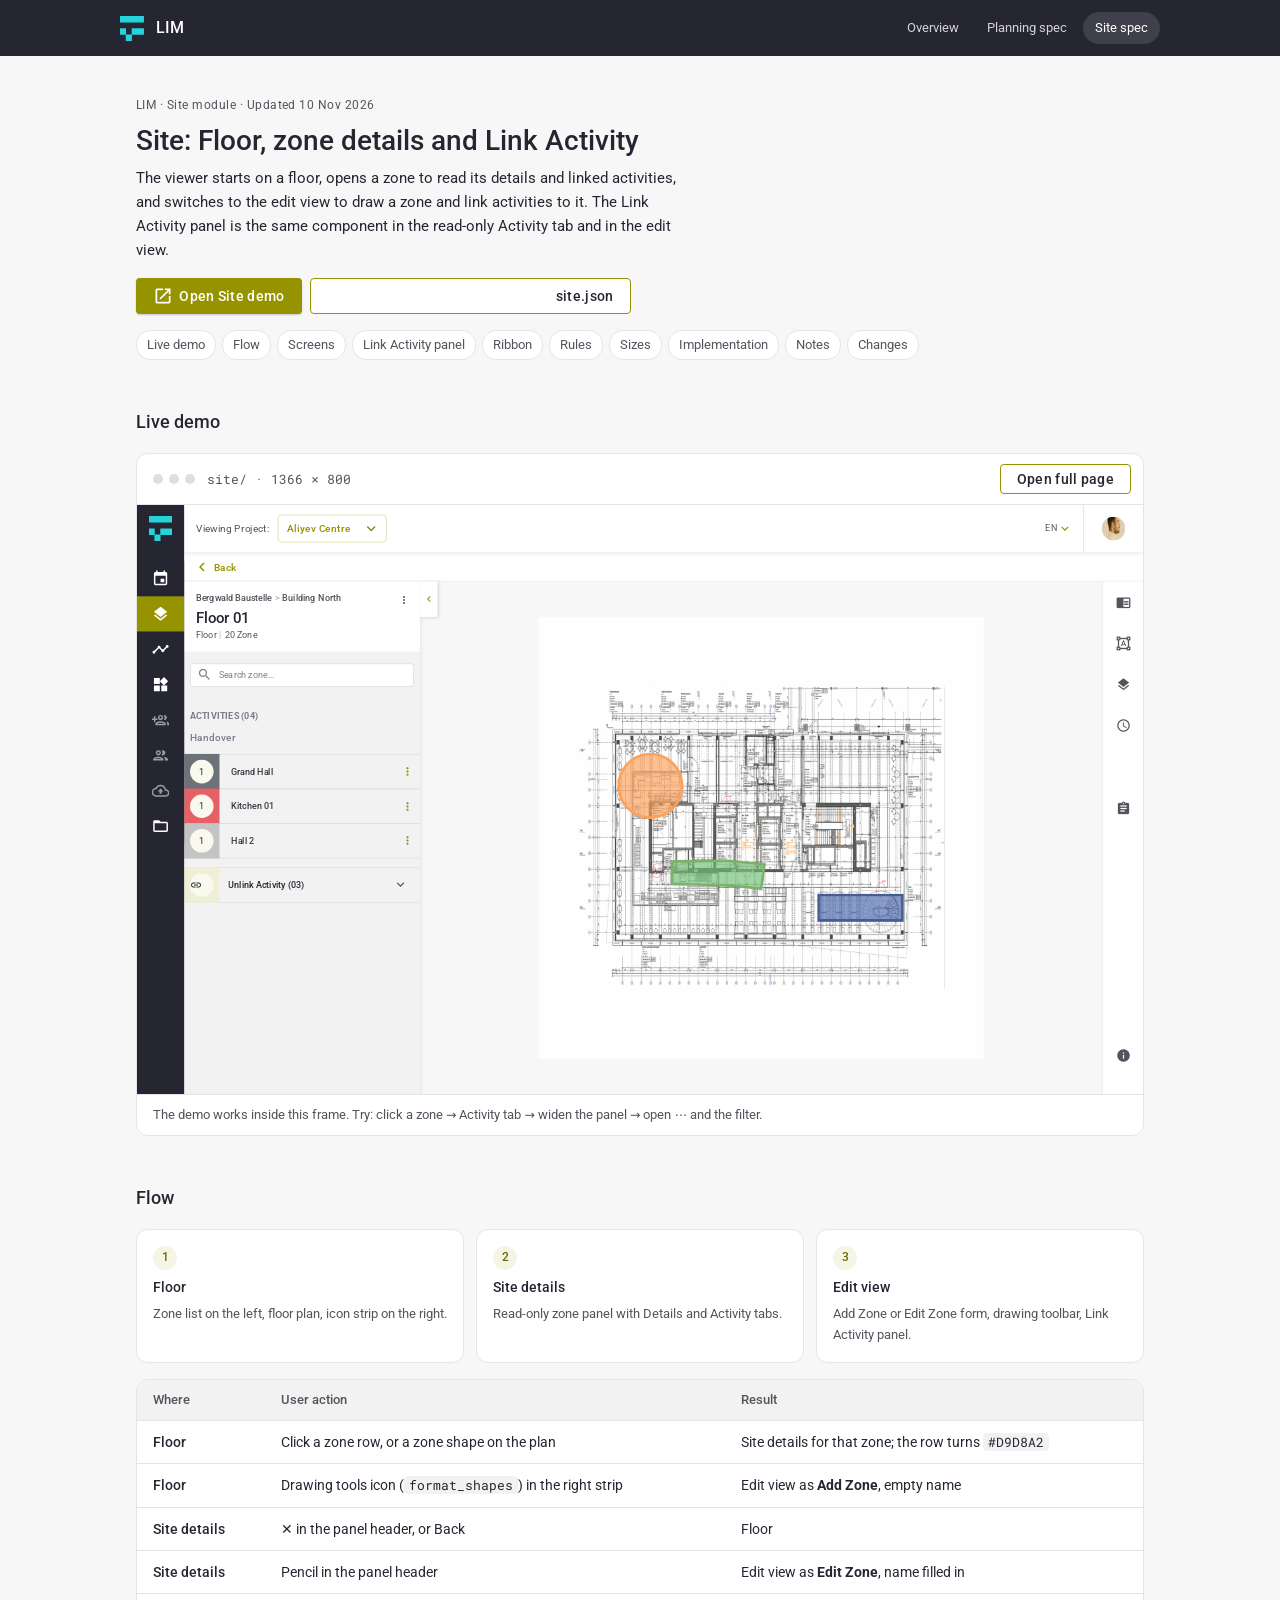
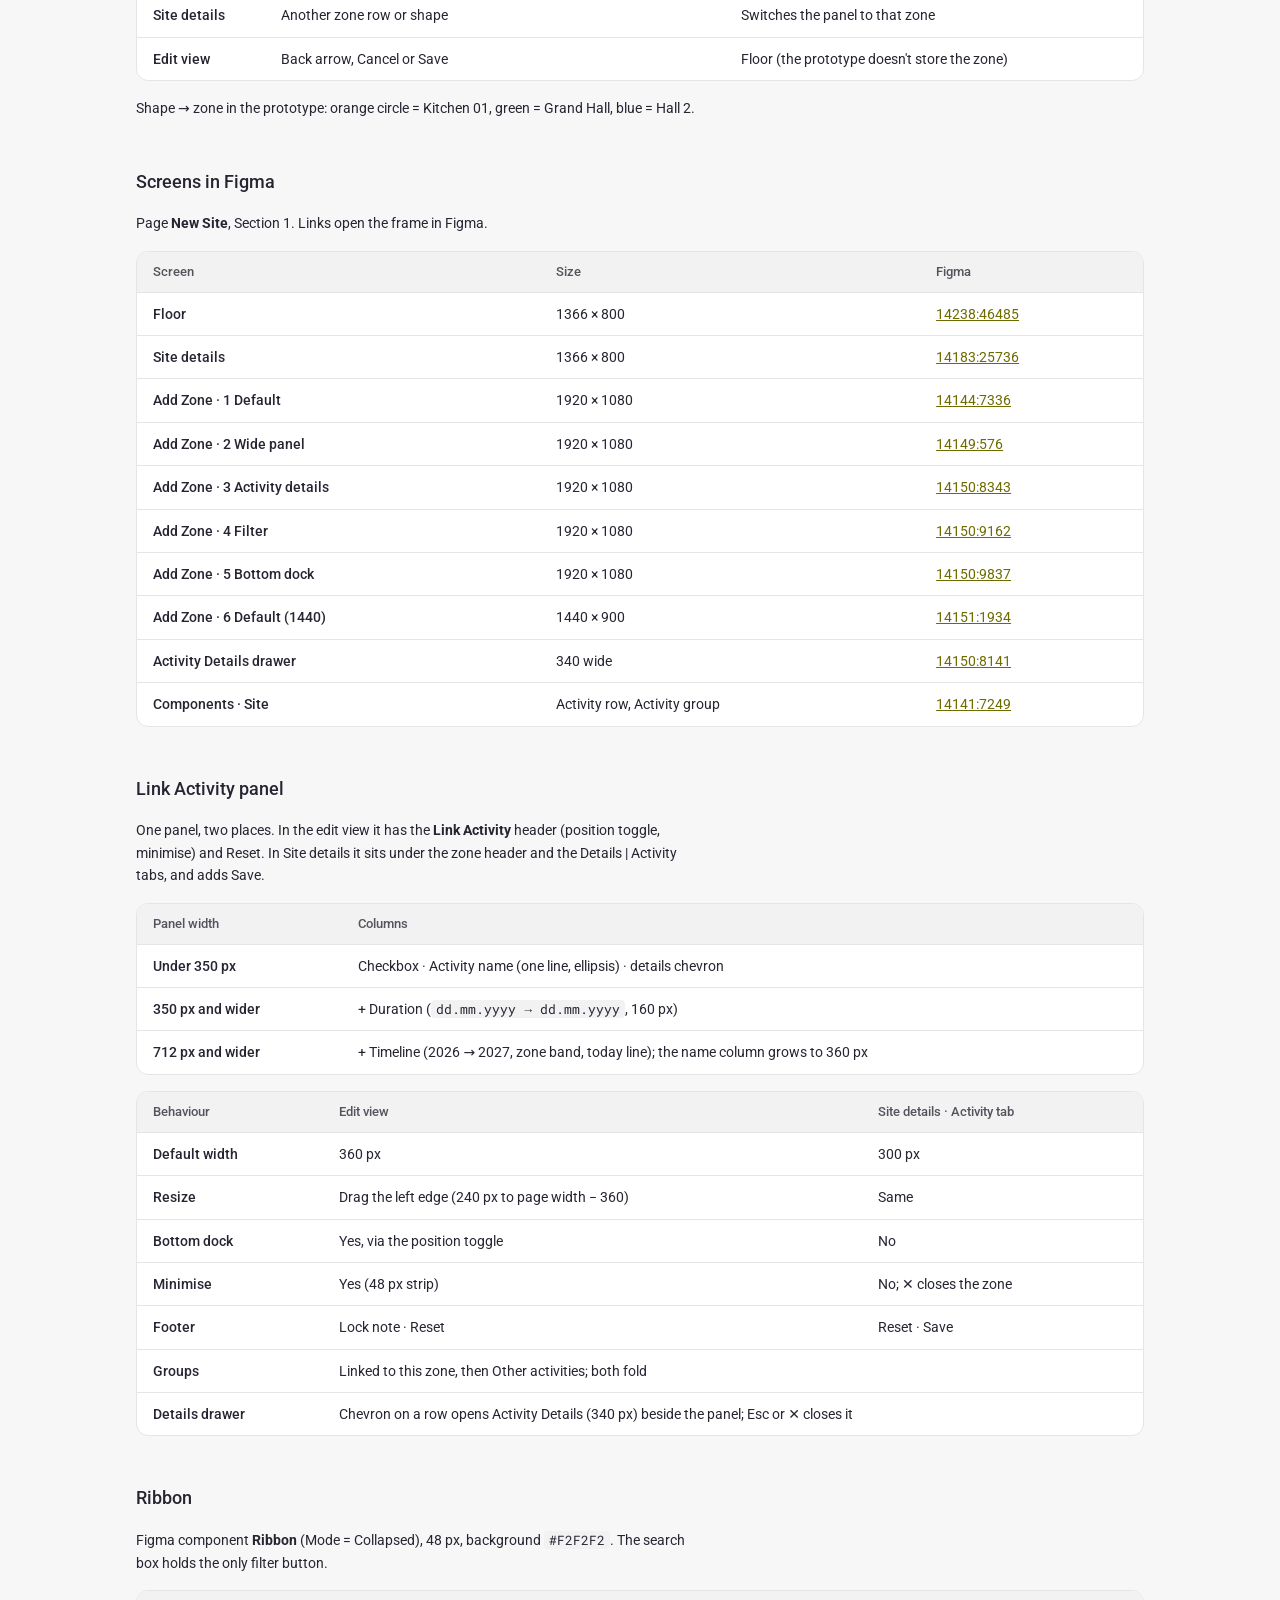
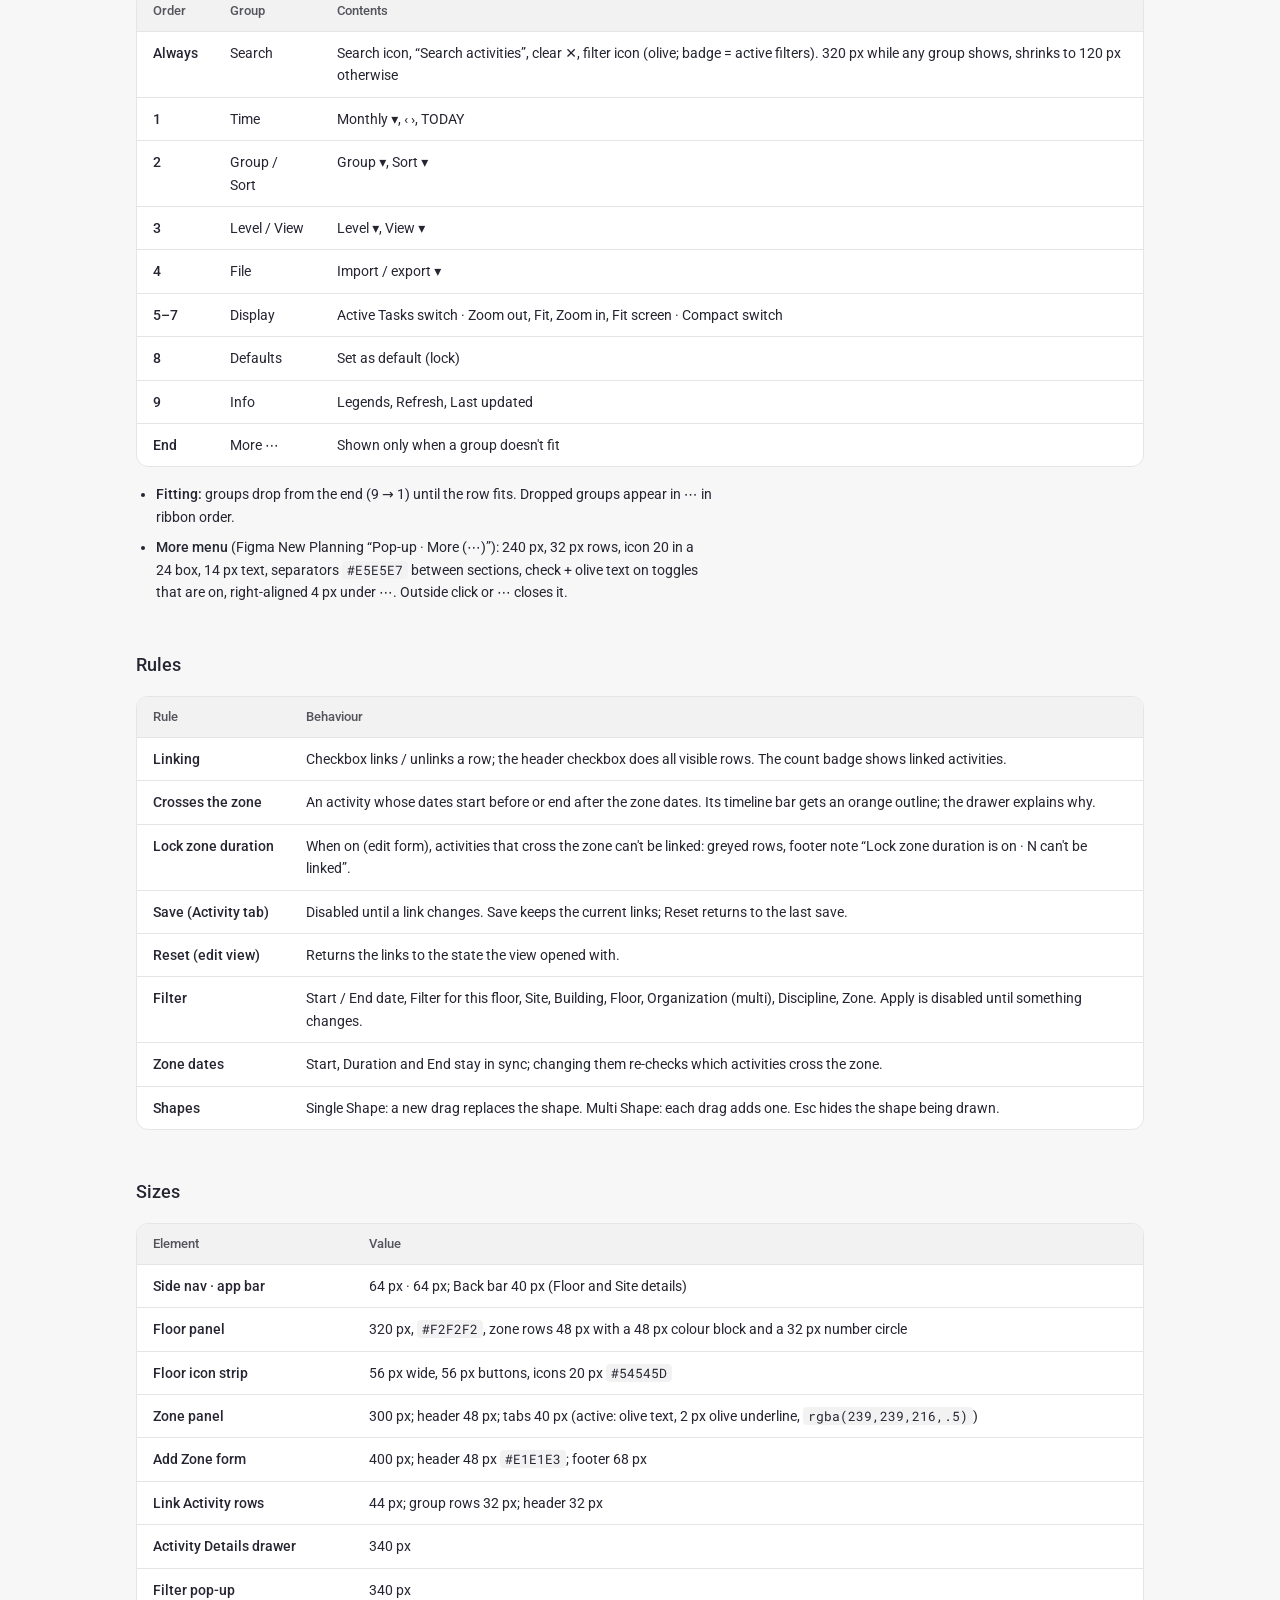
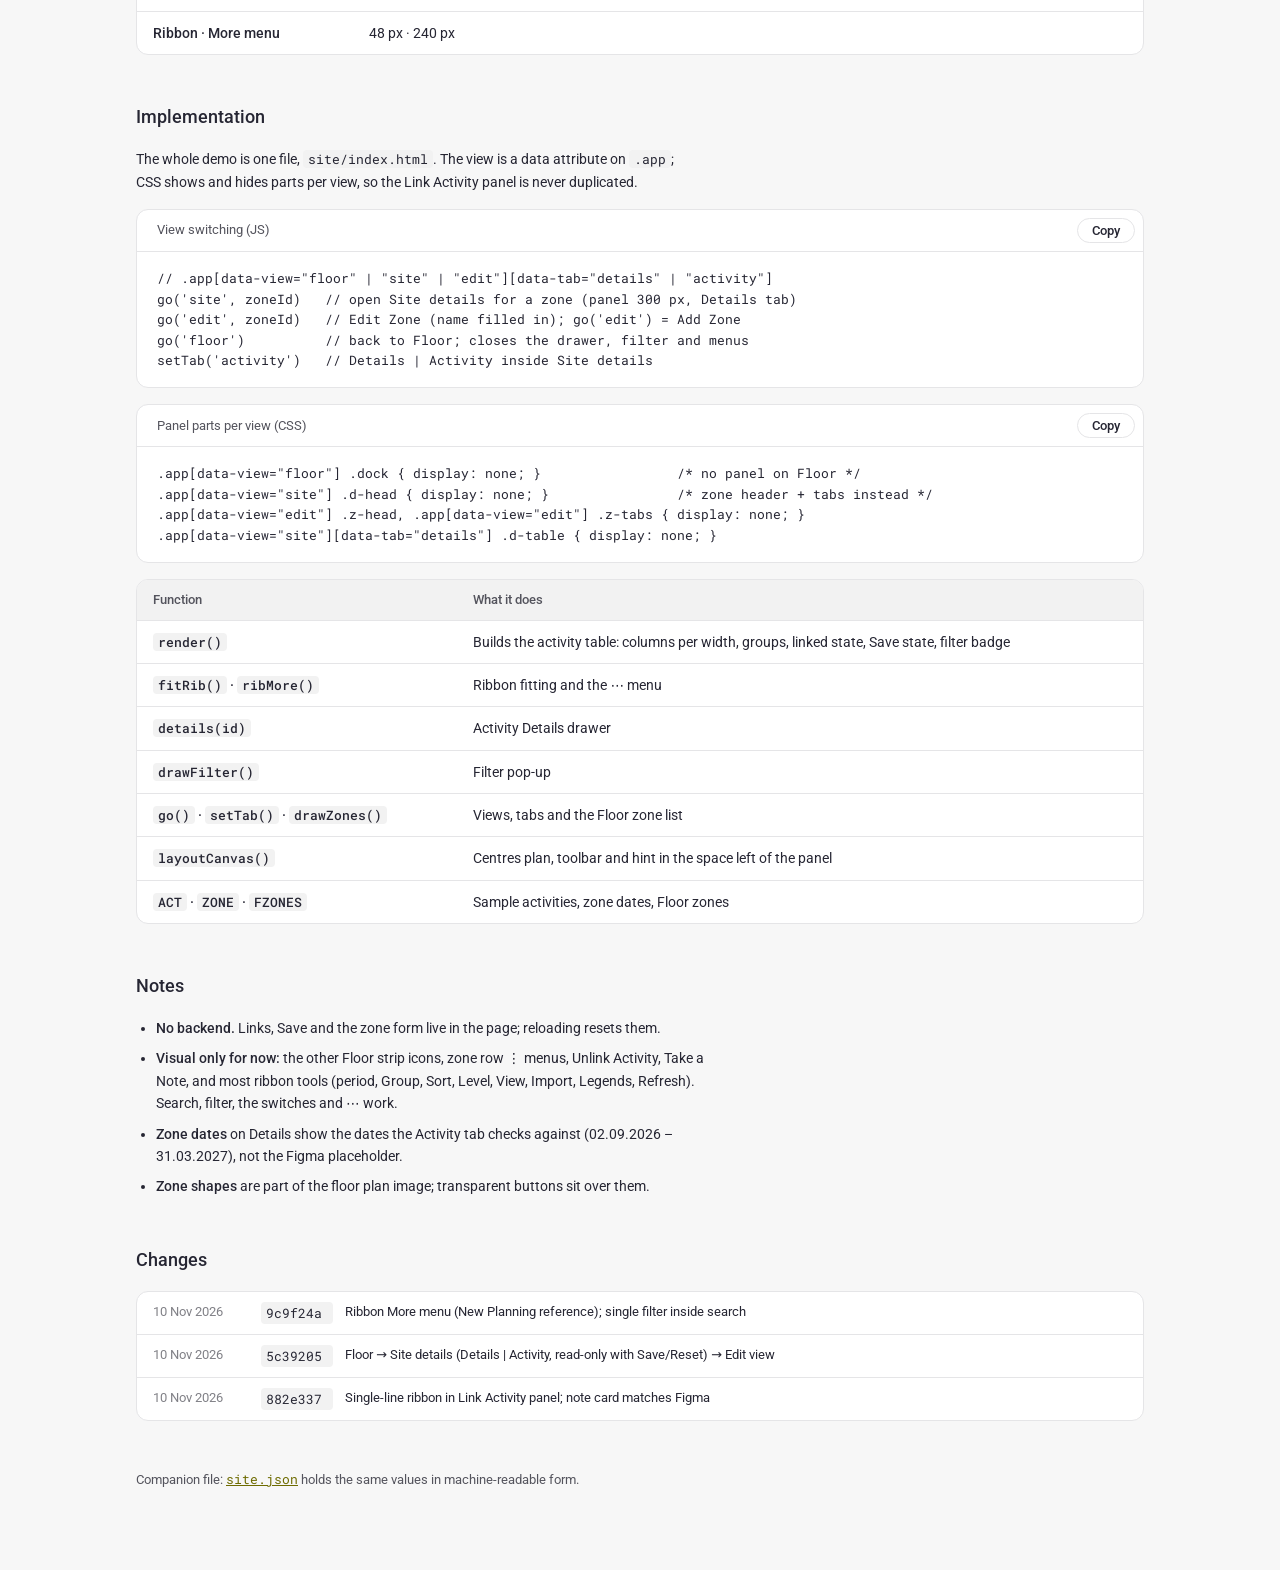
<file: specs/site.html>
<!doctype html>
<html lang="en">
<head>
<meta charset="utf-8">
<meta name="viewport" content="width=device-width, initial-scale=1">
<title>Site Spec</title>
<link rel="icon" type="image/svg+xml" href="../lim-logo.svg">
<link href="https://fonts.googleapis.com/css2?family=Roboto:wght@400;500;700&family=Roboto+Mono&display=swap" rel="stylesheet">
<link href="https://fonts.googleapis.com/icon?family=Material+Icons" rel="stylesheet">
<link rel="stylesheet" href="spec.css">
</head>
<body>
<div class="bar"><img src="../lim-logo.svg" alt=""><b>LIM</b>
  <nav><a href="../">Overview</a><a href="planning.html">Planning spec</a><a href="site.html" aria-current="page">Site spec</a></nav>
</div>
<main class="page">
  <header class="intro">
    <span class="eyebrow">LIM · Site module · Updated 10 Nov 2026</span>
    <h1>Site: Floor, zone details and Link Activity</h1>
    <p class="lead">The viewer starts on a floor, opens a zone to read its details and linked activities, and switches to the edit view to draw a zone and link activities to it. The Link Activity panel is the same component in the read-only Activity tab and in the edit view.</p>
    <div class="btns" style="margin-top:8px"><a class="btn primary" href="../site/"><span class="ms">open_in_new</span>Open Site demo</a><a class="btn line" href="site.json"><span class="ms">data_object</span>site.json</a></div>
    <nav class="toc" aria-label="On this page" style="margin-top:8px"><a href="#demo">Live demo</a><a href="#flow">Flow</a><a href="#screens">Screens</a><a href="#panel">Link Activity panel</a><a href="#ribbon">Ribbon</a><a href="#rules">Rules</a><a href="#sizes">Sizes</a><a href="#impl">Implementation</a><a href="#notes">Notes</a><a href="#log">Changes</a></nav>
  </header>

  <section id="demo" aria-labelledby="demo-h">
    <h2 id="demo-h">Live demo</h2>
    <div class="demo">
      <div class="demo-bar"><span class="dots"><i></i><i></i><i></i></span><span class="url">site/ · 1366 × 800</span><a class="btn line" style="height:30px" href="../site/">Open full page</a></div>
      <div class="demo-stage" data-scale="height"><iframe src="../site/" title="Site demo" width="1366" height="800" loading="lazy"></iframe></div>
      <p class="demo-note">The demo works inside this frame. Try: click a zone → Activity tab → widen the panel → open ⋯ and the filter.</p>
    </div>
  </section>

  <section id="flow" aria-labelledby="flow-h">
    <h2 id="flow-h">Flow</h2>
    <div class="flow">
      <div class="step"><span class="n">1</span><b>Floor</b><span>Zone list on the left, floor plan, icon strip on the right.</span></div>
      <div class="step"><span class="n">2</span><b>Site details</b><span>Read-only zone panel with Details and Activity tabs.</span></div>
      <div class="step"><span class="n">3</span><b>Edit view</b><span>Add Zone or Edit Zone form, drawing toolbar, Link Activity panel.</span></div>
    </div>
    <div class="table-wrap">
      <table>
        <thead><tr><th>Where</th><th>User action</th><th>Result</th></tr></thead>
        <tbody>
          <tr><td>Floor</td><td>Click a zone row, or a zone shape on the plan</td><td>Site details for that zone; the row turns <code>#D9D8A2</code></td></tr>
          <tr><td>Floor</td><td>Drawing tools icon (<code>format_shapes</code>) in the right strip</td><td>Edit view as <b>Add Zone</b>, empty name</td></tr>
          <tr><td>Site details</td><td>✕ in the panel header, or Back</td><td>Floor</td></tr>
          <tr><td>Site details</td><td>Pencil in the panel header</td><td>Edit view as <b>Edit Zone</b>, name filled in</td></tr>
          <tr><td>Site details</td><td>Another zone row or shape</td><td>Switches the panel to that zone</td></tr>
          <tr><td>Edit view</td><td>Back arrow, Cancel or Save</td><td>Floor (the prototype doesn't store the zone)</td></tr>
        </tbody>
      </table>
    </div>
    <p>Shape → zone in the prototype: orange circle = Kitchen 01, green = Grand Hall, blue = Hall 2.</p>
  </section>

  <section id="screens" aria-labelledby="scr-h">
    <h2 id="scr-h">Screens in Figma</h2>
    <p>Page <b>New Site</b>, Section 1. Links open the frame in Figma.</p>
    <div class="table-wrap">
      <table>
        <thead><tr><th>Screen</th><th>Size</th><th>Figma</th></tr></thead>
        <tbody>
          <tr><td>Floor</td><td>1366 × 800</td><td><a target="_blank" rel="noopener" href="https://www.figma.com/design/PPpA7P8JQ9CYNQ4LVlV8mR/LIM?node-id=14238-46485">14238:46485</a></td></tr>
          <tr><td>Site details</td><td>1366 × 800</td><td><a target="_blank" rel="noopener" href="https://www.figma.com/design/PPpA7P8JQ9CYNQ4LVlV8mR/LIM?node-id=14183-25736">14183:25736</a></td></tr>
          <tr><td>Add Zone · 1 Default</td><td>1920 × 1080</td><td><a target="_blank" rel="noopener" href="https://www.figma.com/design/PPpA7P8JQ9CYNQ4LVlV8mR/LIM?node-id=14144-7336">14144:7336</a></td></tr>
          <tr><td>Add Zone · 2 Wide panel</td><td>1920 × 1080</td><td><a target="_blank" rel="noopener" href="https://www.figma.com/design/PPpA7P8JQ9CYNQ4LVlV8mR/LIM?node-id=14149-576">14149:576</a></td></tr>
          <tr><td>Add Zone · 3 Activity details</td><td>1920 × 1080</td><td><a target="_blank" rel="noopener" href="https://www.figma.com/design/PPpA7P8JQ9CYNQ4LVlV8mR/LIM?node-id=14150-8343">14150:8343</a></td></tr>
          <tr><td>Add Zone · 4 Filter</td><td>1920 × 1080</td><td><a target="_blank" rel="noopener" href="https://www.figma.com/design/PPpA7P8JQ9CYNQ4LVlV8mR/LIM?node-id=14150-9162">14150:9162</a></td></tr>
          <tr><td>Add Zone · 5 Bottom dock</td><td>1920 × 1080</td><td><a target="_blank" rel="noopener" href="https://www.figma.com/design/PPpA7P8JQ9CYNQ4LVlV8mR/LIM?node-id=14150-9837">14150:9837</a></td></tr>
          <tr><td>Add Zone · 6 Default (1440)</td><td>1440 × 900</td><td><a target="_blank" rel="noopener" href="https://www.figma.com/design/PPpA7P8JQ9CYNQ4LVlV8mR/LIM?node-id=14151-1934">14151:1934</a></td></tr>
          <tr><td>Activity Details drawer</td><td>340 wide</td><td><a target="_blank" rel="noopener" href="https://www.figma.com/design/PPpA7P8JQ9CYNQ4LVlV8mR/LIM?node-id=14150-8141">14150:8141</a></td></tr>
          <tr><td>Components · Site</td><td>Activity row, Activity group</td><td><a target="_blank" rel="noopener" href="https://www.figma.com/design/PPpA7P8JQ9CYNQ4LVlV8mR/LIM?node-id=14141-7249">14141:7249</a></td></tr>
        </tbody>
      </table>
    </div>
  </section>

  <section id="panel" aria-labelledby="panel-h">
    <h2 id="panel-h">Link Activity panel</h2>
    <p>One panel, two places. In the edit view it has the <b>Link Activity</b> header (position toggle, minimise) and Reset. In Site details it sits under the zone header and the Details | Activity tabs, and adds Save.</p>
    <div class="table-wrap">
      <table>
        <thead><tr><th>Panel width</th><th>Columns</th></tr></thead>
        <tbody>
          <tr><td>Under 350 px</td><td>Checkbox · Activity name (one line, ellipsis) · details chevron</td></tr>
          <tr><td>350 px and wider</td><td>+ Duration (<code>dd.mm.yyyy → dd.mm.yyyy</code>, 160 px)</td></tr>
          <tr><td>712 px and wider</td><td>+ Timeline (2026 → 2027, zone band, today line); the name column grows to 360 px</td></tr>
        </tbody>
      </table>
    </div>
    <div class="table-wrap">
      <table>
        <thead><tr><th>Behaviour</th><th>Edit view</th><th>Site details · Activity tab</th></tr></thead>
        <tbody>
          <tr><td>Default width</td><td>360 px</td><td>300 px</td></tr>
          <tr><td>Resize</td><td>Drag the left edge (240 px to page width − 360)</td><td>Same</td></tr>
          <tr><td>Bottom dock</td><td>Yes, via the position toggle</td><td>No</td></tr>
          <tr><td>Minimise</td><td>Yes (48 px strip)</td><td>No; ✕ closes the zone</td></tr>
          <tr><td>Footer</td><td>Lock note · Reset</td><td>Reset · Save</td></tr>
          <tr><td>Groups</td><td colspan="2">Linked to this zone, then Other activities; both fold</td></tr>
          <tr><td>Details drawer</td><td colspan="2">Chevron on a row opens Activity Details (340 px) beside the panel; Esc or ✕ closes it</td></tr>
        </tbody>
      </table>
    </div>
  </section>

  <section id="ribbon" aria-labelledby="rib-h">
    <h2 id="rib-h">Ribbon</h2>
    <p>Figma component <b>Ribbon</b> (Mode = Collapsed), 48 px, background <code>#F2F2F2</code>. The search box holds the only filter button.</p>
    <div class="table-wrap">
      <table>
        <thead><tr><th>Order</th><th>Group</th><th>Contents</th></tr></thead>
        <tbody>
          <tr><td>Always</td><td>Search</td><td>Search icon, “Search activities”, clear ✕, filter icon (olive; badge = active filters). 320 px while any group shows, shrinks to 120 px otherwise</td></tr>
          <tr><td>1</td><td>Time</td><td>Monthly ▾, ‹ ›, TODAY</td></tr>
          <tr><td>2</td><td>Group / Sort</td><td>Group ▾, Sort ▾</td></tr>
          <tr><td>3</td><td>Level / View</td><td>Level ▾, View ▾</td></tr>
          <tr><td>4</td><td>File</td><td>Import / export ▾</td></tr>
          <tr><td>5–7</td><td>Display</td><td>Active Tasks switch · Zoom out, Fit, Zoom in, Fit screen · Compact switch</td></tr>
          <tr><td>8</td><td>Defaults</td><td>Set as default (lock)</td></tr>
          <tr><td>9</td><td>Info</td><td>Legends, Refresh, Last updated</td></tr>
          <tr><td>End</td><td>More ⋯</td><td>Shown only when a group doesn't fit</td></tr>
        </tbody>
      </table>
    </div>
    <ul class="plain">
      <li><strong>Fitting:</strong> groups drop from the end (9 → 1) until the row fits. Dropped groups appear in ⋯ in ribbon order.</li>
      <li><strong>More menu</strong> (Figma New Planning “Pop-up · More (⋯)”): 240 px, 32 px rows, icon 20 in a 24 box, 14 px text, separators <code>#E5E5E7</code> between sections, check + olive text on toggles that are on, right-aligned 4 px under ⋯. Outside click or ⋯ closes it.</li>
    </ul>
  </section>

  <section id="rules" aria-labelledby="rules-h">
    <h2 id="rules-h">Rules</h2>
    <div class="table-wrap">
      <table>
        <thead><tr><th>Rule</th><th>Behaviour</th></tr></thead>
        <tbody>
          <tr><td>Linking</td><td>Checkbox links / unlinks a row; the header checkbox does all visible rows. The count badge shows linked activities.</td></tr>
          <tr><td>Crosses the zone</td><td>An activity whose dates start before or end after the zone dates. Its timeline bar gets an orange outline; the drawer explains why.</td></tr>
          <tr><td>Lock zone duration</td><td>When on (edit form), activities that cross the zone can't be linked: greyed rows, footer note “Lock zone duration is on · N can't be linked”.</td></tr>
          <tr><td>Save (Activity tab)</td><td>Disabled until a link changes. Save keeps the current links; Reset returns to the last save.</td></tr>
          <tr><td>Reset (edit view)</td><td>Returns the links to the state the view opened with.</td></tr>
          <tr><td>Filter</td><td>Start / End date, Filter for this floor, Site, Building, Floor, Organization (multi), Discipline, Zone. Apply is disabled until something changes.</td></tr>
          <tr><td>Zone dates</td><td>Start, Duration and End stay in sync; changing them re-checks which activities cross the zone.</td></tr>
          <tr><td>Shapes</td><td>Single Shape: a new drag replaces the shape. Multi Shape: each drag adds one. Esc hides the shape being drawn.</td></tr>
        </tbody>
      </table>
    </div>
  </section>

  <section id="sizes" aria-labelledby="sizes-h">
    <h2 id="sizes-h">Sizes</h2>
    <div class="table-wrap">
      <table>
        <thead><tr><th>Element</th><th>Value</th></tr></thead>
        <tbody>
          <tr><td>Side nav · app bar</td><td>64 px · 64 px; Back bar 40 px (Floor and Site details)</td></tr>
          <tr><td>Floor panel</td><td>320 px, <code>#F2F2F2</code>, zone rows 48 px with a 48 px colour block and a 32 px number circle</td></tr>
          <tr><td>Floor icon strip</td><td>56 px wide, 56 px buttons, icons 20 px <code>#54545D</code></td></tr>
          <tr><td>Zone panel</td><td>300 px; header 48 px; tabs 40 px (active: olive text, 2 px olive underline, <code>rgba(239,239,216,.5)</code>)</td></tr>
          <tr><td>Add Zone form</td><td>400 px; header 48 px <code>#E1E1E3</code>; footer 68 px</td></tr>
          <tr><td>Link Activity rows</td><td>44 px; group rows 32 px; header 32 px</td></tr>
          <tr><td>Activity Details drawer</td><td>340 px</td></tr>
          <tr><td>Filter pop-up</td><td>340 px</td></tr>
          <tr><td>Ribbon · More menu</td><td>48 px · 240 px</td></tr>
        </tbody>
      </table>
    </div>
  </section>

  <section id="impl" aria-labelledby="impl-h">
    <h2 id="impl-h">Implementation</h2>
    <p>The whole demo is one file, <code>site/index.html</code>. The view is a data attribute on <code>.app</code>; CSS shows and hides parts per view, so the Link Activity panel is never duplicated.</p>
    <div class="code">
      <div class="code-bar"><span>View switching (JS)</span><button class="copy" data-copy="js-go">Copy</button></div>
      <pre id="js-go">// .app[data-view="floor" | "site" | "edit"][data-tab="details" | "activity"]
go('site', zoneId)   // open Site details for a zone (panel 300 px, Details tab)
go('edit', zoneId)   // Edit Zone (name filled in); go('edit') = Add Zone
go('floor')          // back to Floor; closes the drawer, filter and menus
setTab('activity')   // Details | Activity inside Site details</pre>
    </div>
    <div class="code">
      <div class="code-bar"><span>Panel parts per view (CSS)</span><button class="copy" data-copy="css-view">Copy</button></div>
      <pre id="css-view">.app[data-view="floor"] .dock { display: none; }                 /* no panel on Floor */
.app[data-view="site"] .d-head { display: none; }                /* zone header + tabs instead */
.app[data-view="edit"] .z-head, .app[data-view="edit"] .z-tabs { display: none; }
.app[data-view="site"][data-tab="details"] .d-table { display: none; }</pre>
    </div>
    <div class="table-wrap">
      <table>
        <thead><tr><th>Function</th><th>What it does</th></tr></thead>
        <tbody>
          <tr><td><code>render()</code></td><td>Builds the activity table: columns per width, groups, linked state, Save state, filter badge</td></tr>
          <tr><td><code>fitRib()</code> · <code>ribMore()</code></td><td>Ribbon fitting and the ⋯ menu</td></tr>
          <tr><td><code>details(id)</code></td><td>Activity Details drawer</td></tr>
          <tr><td><code>drawFilter()</code></td><td>Filter pop-up</td></tr>
          <tr><td><code>go()</code> · <code>setTab()</code> · <code>drawZones()</code></td><td>Views, tabs and the Floor zone list</td></tr>
          <tr><td><code>layoutCanvas()</code></td><td>Centres plan, toolbar and hint in the space left of the panel</td></tr>
          <tr><td><code>ACT</code> · <code>ZONE</code> · <code>FZONES</code></td><td>Sample activities, zone dates, Floor zones</td></tr>
        </tbody>
      </table>
    </div>
  </section>

  <section id="notes" aria-labelledby="notes-h">
    <h2 id="notes-h">Notes</h2>
    <ul class="plain">
      <li><strong>No backend.</strong> Links, Save and the zone form live in the page; reloading resets them.</li>
      <li><strong>Visual only for now:</strong> the other Floor strip icons, zone row ⋮ menus, Unlink Activity, Take a Note, and most ribbon tools (period, Group, Sort, Level, View, Import, Legends, Refresh). Search, filter, the switches and ⋯ work.</li>
      <li><strong>Zone dates</strong> on Details show the dates the Activity tab checks against (02.09.2026 – 31.03.2027), not the Figma placeholder.</li>
      <li><strong>Zone shapes</strong> are part of the floor plan image; transparent buttons sit over them.</li>
    </ul>
  </section>

  <section id="log" aria-labelledby="log-h">
    <h2 id="log-h">Changes</h2>
    <ul class="log">
      <li><time>10 Nov 2026</time><code>9c9f24a</code><span>Ribbon More menu (New Planning reference); single filter inside search</span></li>
      <li><time>10 Nov 2026</time><code>5c39205</code><span>Floor → Site details (Details | Activity, read-only with Save/Reset) → Edit view</span></li>
      <li><time>10 Nov 2026</time><code>882e337</code><span>Single-line ribbon in Link Activity panel; note card matches Figma</span></li>
    </ul>
  </section>

  <footer>Companion file: <a href="site.json"><code>site.json</code></a> holds the same values in machine-readable form.</footer>
</main>
<script src="spec.js"></script>
</body>
</html>
</file>
<file: specs/spec.css>
/* LIM handoff pages · layout after the Klax "Working Shimmer" spec, in LIM styling (Roboto, olive, raisin) */
:root {
  --olive: #969300; --olive-200: #C0BE69; --olive-50: #F5F5E6; --olive-ink: #6E6B00;
  --raisin: #262633; --t1: #262633; --t2: #54545D; --t3: #818187;
  --rule: #E5E5E7; --field: #DFDFE1; --subtle: #F2F2F2; --canvas: #F7F7F7; --surface: #FFFFFF;
  --radius: 8px; --radius-card: 12px;
  --mono: 'Roboto Mono', ui-monospace, SFMono-Regular, Menlo, monospace;
  color-scheme: light;
}
* { box-sizing: border-box; }
html { scroll-behavior: smooth; }
body { margin: 0; background: var(--canvas); color: var(--t1); font: 400 14px/1.6 Roboto, system-ui, -apple-system, sans-serif; -webkit-font-smoothing: antialiased; }
a { color: var(--olive-ink); }
.ms { font-family: 'Material Icons'; font-weight: normal; font-style: normal; font-size: 20px; line-height: 1; display: inline-block; white-space: nowrap; font-feature-settings: 'liga'; vertical-align: -4px; }

/* top bar (LIM) */
.bar { height: 56px; background: var(--raisin); color: #fff; display: flex; align-items: center; gap: 12px; padding: 0 max(16px, calc((100vw - 1040px) / 2)); position: sticky; top: 0; z-index: 5; }
.bar img { width: 24px; height: 25px; display: block; }
.bar b { font-weight: 500; font-size: 16px; }
.bar nav { margin-left: auto; display: flex; gap: 4px; }
.bar nav a { color: #fff; text-decoration: none; font-size: 13px; padding: 6px 12px; border-radius: 16px; opacity: .8; }
.bar nav a:hover, .bar nav a[aria-current="page"] { background: rgba(255,255,255,.12); opacity: 1; }

.page { max-width: 1040px; margin: 0 auto; padding: 40px 16px 80px; display: flex; flex-direction: column; gap: 48px; }
header.intro { display: flex; flex-direction: column; gap: 8px; }
.eyebrow { font-size: 12px; color: var(--t2); letter-spacing: .04em; }
h1 { margin: 0; font-size: 28px; font-weight: 500; line-height: 1.25; text-wrap: balance; }
h2 { margin: 0; font-size: 18px; font-weight: 500; }
h3 { margin: 0; font-size: 14px; font-weight: 500; }
.lead { margin: 0; max-width: 68ch; color: var(--t1); font-size: 15px; }
section { display: flex; flex-direction: column; gap: 16px; scroll-margin-top: 72px; }
section > p { margin: 0; max-width: 70ch; }
code, pre { font-family: var(--mono); font-size: 12.5px; }
p code, td code, li code { background: var(--subtle); border-radius: 4px; padding: 1px 5px; }

/* buttons */
.btn { display: inline-flex; align-items: center; gap: 6px; height: 36px; padding: 0 16px; border-radius: 4px; font: 500 14px Roboto, sans-serif; letter-spacing: .3px; text-decoration: none; cursor: pointer; border: 1px solid transparent; }
.btn.primary { background: var(--olive); color: #fff; box-shadow: 0 1px 2px rgba(0,0,0,.2); }
.btn.primary:hover { background: #87850a; }
.btn.line { border-color: var(--olive); color: var(--t1); background: #fff; }
.btn.line:hover { background: var(--olive-50); }
.btns { display: flex; flex-wrap: wrap; gap: 8px; }

/* cards */
.cards { display: grid; grid-template-columns: repeat(auto-fit, minmax(300px, 1fr)); gap: 24px; }
.card { background: var(--surface); border: 1px solid var(--rule); border-radius: var(--radius-card); overflow: hidden; display: flex; flex-direction: column; }
.card .shot { aspect-ratio: 16 / 9; background: var(--subtle); border-bottom: 1px solid var(--rule); position: relative; overflow: hidden; }
.card .shot iframe { position: absolute; top: 0; left: 0; width: 1366px; height: 768px; border: 0; transform-origin: 0 0; pointer-events: none; }
.card .body { padding: 20px; display: flex; flex-direction: column; gap: 12px; flex: 1; }
.card .head { display: flex; align-items: center; gap: 10px; }
.card .head .ms { color: var(--olive); font-size: 24px; }
.card .head b { font-weight: 500; font-size: 18px; }
.card .head time { margin-left: auto; font-size: 12px; color: var(--t3); }
.card p { margin: 0; color: var(--t2); }
.card ul { margin: 0; padding-left: 18px; color: var(--t2); font-size: 13px; display: flex; flex-direction: column; gap: 4px; }
.card .btns { margin-top: auto; padding-top: 4px; }
.tags { display: flex; flex-wrap: wrap; gap: 6px; }
.tag { font-size: 11px; font-weight: 500; letter-spacing: .3px; padding: 2px 8px; border-radius: 10px; background: var(--subtle); color: var(--t2); }
.tag.olive { background: var(--olive-50); color: var(--olive-ink); }

/* live demo frame */
.demo { background: var(--surface); border: 1px solid var(--rule); border-radius: var(--radius-card); overflow: hidden; }
.demo-bar { display: flex; align-items: center; gap: 12px; padding: 10px 12px 10px 16px; border-bottom: 1px solid var(--rule); font-size: 12.5px; color: var(--t2); }
.demo-bar .dots { display: flex; gap: 6px; } .demo-bar .dots i { width: 10px; height: 10px; border-radius: 50%; background: var(--field); }
.demo-bar span.url { flex: 1; min-width: 0; overflow: hidden; text-overflow: ellipsis; white-space: nowrap; font-family: var(--mono); }
.demo-stage { position: relative; height: 560px; background: var(--subtle); overflow: hidden; }
.demo-stage iframe { position: absolute; top: 0; left: 0; width: 1366px; height: 800px; border: 0; transform-origin: 0 0; }
.demo-note { margin: 0; padding: 10px 16px; font-size: 12.5px; color: var(--t2); border-top: 1px solid var(--rule); }

/* tables, lists */
.table-wrap { overflow-x: auto; border: 1px solid var(--rule); border-radius: var(--radius-card); background: var(--surface); }
table { width: 100%; border-collapse: collapse; }
th, td { text-align: left; vertical-align: top; padding: 10px 16px; border-bottom: 1px solid var(--rule); }
tr:last-child td { border-bottom: 0; }
th { font-weight: 500; font-size: 12.5px; color: var(--t2); background: var(--subtle); white-space: nowrap; }
td:first-child { white-space: nowrap; color: var(--t1); font-weight: 500; }
td a { white-space: nowrap; }
.swatch { display: inline-block; width: 14px; height: 14px; border-radius: 3px; border: 1px solid var(--rule); vertical-align: -2px; margin-right: 8px; }
.copyv { border: 0; background: none; padding: 0; font: inherit; cursor: pointer; color: inherit; }
.copyv:hover code { background: var(--olive-50); }
ul.plain { margin: 0; padding-left: 20px; display: flex; flex-direction: column; gap: 8px; max-width: 72ch; }
ul.plain strong { font-weight: 500; }

/* flow */
.flow { display: grid; grid-template-columns: repeat(auto-fit, minmax(200px, 1fr)); gap: 12px; }
.step { background: var(--surface); border: 1px solid var(--rule); border-radius: var(--radius-card); padding: 16px; display: flex; flex-direction: column; gap: 6px; position: relative; }
.step .n { width: 24px; height: 24px; border-radius: 50%; background: var(--olive-50); color: var(--olive-ink); font-size: 12px; font-weight: 500; display: grid; place-items: center; }
.step b { font-weight: 500; }
.step span { color: var(--t2); font-size: 13px; }

/* code */
.code { position: relative; background: var(--surface); border: 1px solid var(--rule); border-radius: var(--radius-card); }
.code pre { margin: 0; padding: 16px 20px; overflow-x: auto; line-height: 1.65; }
.code-bar { display: flex; justify-content: space-between; align-items: center; padding: 8px 8px 8px 20px; border-bottom: 1px solid var(--rule); font-size: 12.5px; color: var(--t2); }
.copy { border: 1px solid var(--rule); background: var(--surface); border-radius: 999px; padding: 4px 14px; font: 500 12.5px Roboto, sans-serif; color: var(--t1); cursor: pointer; }
.copy:hover { background: var(--olive-50); }

/* changelog */
.log { list-style: none; margin: 0; padding: 0; border: 1px solid var(--rule); border-radius: var(--radius-card); background: var(--surface); }
.log li { display: grid; grid-template-columns: 96px 72px 1fr; gap: 12px; padding: 10px 16px; border-bottom: 1px solid var(--rule); font-size: 13px; }
.log li:last-child { border-bottom: 0; }
.log time { color: var(--t3); font-variant-numeric: tabular-nums; }
.toc { display: flex; flex-wrap: wrap; gap: 6px; }
.toc a { font-size: 12.5px; text-decoration: none; padding: 4px 10px; border-radius: 14px; border: 1px solid var(--rule); background: #fff; color: var(--t2); }
.toc a:hover { border-color: var(--olive); color: var(--olive-ink); }

footer { color: var(--t2); font-size: 12.5px; }
:focus-visible { outline: 2px solid var(--olive); outline-offset: 2px; }
@media (max-width: 640px) { .log li { grid-template-columns: 1fr; gap: 2px; } .demo-stage { height: 360px; } }
</file>
<file: planning/assets/css/app.css>
/* ==========================================================
   LIM Planning demo — Amlog DS + LIM Figma (PPpA7P8JQ9CYNQ4LVlV8mR)
   Screens: page "New Planning" · source frames: "Activity details update" › "Updated Gantt Chart"
   All values below are read from those frames.
   ========================================================== */
:root {
  --olive: #969300;          /* action primary */
  --olive-btn: #969311;      /* text buttons ("Set as default", tiles) */
  --olive-200: #C0BE69;
  --olive-50: #F5F5E6;       /* hover on olive text buttons */
  --raisin-500: #262633;     /* side nav, primary text */
  --raisin-600: #242431;     /* account block */
  --t1: #262633; --t2: #54545D; --t3: #818187; --t4: rgba(0,0,0,.38);
  --appbar-label: #46494C;
  --border-bar: #DCDCDD;     /* ribbon rows */
  --border-field: #DFDFE1;   /* fields, header cells, panel */
  --border-row: #E5E5E7;     /* table rows */
  --grid: #E0E0E0;           /* timeline columns */
  --subtle: #F2F2F2;         /* ribbon row 1, headers */
  --chart-bg: #EDEDED;
  --cur-head: #D9D8A2;       /* current period header */
  --cur-col: #F4F7F9;        /* current period column */
  --bar-track: #BEBEC2; --bar-fill: #939399;
  --dep: #B0B0B5; --dep-on: #F7A21B;  /* selected chain (live app) */
  --today: #D82034;
  --pop-shadow: 0 2px 8px rgba(0,0,0,.24);
  --card-shadow: 0 4px 12px rgba(0,0,0,.16);
}
* { box-sizing: border-box; }
html, body { margin: 0; height: 100%; }
body { font: 400 12px/16px Roboto, system-ui, sans-serif; color: var(--t1); background: #fff; -webkit-font-smoothing: antialiased; overflow: hidden; }
button { font: inherit; color: inherit; background: none; border: 0; padding: 0; cursor: pointer; }
button:disabled { cursor: default; }
input, textarea { font: inherit; color: inherit; }
h2, h3, p { margin: 0; }
.ms { font-family: 'Material Icons'; font-weight: normal; font-style: normal; font-size: 20px; line-height: 1; letter-spacing: normal; text-transform: none; display: inline-block; white-space: nowrap; direction: ltr; -webkit-font-smoothing: antialiased; font-feature-settings: 'liga'; user-select: none; flex: none; }
.ms.s16 { font-size: 16px; } .ms.s20 { font-size: 20px; } .ms.s24 { font-size: 24px; }
.ell { overflow: hidden; text-overflow: ellipsis; white-space: nowrap; min-width: 0; }
.grow { flex: 1; min-width: 0; }
.sp { flex: 1; }
.col { display: flex; flex-direction: column; }
.hidden { display: none !important; }
.ovl { font-size: 10px; line-height: 12px; letter-spacing: 1.5px; text-transform: uppercase; color: var(--t2); white-space: nowrap; }
mark { background: #F5E79E; color: inherit; border-radius: 2px; }
@keyframes spin { to { transform: rotate(-360deg); } }
.spin { animation: spin .7s linear infinite; }
@keyframes pop { from { opacity: 0; transform: translateY(-4px); } }

/* ---------------- shell ---------------- */
.app { display: flex; height: 100vh; }
.sidenav { width: 64px; flex: none; background: var(--raisin-500); box-shadow: 0 16px 16px rgba(0,0,0,.24), 0 0 16px rgba(0,0,0,.18); display: flex; flex-direction: column; z-index: 10; }
.sn-account { width: 64px; height: 64px; background: var(--raisin-600); display: grid; place-items: center; box-shadow: inset 0 -1px 0 #000, inset -1px 0 0 rgba(0,0,0,.12); }
.sn-account img { width: 24px; height: 24px; display: block; }
.sn-items { display: flex; flex-direction: column; }
.sn-item { width: 64px; height: 48px; display: grid; place-items: center; color: #fff; }
.sn-item .ms { font-size: 20px; }
.sn-item:hover { background: #31313f; }
.sn-item.active { background: var(--olive); }
.main { flex: 1; min-width: 0; display: flex; flex-direction: column; }
.appbar { height: 64px; flex: none; display: flex; align-items: center; background: #fff; border-bottom: 1px solid var(--border-field); padding-right: 24px; position: relative; z-index: 6; }
.ab-project { margin-left: 24px; width: 390px; height: 64px; display: flex; align-items: center; gap: 8px; padding-right: 32px; border-right: 1px solid var(--border-field); text-align: left; }
.ab-project .ab-l { font-weight: 500; font-size: 14px; line-height: 24px; letter-spacing: .1px; color: var(--appbar-label); white-space: nowrap; }
.ab-project .ab-v { flex: 1; font-weight: 500; font-size: 14px; line-height: 24px; letter-spacing: .1px; color: var(--olive); }
.ab-project .ms { color: var(--olive); }
.ab-logo { display: block; }
.workspace { flex: 1; min-height: 0; display: flex; flex-direction: column; }
.ws-body { flex: 1; min-height: 0; display: flex; }
.planning { flex: 1; min-width: 0; display: flex; flex-direction: column; }
.app.fullscreen .sidenav, .app.fullscreen .appbar { display: none; }

/* ---------------- ribbon · row 1 (quick controls) ---------------- */
.ribbon { flex: none; position: relative; z-index: 5; }
.rb-row1 { height: 64px; display: flex; align-items: center; justify-content: space-between; gap: 16px; padding: 8px 16px; background: var(--subtle); border-bottom: 1px solid var(--border-bar); overflow-x: auto; scrollbar-width: none; }
.rb-row1::-webkit-scrollbar { display: none; }
.rb-search { width: 380px; height: 36px; flex: 0 1 380px; min-width: 220px; display: flex; align-items: center; gap: 8px; padding-left: 8px; background: #fff; border: 1px solid var(--border-bar); border-radius: 6px; }
.rb-search:focus-within { border-color: var(--olive); }
.rb-search > .ms { color: var(--t2); }
.rb-search input { flex: 1; min-width: 40px; border: 0; outline: 0; background: none; font-size: 12px; letter-spacing: .25px; color: var(--t1); }
.rb-search input::placeholder { color: var(--t3); }
.rb-chips { display: flex; gap: 4px; min-width: 0; flex: 0 1 auto; overflow: hidden; }
.rb-chip { display: inline-flex; align-items: center; gap: 4px; height: 24px; padding: 0 4px 0 10px; border-radius: 12px; background: var(--border-row); color: var(--t1); font-size: 12px; white-space: nowrap; max-width: 150px; min-width: 64px; flex: 0 1 auto; }
.rb-search input { flex: 1 0 48px; }
.rb-clear, .rb-filter { flex: none; }
.rb-chip button { color: var(--t3); display: grid; place-items: center; }
.rb-chip button:hover { color: var(--t2); }
.rb-clear { width: 24px; height: 24px; display: grid; place-items: center; color: var(--t3); border-radius: 50%; }
.rb-clear:hover { background: var(--subtle); }
.rb-filter { width: 44px; height: 32px; display: grid; place-items: center; color: var(--olive); border-radius: 4px; }
.rb-filter:hover, .rb-filter.on { background: var(--olive-50); }
.rb-quick { display: flex; align-items: center; gap: 4px; flex: none; }   /* Figma "Frame 758": gap 4, 1×16 lines */
.rb-nav { display: flex; align-items: center; gap: 4px; }               /* TODAY text button + 4 + 68 */
.rb-navc { display: flex; align-items: center; gap: 4px; }               /* 68 = 32 ‹ + 4 + 32 › */
.rb-ib { width: 32px; height: 32px; flex: none; display: grid; place-items: center; color: var(--t2); border-radius: 4px; }
.rb-ib:hover:not(:disabled), .rb-ib.on { background: rgba(38,38,51,.06); }
.rb-ib:disabled { opacity: .2; }
.rb-vd { width: 1px; height: 16px; background: var(--border-bar); flex: none; }
.rb-switch { display: flex; align-items: center; gap: 4px; height: 32px; padding: 0 8px; font-size: 10px; letter-spacing: -.02px; color: var(--t2); white-space: nowrap; }
.rb-switch .sw { position: relative; width: 33px; height: 20px; flex: none; display: block; border-radius: 35px; background: #F2F2F2; box-shadow: inset 0 0 0 2px #818187; transition: background .15s, box-shadow .15s; }
.rb-switch .sw > i { position: absolute; top: 5px; left: 5px; width: 10px; height: 10px; border-radius: 50%; background: #818187; transition: all .15s; }
.rb-switch.on .sw { background: var(--olive); box-shadow: none; }
.rb-switch.on .sw > i { top: 2px; left: 15.5px; width: 16px; height: 16px; background: #EFEFD8; }
.rb-zoom { display: flex; align-items: center; }                        /* 129 = 97 + 32 fit */
.rb-zc { display: flex; align-items: center; gap: 4px; }                 /* 97 = 32 − 100% 32 + */
.rb-zv { font-size: 10px; letter-spacing: .5px; color: var(--t2); }
.rb-ri { display: flex; align-items: center; gap: 2px; }                 /* refresh + info */
.rb-text { height: 36px; padding: 0 8px; border-radius: 4px; font-weight: 700; font-size: 12px; line-height: 16px; letter-spacing: 1.25px; text-transform: uppercase; color: var(--olive); }
.rb-text:hover, .rb-text.on { background: var(--olive-50); }
#rbCollapse { color: var(--olive); }                                   /* expand / collapse ribbon in brand colour */
#rbCollapse:hover { background: var(--olive-50); }

/* ---------------- ribbon · row 2 (Figma "Row 2 · Ribbon groups": 80px, pad 0 12, gap 16) ---------------- */
.rb-row2 { height: 80px; display: flex; align-items: flex-start; gap: 16px; padding: 0 12px; background: #fff; border-bottom: 1px solid var(--border-bar); overflow-x: auto; overflow-y: hidden; scrollbar-width: thin; }
.rb-g1 { display: flex; gap: 10px; padding-top: 8px; flex: 1 0 auto; min-width: 691px; }   /* Group By + Column fill the free width */
.rb-lr { height: 24px; display: flex; align-items: center; gap: 8px; }
.rb-dd { display: flex; flex-direction: column; gap: 2px; flex: none; }
#ddPeriod { width: 136px; }   /* fits "Project Duration" */ #ddSort { width: 100px; }
#ddGroup { flex: 1 1 120px; min-width: 120px; } #ddCols { flex: 1 1 167px; min-width: 167px; }
.rb-field { width: 100%; height: 32px; display: flex; align-items: center; gap: 8px; padding: 8px 4px 8px 12px; border: 1px solid var(--border-field); border-radius: 4px; background: #fff; text-align: left; font-size: 12px; line-height: 16px; letter-spacing: .2px; color: var(--t1); }
.rb-field > span:first-child { flex: 1; }
.rb-field .ms { color: var(--t2); }
.rb-field:hover { border-color: var(--t3); }
.rb-field.on { border-color: var(--olive); }
.rb-gd { width: 1px; height: 79px; background: var(--border-bar); flex: none; }
.rb-gd.first { background: var(--border-field); }
.rb-group { display: flex; flex-direction: column; gap: 2px; flex: none; }
#gLevel { width: 128px; }
#gLevel .rb-lr { justify-content: space-between; }
.rb-lbtn { height: 12px; font-weight: 500; font-size: 10px; line-height: 12px; letter-spacing: .4px; text-transform: uppercase; color: var(--olive-btn); white-space: nowrap; }
.rb-lbtn:hover { text-decoration: underline; }
.rb-stepper { width: 128px; height: 32px; display: flex; align-items: center; justify-content: space-between; padding: 0 6px; border: 1px solid var(--border-field); border-radius: 4px; background: #fff; }
.rb-stepper button { width: 20px; height: 20px; display: grid; place-items: center; }
#lvMinus { color: var(--olive); } #lvPlus { color: var(--t1); }   /* Figma keeps both icons at full colour */
.rb-stepper > span { font-size: 12px; letter-spacing: .2px; color: var(--t1); }
#gView { width: 344px; padding-top: 4px; }
.rb-views { display: flex; gap: 16px; }
.rb-views .c1 { width: 133px; gap: 4px; }
.rb-views .c2 { width: 178px; gap: 2px; }
.rb-vdiv { width: 1px; height: 44px; background: var(--border-field); flex: none; }
.rb-check { display: flex; align-items: center; gap: 4px; height: 18px; font-size: 12px; letter-spacing: .2px; color: var(--t2); white-space: nowrap; }
.rb-check .cb, .pn-zone .cb { width: 16px; height: 16px; margin: 1px; flex: none; border: 2px solid var(--t2); border-radius: 2px; display: grid; place-items: center; color: #fff; }
.rb-check.on .cb, .pn-zone.on .cb { background: var(--olive); border-color: var(--olive); }
.rb-check .cb .ms, .pn-zone .cb .ms { font-size: 14px; font-weight: 700; }
.rb-radios { display: flex; gap: 10px; height: 24px; align-items: center; padding-left: 2px; }
.rb-radio { display: flex; align-items: center; gap: 4px; font-size: 12px; letter-spacing: .2px; color: var(--t2); white-space: nowrap; }
.rb-radio .rd { width: 16px; height: 16px; margin: -1px; border-radius: 50%; border: 2px solid var(--t2); flex: none; position: relative; }
.rb-radio.on .rd { border-color: var(--olive); }
.rb-radio.on .rd::after { content: ''; position: absolute; inset: 2px; border-radius: 50%; background: var(--olive); }
.rb-radio:disabled { opacity: .4; }
.rb-acts { width: 35px; flex: none; display: flex; flex-direction: column; align-items: center; gap: 1px; padding-top: 10px; }
.rb-act { width: 32px; height: 32px; padding: 8px; border-radius: 4px; display: grid; place-items: center; color: var(--t2); background: #fff; }
.rb-act:hover, .rb-setdef:hover { background: rgba(38,38,51,.06); }   /* same hover as the row 1 icon buttons */
.rb-setdef { flex: none; align-self: center; display: flex; flex-direction: column; align-items: center; justify-content: center; gap: 2px; padding: 8px 6px; border-radius: 4px; color: var(--olive-btn); }
.rb-setdef span:not(.ms) { font-weight: 500; font-size: 10px; line-height: 12px; letter-spacing: .4px; text-transform: uppercase; white-space: nowrap; }

/* ---------------- gantt ---------------- */
.gantt { flex: 1; min-height: 0; position: relative; }
.g-scroll { position: absolute; inset: 0; overflow: auto; background: var(--chart-bg); }
.g-scroll::-webkit-scrollbar { width: 16px; height: 16px; }
.g-scroll::-webkit-scrollbar-track { background: #EDEDED; border-left: 1px solid #E7E7EE; border-top: 1px solid #E7E7EE; }
.g-scroll::-webkit-scrollbar-thumb { background: #BDBDBD; border: 4px solid #EDEDED; border-radius: 16px; }
.g-scroll::-webkit-scrollbar-corner { background: #EDEDED; }
.g-inner { min-height: 100%; display: flex; flex-direction: column; }
.g-head { display: flex; height: 48px; position: sticky; top: 0; z-index: 6; flex: none; }
.g-corner { position: sticky; left: 0; z-index: 7; display: flex; align-items: center; background: var(--subtle); border-bottom: 1px solid var(--border-field); border-right: 1px solid var(--border-field); flex: none; }
.g-hc { padding-left: 8px; font-weight: 500; font-size: 12px; letter-spacing: .1px; color: #333; overflow: hidden; text-overflow: ellipsis; white-space: nowrap; flex: none; }
.g-tl { display: flex; }
.g-th { flex: none; height: 48px; display: flex; flex-direction: column; align-items: center; justify-content: center; background: var(--subtle); border-right: 1px solid var(--border-field); border-bottom: 1px solid var(--border-field); overflow: hidden; }
.g-th b { font-weight: 500; font-size: 12px; letter-spacing: .1px; color: var(--t1); white-space: nowrap; }
.g-th small { font-size: 10px; color: var(--t2); }
.g-th.cur { background: var(--cur-head); }
.g-body { position: relative; flex: 1; display: flex; flex-direction: column; }
.g-cols { position: absolute; top: 0; bottom: 0; }
.g-col { position: absolute; top: 0; bottom: 0; border-left: 1px solid var(--grid); }
.g-col.cur { background: var(--cur-col); }
.g-mark { position: absolute; top: 0; bottom: 0; width: 6px; margin-left: -3px; z-index: 1; background: linear-gradient(var(--mark) 50%, transparent 0) center / 2px 6px repeat-y; }
.g-today { --mark: var(--olive); z-index: 2; }
.g-last { --mark: var(--today); }
.gantt.sliding .g-tl, .gantt.sliding .g-cols > *, .gantt.sliding .g-deps, .gantt.sliding .g-track > * { animation: g-slide .3s cubic-bezier(.2, 0, 0, 1); }
@keyframes g-slide { from { transform: translateX(var(--slide)); } }
.g-deps { position: absolute; top: 0; z-index: 2; pointer-events: none; overflow: hidden; }
.g-deps > path { fill: none; stroke: var(--dep); stroke-width: 2; }
.g-deps > path.on { stroke: var(--dep-on); }
.g-deps > path.temp { stroke: var(--dep-on); stroke-dasharray: 4 3; }
.g-row { display: flex; flex: none; }
.g-left { position: sticky; left: 0; z-index: 4; flex: none; display: flex; align-items: center; background: linear-gradient(var(--tint, transparent), var(--tint, transparent)), #fff; border-bottom: 1px solid var(--border-row); border-right: 1px solid var(--border-field); font-size: 12px; line-height: 24px; color: var(--t1); cursor: pointer; }
.g-row:hover .g-left { box-shadow: inset 0 0 0 999px rgba(38,38,51,.04); }
.g-row.sel .g-left { box-shadow: inset 0 0 0 999px rgba(38,38,51,.08); font-weight: 500; }
.g-exp-cell { display: flex; justify-content: flex-end; flex: none; }
.g-exp { width: 24px; height: 24px; display: grid; place-items: center; color: var(--t3); border-radius: 4px; }
.g-exp:hover { background: rgba(38,38,51,.06); }
.g-exp.ph { visibility: hidden; }
.g-name, .g-cell { flex: none; padding-right: 8px; }
.g-cell { padding-left: 8px; }
.g-more { position: absolute; right: 6px; top: 50%; transform: translateY(-50%); width: 24px; height: 24px; border-radius: 50%; background: #fff; border: 1px solid var(--border-field); color: var(--olive); display: none; place-items: center; }
.g-row:hover .g-more, .g-more.on { display: grid; }
.g-track { position: relative; flex: none; overflow: hidden; }
.g-bar { position: absolute; top: 50%; height: 20px; margin-top: -10px; border-radius: 12px; background: var(--bar-track); z-index: 3; cursor: grab; touch-action: none; user-select: none; }
.density-comfortable .g-bar { height: 24px; margin-top: -12px; }
.g-fill { position: absolute; left: 0; top: 0; bottom: 0; background: var(--bar-fill); border-radius: 12px 0 0 12px; max-width: 100%; pointer-events: none; }
.g-fill.full { border-radius: 12px; }
.g-pct { position: absolute; left: 50%; top: 50%; transform: translate(-50%, -50%); font-weight: 500; font-size: 10px; letter-spacing: 1px; color: var(--t1); pointer-events: none; white-space: nowrap; }
.g-pct.out { left: calc(100% + 6px); transform: translate(0, -50%); }
.g-grip, .g-link { position: absolute; display: none; }
.g-grip { top: 3px; bottom: 3px; width: 6px; cursor: ew-resize; background: radial-gradient(circle, rgba(255,255,255,.9) 1px, transparent 1.4px) 0 0 / 3px 3px; }
.g-grip.l { left: 3px; } .g-grip.r { right: 3px; }
.g-link { top: 50%; width: 10px; height: 10px; margin-top: -5px; border-radius: 50%; background: #fff; border: 1.5px solid var(--t3); cursor: crosshair; }
.g-link.l { left: -16px; } .g-link.r { right: -16px; }
.g-bar:hover .g-grip, .g-bar.sel .g-grip, .g-bar.sel .g-link, .g-bar:hover .g-link { display: block; }
.g-bar.sel { box-shadow: 0 0 0 2px var(--dep-on); }
.g-bar.dragging { cursor: grabbing; opacity: .85; }
.g-group .g-left { gap: 4px; padding-left: 4px; font-weight: 500; }
.g-group .g-exp { color: var(--olive); }
.g-gname { flex: 1; }
.g-gcount { margin-right: 12px; padding: 0 6px; height: 18px; line-height: 18px; border-radius: 9px; background: var(--subtle); color: var(--t2); font-size: 10px; font-weight: 500; }
.g-fillrow { flex: 1; display: flex; min-height: 0; }
.g-fillrow .g-left { border-bottom: 0; cursor: default; background: #fff; }
.g-row.g-group .g-track { border-bottom: 1px solid var(--border-row); }
.g-empty { position: absolute; left: 50%; top: 45%; transform: translate(-50%, -50%); display: flex; flex-direction: column; align-items: center; gap: 4px; color: var(--t2); background: #fff; padding: 20px 28px; border-radius: 4px; box-shadow: var(--card-shadow); z-index: 8; }
.g-empty b { color: var(--t1); font-weight: 500; font-size: 14px; }

/* hover card · LIM Figma tooltip */
.hcard { position: fixed; z-index: 70; width: 200px; background: #fff; border-radius: 4px; box-shadow: var(--card-shadow); border-top: 4px solid var(--edge); pointer-events: none; animation: pop .1s ease-out; }
.hcard::after { content: ''; position: absolute; left: 50%; bottom: -6px; margin-left: -6px; border: 6px solid transparent; border-bottom: 0; border-top-color: var(--subtle); }
.hcard.below::after { display: none; }
.hc-top { padding: 12px 16px; display: flex; flex-direction: column; gap: 2px; }
.hc-top b { font-weight: 500; font-size: 14px; line-height: 20px; color: var(--t1); margin-bottom: 4px; }
.hc-top span { color: var(--t2); }
.hc-top strong, .hc-bot strong { font-weight: 500; color: var(--t1); }
.hc-bot { background: var(--subtle); padding: 10px 16px 12px; display: flex; flex-direction: column; gap: 2px; border-radius: 0 0 4px 4px; }
.hc-bot span { color: var(--t2); }

/* ---------------- menus / popovers ---------------- */
.menu, .popover { position: fixed; z-index: 60; background: #fff; border-radius: 4px; box-shadow: var(--pop-shadow); animation: pop .12s ease-out; }
.menu { padding: 4px 0; min-width: 160px; max-height: 70vh; overflow: auto; }
.menu .mi { display: flex; align-items: center; gap: 8px; width: 100%; height: 32px; padding: 0 12px; text-align: left; font-size: 14px; line-height: 16px; color: var(--t1); white-space: nowrap; }
.menu .mi .ms { color: var(--t2); }
.menu .mi:hover { background: var(--subtle); }
.menu .mi.on { color: var(--olive); }
.menu .mi.on .ms.chk { color: var(--olive); }
.menu .msep { height: 1px; background: var(--border-row); margin: 4px 0; }
.fp-pop { width: 400px; }
.fp { padding: 20px 28px 16px; display: flex; flex-direction: column; }
.fp .ovl { margin: 0 0 8px; }
.fp .ovl ~ .ovl { margin-top: 20px; }
.fp-dur { display: flex; align-items: center; gap: 8px; }
.fp-date, .fp-in { height: 36px; border: 1px solid var(--border-field); border-radius: 4px; background: #fff; }
.fp-date { width: 112px; display: flex; align-items: center; padding: 0 6px; }
.fp-date input { width: 100%; border: 0; outline: 0; font-size: 12px; color: var(--t1); background: none; }
.fp-in { width: 100%; padding: 0 12px; outline: 0; font-size: 12px; }
.fp-in::placeholder { color: var(--t3); }
.fp-in:focus, .fp-date:focus-within { border-color: var(--olive); }
.fp .rb-switch { font-size: 12px; color: var(--t1); margin-left: 4px; }
.fp-f { display: flex; justify-content: flex-end; gap: 8px; margin-top: 28px; }
.lg-pop { min-width: 220px; }
.lg { padding: 12px 16px; display: flex; flex-direction: column; gap: 8px; }
.lg-i { display: flex; align-items: center; gap: 8px; font-size: 12px; letter-spacing: .4px; color: var(--t2); }
.lg-i i { width: 8px; height: 12px; border-radius: 2px; flex: none; }

/* ---------------- buttons ---------------- */
.btn { height: 36px; padding: 0 12px; border-radius: 4px; font-weight: 500; font-size: 14px; letter-spacing: 1.25px; text-transform: uppercase; white-space: nowrap; }
.btn.text { color: var(--olive); }
.btn.text:hover { background: var(--olive-50); }
.btn.contained { background: var(--olive); color: #fff; padding: 0 16px; box-shadow: 0 2px 2px rgba(0,0,0,.14), 0 1px 5px rgba(0,0,0,.12); }
.btn.contained:hover { background: #7C7900; }
.btn.contained:disabled { background: #DFDFE1; color: var(--t4); box-shadow: none; }

/* ---------------- side panel ---------------- */
.panel { width: 320px; flex: none; background: #fff; border-left: 1px solid var(--border-field); display: flex; flex-direction: column; min-height: 0; }
.pn-h { height: 64px; flex: none; display: flex; align-items: center; gap: 8px; padding: 0 12px 0 16px; border-bottom: 1px solid var(--border-field); }
.pn-h h3 { flex: 1; font-weight: 500; font-size: 16px; color: var(--appbar-label); }
.pn-edit { display: flex; align-items: center; gap: 4px; height: 32px; padding: 0 8px; border-radius: 4px; font-weight: 500; font-size: 14px; letter-spacing: 1.25px; text-transform: uppercase; color: var(--olive); }
.pn-edit:hover { background: var(--olive-50); }
.pn-vd { width: 1px; height: 24px; background: var(--border-field); }
.pn-b { flex: 1; overflow-y: auto; padding: 8px 16px 20px; }
.pn-sub { color: var(--t2); font-size: 12px; margin: 8px 0 4px; }
.pn-kv { display: flex; flex-direction: column; gap: 2px; padding: 8px 0 7px; border-bottom: 1px solid var(--border-field); }
.pn-kv span { font-size: 12px; color: var(--t2); }
.pn-kv b { font-weight: 400; font-size: 14px; line-height: 20px; color: var(--t1); display: flex; align-items: center; gap: 6px; word-break: break-word; }
.pn-kv b .ms { color: var(--t2); }
.pn-kv b.olive { color: var(--olive); }
.pn-sec { margin: 24px 0 4px; font-weight: 500; font-size: 14px; letter-spacing: 1.25px; text-transform: uppercase; color: var(--dep); }
.pn-field { display: flex; flex-direction: column; gap: 2px; padding-top: 16px; }
.pn-field span { font-size: 12px; color: var(--t2); }
.pn-field input { border: 0; border-bottom: 1px solid var(--border-field); outline: 0; padding: 4px 0 8px; font-size: 14px; color: var(--t1); background: none; }
.pn-field input:focus { border-bottom-color: var(--olive); }
.pn-field input::placeholder { color: var(--t3); }
.pn-2 { display: grid; grid-template-columns: 1fr 1fr; gap: 16px; }
.pn-ta { width: 100%; margin-top: 16px; min-height: 64px; resize: vertical; border: 1px solid var(--border-field); border-radius: 4px; padding: 8px 12px; outline: 0; font-size: 12px; }
.pn-ta:focus { border-color: var(--olive); }
.pn-count { display: flex; align-items: center; justify-content: space-between; margin-top: 8px; color: var(--t3); }
.pn-note { padding: 8px 0; border-bottom: 1px solid var(--border-field); }
.pn-note b { font-weight: 500; }
.pn-note p { color: var(--t2); margin-top: 2px; }
.pn-err { margin-top: 12px; color: var(--today); }
.pn-f { flex: none; display: flex; justify-content: flex-end; gap: 8px; padding: 12px 16px; border-top: 1px solid var(--border-field); }
.pn-dd { display: flex; flex-direction: column; gap: 4px; padding-top: 16px; }
.pn-zone { display: flex; align-items: center; gap: 12px; width: 100%; height: 40px; border-bottom: 1px solid var(--border-row); font-size: 14px; color: var(--t1); text-align: left; padding-left: 4px; }
.pn-zone.all { margin-top: 16px; }
.pn-floor { margin-top: 12px; padding: 8px 4px; font-size: 10px; letter-spacing: 1.5px; text-transform: uppercase; color: var(--t2); border-bottom: 1px solid var(--border-row); }
.pn-none { padding: 10px 4px; color: var(--t3); }

/* ---------------- FAB, snackbar, tooltip, dialog ---------------- */
.fab { position: fixed; right: 36px; bottom: 24px; width: 40px; height: 40px; border-radius: 50%; background: var(--olive); color: #fff; display: grid; place-items: center; z-index: 30; box-shadow: 0 12px 12px rgba(0,0,0,.24), 0 0 12px rgba(0,0,0,.12); }
.fab:hover { background: #7C7900; }
.panel-open .fab { right: 356px; }
.panel-open #toasts { right: 412px; }
#toasts { position: fixed; right: 92px; bottom: 24px; z-index: 90; display: flex; flex-direction: column; gap: 8px; align-items: flex-end; }
.toast { display: flex; align-items: center; gap: 24px; min-width: 300px; max-width: 520px; min-height: 48px; padding: 6px 8px 6px 16px; background: #323232; color: #fff; border-radius: 4px; box-shadow: 0 3px 5px rgba(0,0,0,.2), 0 6px 10px rgba(0,0,0,.14); font-weight: 500; font-size: 14px; line-height: 20px; animation: pop .15s ease-out; }
.toast-a { height: 36px; padding: 0 8px; border-radius: 4px; font-weight: 500; font-size: 14px; letter-spacing: 1.25px; color: var(--olive-200); }
.toast-a:hover { background: rgba(255,255,255,.08); }
.tip { position: fixed; z-index: 100; background: #373741; color: #fff; font-size: 12px; line-height: 16px; letter-spacing: .2px; padding: 6px 8px; border-radius: 4px; pointer-events: none; opacity: 0; transition: opacity .1s; max-width: 280px; }
.tip.show { opacity: 1; }
.scrim { position: fixed; inset: 0; background: rgba(0,0,0,.32); z-index: 80; display: grid; place-items: center; }
.dialog { background: #fff; border-radius: 4px; box-shadow: 0 12px 12px rgba(0,0,0,.24); padding: 24px 24px 8px; max-width: calc(100vw - 32px); }
.dialog h2 { font-weight: 500; font-size: 20px; line-height: 24px; margin-bottom: 12px; }
.dlg-b { color: var(--t2); font-size: 14px; line-height: 20px; }
.dlg-f { display: flex; justify-content: flex-end; gap: 8px; padding: 20px 0 8px; }
</file>
<file: planning/assets/css/single-line-v1.css>
/* Single-line ribbon (prototype) · same style as the LIM ribbon row 1 (64px, #F2F2F2, 1×16 lines, 32px icon buttons) */
.sl-bar { height: 64px; display: flex; align-items: center; gap: 4px; padding: 8px 16px; background: var(--subtle); border-bottom: 1px solid var(--border-bar); }
.sl-items { flex: 1; min-width: 0; display: flex; align-items: center; gap: 4px; overflow: hidden; padding-left: 8px; }
.sl-g { display: flex; align-items: center; gap: 4px; flex: none; }

/* search · collapsed = search + filter icons in the LIM search box; open = the full 380px box */
.sl-search { width: 84px; flex: none; min-width: 0; transition: width .18s ease-out; }
.sl-search.open { width: 380px; }
.sl-search:not(.open) input, .sl-search:not(.open) .rb-chips, .sl-search:not(.open) .rb-clear { width: 0; min-width: 0; flex: 0 0 0; padding: 0; overflow: hidden; opacity: 0; }
.sl-search:not(.open) { cursor: pointer; }
.sl-sicon { width: 24px; height: 24px; flex: none; display: grid; place-items: center; color: var(--t2); border-radius: 50%; }
.sl-search:not(.open) .sl-sicon:hover { background: var(--subtle); }

/* Time Period · the LIM dropdown field without its label (label in tooltip) */
.sl-field { width: 136px; }

/* dropdown icon buttons · 32px, icon + ▾, same hover as the row 1 icons */
.sl-dd { height: 32px; display: flex; align-items: center; padding: 0 2px 0 6px; border-radius: 4px; color: var(--t2); flex: none; }
.sl-dd .s16 { margin-left: -2px; }
.sl-dd:hover, .sl-dd.on { background: rgba(38,38,51,.06); }
.sl-dd.set { color: var(--olive); }          /* a non-default value is set */

/* hide the top bar (maximize) */
#slMax { color: var(--olive); }
#slMax:hover { background: var(--olive-50); }
.app.topbar-hidden .appbar { display: none; }

/* pop-ups */
.sl-pop { padding: 12px 16px 16px; display: flex; flex-direction: column; gap: 6px; min-width: 200px; }
.sl-lr { justify-content: space-between; height: 20px; }
.sl-pop .rb-stepper { width: 168px; }
.sl-vcol { display: flex; flex-direction: column; gap: 6px; }
.sl-hdiv { height: 1px; background: var(--border-field); margin: 4px 0; }
.menu .mi.mhead { height: 28px; font-size: 10px; line-height: 12px; letter-spacing: 1.5px; text-transform: uppercase; color: var(--t2); cursor: default; }
.menu .mi.mhead:hover { background: none; }

/* search suggestions · LIM menu */
.sl-sug { padding: 4px 0; }
.sl-sh { display: flex; align-items: center; gap: 8px; height: 32px; padding: 0 12px; font-size: 12px; color: var(--t2); }
.sl-sh .ms { color: var(--t3); }
.sl-k { font-size: 10px; color: var(--t3); }
.sl-st { padding: 4px 12px; }
.menu .mi.hi { background: var(--subtle); }
</file>
<file: planning/assets/css/single-line-v2.css>
/* Single-line ribbon (prototype v2) · LIM ribbon row 1 style (#F2F2F2, 1×16 lines, 32px icon buttons) in a 48px row */
.sl-bar { height: 48px; display: flex; align-items: center; gap: 4px; padding: 8px 16px; background: var(--subtle); border-bottom: 1px solid var(--border-bar); }
.sl-bar .rb-text { height: 32px; }
.sl-items { flex: 1; min-width: 0; display: flex; align-items: center; gap: 4px; overflow: hidden; }
.sl-g { display: flex; align-items: center; gap: 4px; flex: none; }

/* search · closed = a 32px icon button like Filter next to it; open = the 380px LIM search box */
.sl-search { width: 32px; height: 32px; flex: none; min-width: 0; padding-left: 6px; gap: 6px; background: none; border-color: transparent; transition: width .18s ease-out, background-color .18s; }
.sl-search:not(.open):hover { background: rgba(38,38,51,.06); }
.sl-search.open { width: 380px; height: 32px; padding-left: 8px; background: #fff; border-color: var(--border-bar); }
.sl-search:not(.open) input, .sl-search:not(.open) .rb-clear { width: 0; min-width: 0; flex: 0 0 0; padding: 0; overflow: hidden; opacity: 0; }
.sl-search:not(.open) { cursor: pointer; }
.sl-search .rb-clear { margin-right: 8px; }
.sl-sicon { width: 20px; height: 20px; flex: none; display: grid; place-items: center; color: var(--t2); }

/* filter · same 32px icon button; olive with a count when filters are applied */
.sl-filter { position: relative; }
.sl-filter.on { color: var(--olive); background: var(--olive-50); }
.sl-badge { position: absolute; top: 3px; right: 2px; min-width: 14px; height: 14px; padding: 0 3px; border-radius: 7px; background: var(--olive); color: #fff; font-size: 9px; font-weight: 500; line-height: 14px; font-style: normal; text-align: center; }

/* dropdown buttons · short label + ▾ (Google style); the icon replaces the label when the row is too narrow */
.sl-dd { height: 32px; display: flex; align-items: center; gap: 2px; padding: 0 2px 0 8px; border-radius: 4px; color: var(--t2); flex: none; font-size: 14px; line-height: 16px; letter-spacing: .1px; white-space: nowrap; }
.sl-dd .sl-ic { display: none; }
.sl-dd.ic, .sl-bar.icons .sl-dd { padding-left: 6px; }
.sl-dd.ic .sl-ic { display: block; }
.sl-bar.icons .sl-dd .sl-ic { display: block; }
.sl-bar.icons .sl-dd .sl-lb { display: none; }
.sl-dd:hover, .sl-dd.on { background: rgba(38,38,51,.06); }
.sl-dd.set { color: var(--olive); }          /* a non-default value is set */
#ddPeriod.sl-dd { width: 112px; }   /* fixed: shows up to "Project Dur…" */
#ddPeriod .sl-lb { flex: 1; min-width: 0; overflow: hidden; text-overflow: ellipsis; text-align: left; color: var(--t1); }
.sl-bar.icons #ddPeriod.sl-dd { width: auto; }

/* − Fit + · "Fit" goes back to the default view (LIM project recording) */
.sl-fit { height: 32px; padding: 0 6px; border-radius: 4px; font-size: 12px; line-height: 16px; letter-spacing: .25px; color: var(--t2); }
.sl-fit:hover { background: rgba(38,38,51,.06); }

/* hide the top bar (maximize) */
#slMax { color: var(--olive); }
#slMax:hover { background: var(--olive-50); }
.app.topbar-hidden .appbar { display: none; }

/* pop-ups */
.sl-pop { padding: 12px 16px 16px; display: flex; flex-direction: column; gap: 6px; min-width: 200px; }
.sl-lr { justify-content: space-between; height: 20px; }
.sl-pop .rb-stepper { width: 168px; }
/* Level · 1–5 quick picks above the − / + box, same 32px height and border */
.sl-lvq { width: 168px; display: flex; gap: 4px; }
.sl-lvq button { flex: 1; height: 32px; border: 1px solid var(--border-field); border-radius: 4px; background: #fff; font-size: 12px; letter-spacing: .2px; color: var(--t1); }
.sl-lvq button:hover:not(:disabled) { background: var(--subtle); }
.sl-lvq button.on { border-color: var(--olive); background: var(--olive-50); color: var(--olive); font-weight: 500; }
.sl-lvq button:disabled { color: var(--t3); cursor: default; }
/* Classic · compact picks beside a narrower − / + box; the group grows by 80px only (208px) */
#gLevel.sl-lvwide { width: 208px; }
.sl-lvrow { display: flex; gap: 6px; }
.sl-lvrow .sl-lvq { width: auto; gap: 2px; }
.sl-lvrow .sl-lvq button { flex: none; width: 22px; }
.sl-lvrow .rb-stepper { width: 84px; }
.sl-vcol { display: flex; flex-direction: column; gap: 6px; }
.sl-hdiv { height: 1px; background: var(--border-field); margin: 4px 0; }
.menu .mi.mhead { height: 28px; font-size: 10px; line-height: 12px; letter-spacing: 1.5px; text-transform: uppercase; color: var(--t2); cursor: default; }
.menu .mi.mhead:hover { background: none; }

/* search suggestions · LIM menu */
.sl-sug { padding: 4px 0; }
.sl-sh { display: flex; align-items: center; gap: 8px; height: 32px; padding: 0 12px; font-size: 12px; color: var(--t2); }
.sl-sh .ms { color: var(--t3); }
.sl-k { font-size: 10px; color: var(--t3); }
.sl-st { padding: 4px 12px; }
.menu .mi.hi { background: var(--subtle); }

/* Column menu · checkboxes on the left */
.menu.sl-cols .mi .ms.ck { color: var(--olive); }

/* Classic layout · row 1 is 48px, like the single line */
.ribbon:not(.sl) .rb-row1 { height: 48px; padding-top: 6px; padding-bottom: 6px; }

/* Single line layout icon · only the top bar of view_agenda, centred */
.ms.sl-one { clip-path: inset(0 0 52% 0); transform: translateY(24%); }

/* menu icons sit in a 24px slot, so evened-out icon sizes keep the labels aligned */
.menu .mi > .ms:first-child { width: 24px; text-align: center; }
</file>
<file: planning/assets/css/single-line-v3.css>
/* Colours from the Amberg Loglay library (v3 page only):
   Primary/Main #969300 · Primary/50 #EFEFD8 · Secondary/Main #262633 · Secondary/300 #54545D (icons, labels)
   Secondary/200 #818187 (inactive toggle, checkbox, radio) · Secondary/50 #DFDFE1 (borders, dividers) · Surface/Background #F2F2F2 */
:root { --olive: #969300; --olive-50: #EFEFD8; --t1: #262633; --t2: #54545D; --t3: #818187; --border-bar: #DFDFE1; --border-field: #DFDFE1; --subtle: #F2F2F2; }
/* checkbox and radio: unchecked in the inactive-toggle colour */
.rb-check .cb { border-color: var(--t3); }
.rb-check.on .cb { border-color: var(--olive); }
.rb-radio .rd { border-color: var(--t3); }
.rb-radio.on .rd { border-color: var(--olive); }
/* the − / + of the Level stepper are icons too */
.rb-stepper button { color: var(--t2); }
/* Search and Filter share a section; a divider sits between them only when search is a tile or an icon */
.rx-g[data-g="find"]:not(.is-fold) + .rx-d-find { display: none; }

/* Ribbon v3 · one 64px row that fills the width (LIM project 2 recording); MS ribbon tiles in the LIM style.
   Sections fold right to left: open → folded (named button ▾) → icon only → ⋯ */
.rx { height: 64px; display: flex; align-items: center; gap: 4px; padding: 8px 12px 8px 16px; background: var(--subtle); border-bottom: 1px solid var(--border-bar); }
.rx-items { flex: 1; min-width: 0; display: flex; align-items: center; justify-content: space-between; gap: 4px; overflow: hidden; }
.rx-g, .rx-g > .v-open, .rx-g > .v-fold { display: flex; align-items: center; gap: 2px; flex: none; }
.rx-g:not(.is-fold) > .v-fold, .rx-g.is-fold > .v-open { display: none; }
.rx-d { width: 1px; height: 40px; background: var(--border-bar); flex: none; margin: 0; }
.rx .lbt { display: flex; align-items: center; font-size: 12px; line-height: 14px; letter-spacing: .2px; color: var(--t2); white-space: nowrap; }
.rx .lbt .ms { margin-right: -4px; }

/* tiles: icon with the label underneath */
.rx-t { position: relative; height: 48px; min-width: 44px; padding: 4px 6px; display: flex; flex-direction: column; align-items: center; justify-content: center; gap: 4px; border-radius: 4px; color: var(--t2); flex: none; }
.rx-t:hover:not(:disabled) { background: rgba(38,38,51,.06); }
.rx-t:disabled { opacity: .38; }
.rx-t.set, .rx-t.set .lbt { color: var(--olive); }
.rx-t.sl-filter.on { color: var(--olive); background: var(--olive-50); }
.rx-t.sl-filter.on .lbt { color: var(--olive); }
.rx-t .sl-badge { top: 2px; right: 6px; }
.rx-t .ddc { display: none; }
.rx-period { min-width: 88px; }
.rx-t.rb-switch { height: 48px; padding: 4px 6px; flex-direction: column; gap: 4px; }
/* icon state: 32px icon buttons (▾ next to the icon for menus) */
.rx-g.is-icon .rx-t.ic { height: 32px; min-width: 32px; padding: 0 6px; flex-direction: row; gap: 0; }
.rx-g.is-icon .rx-t.ic .lbt { display: none; }
.rx-g.is-icon .rx-t.ic.rx-ddt { padding: 0 2px 0 6px; }
.rx-g.is-icon .rx-t.ic .ddc { display: block; }
.rx-g.is-icon .rx-t .sl-badge { top: -2px; right: -2px; }
#slMore.rx-t { height: 32px; min-width: 32px; padding: 0 6px; flex-direction: row; }
#slMore .lbt { display: none; }

/* radio picks: the choices shown directly; the current one is highlighted */
.rx-lead { width: 24px; height: 48px; display: grid; place-items: center; color: var(--t2); flex: none; }
.rx-picks { display: grid; grid-template-columns: repeat(var(--cols), auto); gap: 2px; align-content: center; flex: none; }
.rx-pk { height: 22px; padding: 0 8px; border: .75px solid var(--border-field); border-radius: 4px; font-size: 12px; line-height: 16px; letter-spacing: .2px; color: var(--t2); white-space: nowrap; text-align: left; }
.rx-pk:hover { background: rgba(38,38,51,.06); }
.rx-pk.on { background: var(--olive-50); border-color: var(--olive); color: var(--olive); font-weight: 500; }

/* small stacked buttons (‹ ›), like Excel's small buttons */
.rx-stk { display: flex; flex-direction: column; }
.rx-stk .rb-ib { width: 28px; height: 24px; }
/* level and zoom: control on top, label under it */
.rx-lv, .rx-zoom { height: 48px; padding: 0 4px; display: flex; flex-direction: column; align-items: center; justify-content: center; gap: 2px; flex: none; }
.rx-zoom .rb-zc { display: flex; align-items: center; height: 30px; }
.rx-zoom .rb-ib { height: 30px; }
.rx-lv .rx-step { height: 28px; }
.rx .rx-zoom .lbt { font-size: 10px; }
.rx-step { width: 84px; height: 32px; }
.rx-step input { width: 28px; height: 20px; border: 0; padding: 0; background: none; text-align: center; font: inherit; font-size: 12px; letter-spacing: .2px; color: var(--t1); }
.rx-step input:focus { outline: none; background: var(--subtle); border-radius: 2px; }
.rb-stepper button:disabled { opacity: .38; }
/* view modes shown directly: two columns of two */
.rx-vm { display: grid; grid-template-columns: auto auto; column-gap: 16px; row-gap: 6px; padding: 0 6px; align-items: center; }
.rx-vm .rb-radios { height: 18px; gap: 8px; }

/* search: a field that takes the spare room (320–360px) → a tile → an icon */
.sl-search { flex: none; min-width: 0; gap: 6px; transition: width .18s ease-out, background-color .18s; }
.sl-sicon { display: flex; align-items: center; justify-content: center; color: var(--t2); flex: none; }
.sl-search .rb-clear { margin-right: 8px; }
.rx-g[data-g="find"]:not(.is-fold) { flex: 1 1 320px; min-width: 320px; max-width: 360px; }
.rx-g[data-g="find"]:not(.is-fold) .sl-search, .sl-search.open { width: 100%; height: 32px; padding-left: 8px; background: #fff; border: 1px solid var(--border-bar); cursor: text; }
.sl-search.open { width: 280px; }
.rx-g[data-g="find"]:not(.is-fold) .sl-sicon { pointer-events: none; }
.sl-search .lbt { display: none; }
.rx-g[data-g="find"].is-fold .sl-search:not(.open) { width: auto; height: 48px; padding: 0; border: 1px solid transparent; background: none; cursor: pointer; }
.rx-g[data-g="find"].is-fold .sl-search:not(.open) input, .rx-g[data-g="find"].is-fold .sl-search:not(.open) .rb-clear, .rx-g[data-g="find"].is-fold .sl-search:not(.open) .sl-count { width: 0; min-width: 0; flex: 0 0 0; padding: 0; overflow: hidden; opacity: 0; }
.rx-g[data-g="find"].is-fold .sl-search:not(.open) .sl-sicon { height: 48px; min-width: 44px; padding: 4px 6px; flex-direction: column; gap: 4px; border-radius: 4px; }
.rx-g[data-g="find"].is-fold .sl-search:not(.open) .sl-sicon:hover { background: rgba(38,38,51,.06); }
.rx-g[data-g="find"].is-fold:not(.is-icon) .sl-search:not(.open) .lbt { display: flex; }
.rx-g[data-g="find"].is-icon .sl-search:not(.open) .sl-sicon { height: 32px; min-width: 32px; padding: 0 6px; }
/* "10 of 25" while searching or filtering */
.sl-count { flex: none; font-size: 11px; color: var(--t3); white-space: nowrap; margin-left: 4px; }
.sl-count.hidden + .rb-clear { margin-left: 0; }

/* filter: olive with a count when filters are applied */
.sl-filter { position: relative; }
.sl-badge { position: absolute; top: 3px; right: 2px; min-width: 14px; height: 14px; padding: 0 3px; border-radius: 7px; background: var(--olive); color: #fff; font-size: 9px; font-weight: 500; line-height: 14px; font-style: normal; text-align: center; }

/* − Fit + · "Fit" goes back to the default view (LIM project recording) */
.sl-fit { height: 32px; padding: 0 6px; border-radius: 4px; font-size: 12px; line-height: 16px; letter-spacing: .25px; color: var(--t2); }
.sl-fit:hover { background: rgba(38,38,51,.06); }

/* pop-ups */
.sl-pop { padding: 12px 16px 16px; display: flex; flex-direction: column; gap: 6px; min-width: 200px; }
.sl-lr { justify-content: space-between; height: 20px; }
.sl-pop .rb-stepper { width: 168px; }
.sl-pop .rb-switch { padding: 0; font-size: 12px; color: var(--t1); }
.sl-zrow { display: flex; align-items: center; gap: 8px; font-size: 12px; color: var(--t2); }
.menu .mi.hi { background: var(--subtle); }
.menu.sl-cols .mi .ms.ck { color: var(--olive); }
/* menu icons sit in a 24px slot, so evened-out icon sizes keep the labels aligned */
.menu .mi > .ms:first-child { width: 24px; text-align: center; }

/* Filter · Start Date and End Date side by side, each with its own label */
.fp-dur { display: grid; grid-template-columns: 1fr 1fr; gap: 12px; align-items: start; }
.fp-dur .fp-date { width: 100%; }
.fp-dur + .ovl { margin-top: 20px; }

/* Gantt (v3) · white page, horizontal row lines, row colour runs to the end of the timeline, coloured bars.
   The ribbon keeps its grey. */
.g-scroll { background: #fff; }
.g-corner, .g-th { background: #fff; }
.g-th.cur { background: var(--cur-head); }
.g-col { border-left: 0; }
.g-track { background: var(--tint, transparent); border-bottom: 1px solid var(--border-row); }
.g-row:hover .g-track { box-shadow: inset 0 0 0 999px rgba(38,38,51,.04); }
.g-row.sel .g-track { box-shadow: inset 0 0 0 999px rgba(38,38,51,.08); }
.g-row[style*="--cat-f"] .g-bar { background: var(--cat-t); }
.g-row[style*="--cat-f"] .g-fill { background: var(--cat-f); }

/* Search + Filter in one box when search is a field (LIM reference): × clears, the filter button sits at the right */
.sl-fbtn { position: relative; width: 28px; height: 28px; margin-right: 2px; flex: none; display: grid; place-items: center; border-radius: 4px; color: var(--olive); }
.sl-fbtn:hover, .sl-fbtn.on { background: var(--olive-50); }
.sl-fbtn .sl-badge { top: -2px; right: -3px; }
.rx-g[data-g="find"]:not(.is-fold) .sl-search { padding-right: 0; }
.rx-g[data-g="find"]:not(.is-fold) .rb-clear { margin-right: 2px; }
.rx-g[data-g="find"]:not(.is-fold) ~ .rx-g[data-g="filter"] { display: none; }
.rx-g[data-g="find"].is-fold .sl-fbtn { display: none; }
.rx-g[data-g="find"].is-fold .sl-search.open .rb-clear { margin-right: 8px; }
/* the filter pop-up under the search box takes the box width */
.fp-pop.box .fp { padding: 16px 20px 12px; }
/* Set default: active while the current view is the saved default */
.rx-t.act, .rx-t.act .lbt { color: var(--olive); }
.rx-t.act { background: var(--olive-50); }

/* View modes on the ribbon: Time / Work are picks under Progress % (single choice, like Sort) */
.rx-vm { row-gap: 4px; }
.rx-basis { padding-left: 22px; }
.rx-pk:disabled { opacity: .4; cursor: default; }
.rx-pk:disabled:hover { background: none; }

/* Activity Details drawer (v3) · Figma "Activity Details · Planning" (340px) */
.panel { width: 340px; }
.panel-open .fab { right: 376px; }
.panel-open #toasts { right: 432px; }
.panel .pn-h { height: 48px; gap: 4px; padding: 0 8px 0 16px; }
.panel .pn-h h3 { color: var(--t1); }
.panel .pn-h .rb-ib .ms { font-size: 24px; }
.panel.dr3 .pn-b { padding: 12px 16px 20px; }
.dr-name { font-size: 15px; line-height: 21px; font-weight: 500; color: var(--t1); word-break: break-word; }
.dr-meta { display: flex; align-items: center; justify-content: space-between; margin-top: 2px; color: var(--t3); font-size: 12px; line-height: 16px; }
.dr-link { margin-top: 12px; padding: 12px; border: 1px solid var(--border-field); border-radius: 6px; display: flex; flex-direction: column; gap: 10px; }
.dr-zones .lbl2 { display: block; font-size: 12px; color: var(--t2); margin-bottom: 6px; }
.dr-zones .none { color: var(--t3); font-size: 13px; }
.dr-sec { margin: 22px 0 2px; font-weight: 500; font-size: 13px; letter-spacing: 1.25px; text-transform: uppercase; color: var(--t3); }
.dv { display: grid; grid-template-columns: 124px 1fr; gap: 12px; padding: 6px 0; border-bottom: 1px solid var(--border-row); align-items: start; }
.dv > span { color: var(--t2); font-size: 12px; line-height: 20px; }
.dv > b { font-weight: 400; font-size: 13px; line-height: 20px; color: var(--t1); display: flex; align-items: center; gap: 6px; flex-wrap: wrap; min-width: 0; word-break: break-word; }
.dv > b .ms { color: var(--t2); }
.dv .arr { color: var(--t3); margin: 0 2px; }
.dv .nowrap { white-space: nowrap; }
.vchips { display: flex; flex-wrap: wrap; gap: 4px; }
.vchip { background: #EEEEF0; color: var(--t1); border-radius: 4px; padding: 0 6px; font-size: 12px; line-height: 20px; }
.vchip.site { background: var(--olive-50); color: #6E6B00; }
.stat { display: inline-flex; align-items: center; gap: 6px; }
.stat i { width: 8px; height: 8px; border-radius: 50%; display: inline-block; }
.dr-none { color: var(--t3); font-size: 13px; line-height: 20px; padding: 4px 0; }
.dr-deps { display: flex; flex-direction: column; padding: 2px 0; }
.dr-dep { text-align: left; font-size: 13px; line-height: 20px; padding: 4px 0; color: var(--t1); border-bottom: 1px solid var(--border-row); }
.dr-dep:hover { color: var(--olive); }
.dr-nread { margin-top: 4px; padding: 8px; border: 1px solid var(--border-field); border-radius: 4px; background: #FAFAFA; font-size: 13px; line-height: 20px; color: var(--t1); word-break: break-word; }
.dr-ncard { margin-top: 16px; padding: 8px 12px 12px; border: 1px solid var(--border-field); border-radius: 4px; }
.dr-ncard .who { display: flex; align-items: center; gap: 12px; padding: 8px 0; }
.dr-ncard .av { width: 40px; height: 40px; border-radius: 50%; background: #EEEEF0; color: var(--t3); display: grid; place-items: center; flex: none; }
.dr-ncard .who b { display: block; font-weight: 500; font-size: 14px; line-height: 16px; color: var(--t1); }
.dr-ncard .who span { display: block; margin-top: 2px; font-size: 12px; line-height: 16px; color: var(--t2); }
.dr-ncard .more { padding-left: 52px; display: flex; flex-direction: column; gap: 2px; font-size: 12px; line-height: 16px; color: var(--t2); }
.dr-ncard .more time { margin-top: 8px; }
/* open search box (filter inside): no divider before Time either; side by side (tile + Filter) keeps both dividers */
.rx-g[data-g="find"]:not(.is-fold) ~ .rx-g[data-g="filter"] + .rx-d { display: none; }
</file>
<file: planning/assets/css/single-line.css>
/* Colours from the Amberg Loglay library (v3 page only):
   Primary/Main #969300 · Primary/50 #EFEFD8 · Secondary/Main #262633 · Secondary/300 #54545D (icons, labels)
   Secondary/200 #818187 (inactive toggle, checkbox, radio) · Secondary/50 #DFDFE1 (borders, dividers) · Surface/Background #F2F2F2 */
:root { --olive: #969300; --olive-50: #EFEFD8; --t1: #262633; --t2: #54545D; --t3: #818187; --border-bar: #DFDFE1; --border-field: #DFDFE1; --subtle: #F2F2F2; }
/* checkbox and radio: unchecked in the inactive-toggle colour */
.rb-check .cb { border-color: var(--t3); }
.rb-check.on .cb { border-color: var(--olive); }
.rb-radio .rd { border-color: var(--t3); }
.rb-radio.on .rd { border-color: var(--olive); }
/* the − / + of the Level stepper are icons too */
.rb-stepper button { color: var(--t2); }
/* Search and Filter share a section; a divider sits between them only when search is a tile or an icon */
/* (v5) a divider always follows Search, open box or button (user Figma update 22 Nov) */

/* Ribbon v3 · one 64px row that fills the width (LIM project 2 recording); MS ribbon tiles in the LIM style.
   Sections fold right to left: open → folded (named button ▾) → icon only → ⋯ */
.rx { height: 64px; display: flex; align-items: center; gap: 4px; padding: 8px 12px 8px 16px; background: var(--subtle); border-bottom: 1px solid var(--border-bar); }
.rx-items { flex: 1; min-width: 0; display: flex; align-items: center; justify-content: space-between; gap: 4px; overflow: hidden; }
.rx-g, .rx-g > .v-open, .rx-g > .v-fold { display: flex; align-items: center; gap: 2px; flex: none; }
.rx-g:not(.is-fold) > .v-fold, .rx-g.is-fold > .v-open { display: none; }
.rx-d { width: 1px; height: 40px; background: var(--border-bar); flex: none; margin: 0; }
.rx .lbt { display: flex; align-items: center; font-size: 12px; line-height: 14px; letter-spacing: .2px; color: var(--t2); white-space: nowrap; }
.rx .lbt .ms { margin-right: -4px; }

/* tiles: icon with the label underneath */
.rx-t { position: relative; height: 48px; min-width: 44px; padding: 4px 6px; display: flex; flex-direction: column; align-items: center; justify-content: center; gap: 4px; border-radius: 4px; color: var(--t2); flex: none; }
.rx-t:hover:not(:disabled) { background: rgba(38,38,51,.06); }
.rx-t:disabled { opacity: .38; }
.rx-t.set, .rx-t.set .lbt { color: var(--olive); }
.rx-t.sl-filter.on { color: var(--olive); background: var(--olive-50); }
.rx-t.sl-filter.on .lbt { color: var(--olive); }
.rx-t .sl-badge { top: 2px; right: 6px; }
.rx-t .ddc { display: none; }
.rx-period { min-width: 88px; }
.rx-t.rb-switch { height: 48px; padding: 4px 6px; flex-direction: column; gap: 4px; }
/* icon state: 32px icon buttons (▾ next to the icon for menus) */
.rx-g.is-icon .rx-t.ic { height: 32px; min-width: 32px; padding: 0 6px; flex-direction: row; gap: 0; }
.rx-g.is-icon .rx-t.ic .lbt { display: none; }
.rx-g.is-icon .rx-t.ic.rx-ddt { padding: 0 2px 0 6px; }
.rx-g.is-icon .rx-t.ic .ddc { display: block; }
.rx-g.is-icon .rx-t .sl-badge { top: -2px; right: -2px; }
#slMore.rx-t { height: 32px; min-width: 32px; padding: 0 6px; flex-direction: row; }
#slMore .lbt { display: none; }

/* radio picks: the choices shown directly; the current one is highlighted */
.rx-lead { width: 24px; height: 48px; display: grid; place-items: center; color: var(--t2); flex: none; }
.rx-picks { display: grid; grid-template-columns: repeat(var(--cols), auto); gap: 2px; align-content: center; flex: none; }
.rx-pk { height: 22px; padding: 0 8px; border: .75px solid var(--border-field); border-radius: 4px; font-size: 12px; line-height: 16px; letter-spacing: .2px; color: var(--t2); white-space: nowrap; text-align: left; }
.rx-pk:hover { background: rgba(38,38,51,.06); }
.rx-pk.on { background: var(--olive-50); border-color: var(--olive); color: var(--olive); font-weight: 500; }

/* small stacked buttons (‹ ›), like Excel's small buttons */
.rx-stk { display: flex; flex-direction: column; }
.rx-stk .rb-ib { width: 28px; height: 24px; }
/* level and zoom: control on top, label under it */
.rx-lv, .rx-zoom { height: 48px; padding: 0 4px; display: flex; flex-direction: column; align-items: center; justify-content: center; gap: 2px; flex: none; }
.rx-zoom .rb-zc { display: flex; align-items: center; height: 30px; }
.rx-zoom .rb-ib { height: 30px; }
.rx-lv .rx-step { height: 28px; }
.rx .rx-zoom .lbt { font-size: 10px; }
.rx-step { width: 84px; height: 32px; }
.rx-step input { width: 28px; height: 20px; border: 0; padding: 0; background: none; text-align: center; font: inherit; font-size: 12px; letter-spacing: .2px; color: var(--t1); }
.rx-step input:focus { outline: none; background: var(--subtle); border-radius: 2px; }
.rb-stepper button:disabled { opacity: .38; }
/* view modes shown directly: two columns of two */
.rx-vm { display: grid; grid-template-columns: auto auto; column-gap: 16px; row-gap: 6px; padding: 0 6px; align-items: center; }
.rx-vm .rb-radios { height: 18px; gap: 8px; }

/* search: a fixed 320px field → the search icon (field opens below it as a pop-up) */
.sl-search { flex: none; min-width: 0; gap: 6px; transition: width .18s ease-out, background-color .18s; }
.sl-sicon { display: flex; align-items: center; justify-content: center; color: var(--t2); flex: none; }
.sl-search .rb-clear { margin-right: 8px; }
.rx-g[data-g="find"]:not(.is-fold) { flex: none; width: 320px; }
.rx-g[data-g="find"]:not(.is-fold) .sl-search, .sl-search.open { width: 100%; height: 32px; padding-left: 8px; background: #fff; border: 1px solid var(--border-bar); cursor: text; }
.sl-search.open { width: 280px; }
.rx-g[data-g="find"]:not(.is-fold) .sl-sicon { pointer-events: none; }
.sl-search .lbt { display: none; }
.rx-g[data-g="find"].is-fold .sl-search:not(.open) { width: auto; height: 48px; padding: 0; border: 1px solid transparent; background: none; cursor: pointer; }
.rx-g[data-g="find"].is-fold .sl-search:not(.open) input, .rx-g[data-g="find"].is-fold .sl-search:not(.open) .rb-clear, .rx-g[data-g="find"].is-fold .sl-search:not(.open) .sl-count { width: 0; min-width: 0; flex: 0 0 0; padding: 0; overflow: hidden; opacity: 0; }
.rx-g[data-g="find"].is-fold .sl-search:not(.open) .sl-sicon { height: 48px; min-width: 44px; padding: 4px 6px; flex-direction: column; gap: 4px; border-radius: 4px; }
.rx-g[data-g="find"].is-fold .sl-search:not(.open) .sl-sicon:hover { background: rgba(38,38,51,.06); }
.rx-g[data-g="find"].is-fold:not(.is-icon) .sl-search:not(.open) .lbt { display: flex; }
.rx-g[data-g="find"].is-icon .sl-search:not(.open) .sl-sicon { height: 32px; min-width: 32px; padding: 0 6px; }
/* "10 of 25" while searching or filtering */
.sl-count { flex: none; font-size: 11px; color: var(--t3); white-space: nowrap; margin-left: 4px; }
.sl-count.hidden + .rb-clear { margin-left: 0; }

/* filter: olive with a count when filters are applied */
.sl-filter { position: relative; }
.sl-badge { position: absolute; top: 3px; right: 2px; min-width: 14px; height: 14px; padding: 0 3px; border-radius: 7px; background: var(--olive); color: #fff; font-size: 9px; font-weight: 500; line-height: 14px; font-style: normal; text-align: center; }

/* − Fit + · "Fit" goes back to the default view (LIM project recording) */
.sl-fit { height: 32px; padding: 0 6px; border-radius: 4px; font-size: 12px; line-height: 16px; letter-spacing: .25px; color: var(--t2); }
.sl-fit:hover { background: rgba(38,38,51,.06); }

/* pop-ups */
.sl-pop { padding: 12px 16px 16px; display: flex; flex-direction: column; gap: 6px; min-width: 200px; }
.sl-lr { justify-content: space-between; height: 20px; }
.sl-pop .rb-stepper { width: 100%; }
.sl-pop .rb-switch { padding: 0; font-size: 12px; color: var(--t1); }
.sl-zrow { display: flex; align-items: center; gap: 8px; font-size: 12px; color: var(--t2); }
.menu .mi.hi { background: var(--subtle); }
.menu.sl-cols .mi .ms.ck { color: var(--olive); }
/* menu icons sit in a 24px slot, so evened-out icon sizes keep the labels aligned */
.menu .mi > .ms:first-child { width: 24px; text-align: center; }

/* Filter · Start Date and End Date side by side, each with its own label */
.fp-dur { display: grid; grid-template-columns: 1fr 1fr; gap: 12px; align-items: start; }
.fp-dur .fp-date { width: 100%; }
.fp-dur + .ovl { margin-top: 20px; }

/* Gantt (v3) · white page, horizontal row lines, row colour runs to the end of the timeline, coloured bars.
   The ribbon keeps its grey. */
.g-scroll { background: #fff; }
.g-corner, .g-th { background: #fff; }
.g-th.cur { background: var(--cur-head); }
.g-col { border-left: 0; }
.g-track { background: var(--tint, transparent); border-bottom: 1px solid var(--border-row); }
.g-row:hover .g-track { box-shadow: inset 0 0 0 999px rgba(38,38,51,.04); }
.g-row.sel .g-track { box-shadow: inset 0 0 0 999px rgba(38,38,51,.08); }
.g-row[style*="--cat-f"] .g-bar { background: var(--cat-t); }
.g-row[style*="--cat-f"] .g-fill { background: var(--cat-f); }

/* Search + Filter in one box when search is a field (LIM reference): × clears, the filter button sits at the right */
.sl-fbtn { position: relative; width: 28px; height: 28px; margin-right: 2px; flex: none; display: grid; place-items: center; border-radius: 4px; color: var(--olive); }
.sl-fbtn:hover, .sl-fbtn.on { background: var(--olive-50); }
.sl-fbtn .sl-badge { top: -2px; right: -3px; }
.rx-g[data-g="find"]:not(.is-fold) .sl-search { padding-right: 0; }
.rx-g[data-g="find"]:not(.is-fold) .rb-clear { margin-right: 2px; }
.rx-g[data-g="find"]:not(.is-fold) ~ .rx-g[data-g="filter"] { display: none; }
.rx-g[data-g="find"].is-fold .sl-fbtn { display: none; }
.rx-g[data-g="find"].is-fold .sl-search.open .rb-clear { margin-right: 8px; }
/* the filter pop-up under the search box takes the box width */
.fp-pop.box .fp { padding: 16px 20px 12px; }
/* Set default: active while the current view is the saved default */
.rx-t.act, .rx-t.act .lbt { color: var(--olive); }
.rx-t.act { background: var(--olive-50); }

/* View modes on the ribbon: Time / Work are picks under Progress % (single choice, like Sort) */
.rx-vm { row-gap: 4px; }
.rx-basis { padding-left: 22px; }
.rx-pk:disabled { opacity: .4; cursor: default; }
.rx-pk:disabled:hover { background: none; }

/* Activity Details drawer (v3) · Figma "Activity Details · Planning" (340px) */
.panel { width: 340px; }
.panel-open .fab { right: 376px; }
.panel-open #toasts { right: 432px; }
.panel .pn-h { height: 48px; gap: 4px; padding: 0 8px 0 16px; }
.panel .pn-h h3 { color: var(--t1); }
.panel .pn-h .rb-ib .ms { font-size: 24px; }
.panel.dr3 .pn-b { padding: 12px 16px 20px; }
.dr-name { font-size: 15px; line-height: 21px; font-weight: 500; color: var(--t1); word-break: break-word; }
.dr-meta { display: flex; align-items: center; justify-content: space-between; margin-top: 2px; color: var(--t3); font-size: 12px; line-height: 16px; }
.dr-link { margin-top: 12px; padding: 12px; border: 1px solid var(--border-field); border-radius: 6px; display: flex; flex-direction: column; gap: 10px; }
.dr-zones .lbl2 { display: block; font-size: 12px; color: var(--t2); margin-bottom: 6px; }
.dr-zones .none { color: var(--t3); font-size: 13px; }
.dr-sec { margin: 22px 0 2px; font-weight: 500; font-size: 13px; letter-spacing: 1.25px; text-transform: uppercase; color: var(--t3); }
.dv { display: grid; grid-template-columns: 124px 1fr; gap: 12px; padding: 6px 0; border-bottom: 1px solid var(--border-row); align-items: start; }
.dv > span { color: var(--t2); font-size: 12px; line-height: 20px; }
.dv > b { font-weight: 400; font-size: 13px; line-height: 20px; color: var(--t1); display: flex; align-items: center; gap: 6px; flex-wrap: wrap; min-width: 0; word-break: break-word; }
.dv > b .ms { color: var(--t2); }
.dv .arr { color: var(--t3); margin: 0 2px; }
.dv .nowrap { white-space: nowrap; }
.vchips { display: flex; flex-wrap: wrap; gap: 4px; }
.vchip { background: #EEEEF0; color: var(--t1); border-radius: 4px; padding: 0 6px; font-size: 12px; line-height: 20px; }
.vchip.site { background: var(--olive-50); color: #6E6B00; }
.stat { display: inline-flex; align-items: center; gap: 6px; }
.stat i { width: 8px; height: 8px; border-radius: 50%; display: inline-block; }
.dr-none { color: var(--t3); font-size: 13px; line-height: 20px; padding: 4px 0; }
.dr-deps { display: flex; flex-direction: column; padding: 2px 0; }
.dr-dep { text-align: left; font-size: 13px; line-height: 20px; padding: 4px 0; color: var(--t1); border-bottom: 1px solid var(--border-row); }
.dr-dep:hover { color: var(--olive); }
.dr-nread { margin-top: 4px; padding: 8px; border: 1px solid var(--border-field); border-radius: 4px; background: #FAFAFA; font-size: 13px; line-height: 20px; color: var(--t1); word-break: break-word; }
.dr-ncard { margin-top: 16px; padding: 8px 12px 12px; border: 1px solid var(--border-field); border-radius: 4px; }
.dr-ncard .who { display: flex; align-items: center; gap: 12px; padding: 8px 0; }
.dr-ncard .av { width: 40px; height: 40px; border-radius: 50%; background: #EEEEF0; color: var(--t3); display: grid; place-items: center; flex: none; }
.dr-ncard .who b { display: block; font-weight: 500; font-size: 14px; line-height: 16px; color: var(--t1); }
.dr-ncard .who span { display: block; margin-top: 2px; font-size: 12px; line-height: 16px; color: var(--t2); }
.dr-ncard .more { padding-left: 52px; display: flex; flex-direction: column; gap: 2px; font-size: 12px; line-height: 16px; color: var(--t2); }
.dr-ncard .more time { margin-top: 8px; }
/* open search box (filter inside): no divider before Time either; side by side (tile + Filter) keeps both dividers */
.rx-g[data-g="find"]:not(.is-fold) ~ .rx-g[data-g="filter"] + .rx-d { display: none; }

/* ================= Ribbon v4 =================
   Detailed (64px tiles) and Single line (48px, Figma "Ribbon · Mode=Collapsed"), switched by Compact.
   Search: field with chips + filter inside; when compact only the search icon, which opens the field as a pop-up. */
.sl-vcol { display: flex; flex-direction: column; gap: 6px; }
.sl-hdiv { display: block; height: 1px; background: var(--border-field); margin: 10px -16px; }
.sl-blk { display: flex; flex-direction: column; gap: 6px; }
.sl-vpop { width: 208px; min-width: 0; }

/* single line ribbon · 48px, 16px dividers, primary tools left and the rest right */
.rx.rx-one { height: 48px; padding: 0 16px; }
.rx-one .rx-items { justify-content: space-between; gap: 4px; }
.rx-one .rx-d { height: 16px; }
.rx-sp { flex: 1 1 0; min-width: 0; }
.sl-ld { height: 32px; padding: 0 2px 0 6px; display: flex; align-items: center; gap: 2px; border-radius: 4px; color: var(--t2); flex: none; }
.sl-ld .ms.s22 { font-size: 22px; }
.sl-li { height: 32px; min-width: 32px; padding: 0 6px; display: flex; align-items: center; justify-content: center; border-radius: 4px; color: var(--t2); flex: none; }
.sl-ld:hover, .sl-li:hover:not(:disabled), .sl-period:hover, .sl-today:hover { background: rgba(38,38,51,.06); }
.sl-ld.on, .sl-li.on, .sl-period.on { background: rgba(38,38,51,.08); }
.sl-li:disabled { opacity: .38; }
.sl-ld.set { color: var(--olive); }
.sl-li.act { color: var(--olive); background: var(--olive-50); }
.sl-period { width: 112px; height: 32px; padding: 0 2px 0 8px; display: flex; align-items: center; gap: 2px; border-radius: 4px; flex: none; color: var(--t2); }
.sl-period > span:not(.ms) { flex: 1; min-width: 0; overflow: hidden; text-overflow: ellipsis; white-space: nowrap; text-align: left; font-size: 14px; line-height: 16px; letter-spacing: .1px; color: var(--t1); }
.sl-today { height: 36px; padding: 0 8px; border-radius: 4px; font-weight: 700; font-size: 12px; line-height: 16px; letter-spacing: 1.25px; text-transform: uppercase; color: var(--olive); flex: none; }
.sl-sw { flex: none; }
.sl-zoom { display: flex; align-items: center; flex: none; padding: 0 4px; }
.sl-zoom .rb-ib { height: 30px; }

/* search · chips for applied filters, inside the box (attachment 01) */
.sl-chips { display: flex; align-items: center; gap: 4px; flex: none; min-width: 0; }
.sl-chip { height: 24px; max-width: 112px; padding: 0 2px 0 10px; display: inline-flex; align-items: center; gap: 2px; border-radius: 12px; background: #EEEEF0; color: var(--t1); font-size: 12px; font-weight: 500; line-height: 16px; letter-spacing: .1px; flex: none; }
.sl-chip .ct { min-width: 0; overflow: hidden; text-overflow: ellipsis; white-space: nowrap; }
.sl-chip button { width: 20px; height: 20px; display: grid; place-items: center; border-radius: 50%; color: var(--t3); flex: none; }
.sl-chip button:hover { background: rgba(38,38,51,.08); color: var(--t1); }
.sl-chip button .ms { font-size: 14px; }
.sl-chip.more { padding: 0 8px; color: var(--t2); }
.sl-chip.more:hover { background: #E2E2E5; }
.sl-search input { min-width: 64px; }
.sl-search .rb-clear { color: var(--t2); }
.rx-g[data-g="find"]:not(.is-fold) .sl-search .rb-clear { margin-right: 0; }
.sl-sicon { position: relative; }
.sl-dot { display: none; }

/* compact search: only the icon (tile in Detailed); olive with a count while searching or filtering */
.rx-g[data-g="find"].is-fold .sl-search:not(.pop) .sl-chips, .rx-g[data-g="find"].is-fold .sl-search:not(.pop) .sl-fbtn { display: none; }
.rx-g[data-g="find"].is-fold .sl-search:not(.pop) input, .rx-g[data-g="find"].is-fold .sl-search:not(.pop) .rb-clear, .rx-g[data-g="find"].is-fold .sl-search:not(.pop) .sl-count { display: none; }
.rx-g[data-g="find"].is-fold .sl-search.active .sl-sicon, .rx-g[data-g="find"].is-fold .sl-search.active .sl-sicon .lbt { color: var(--olive); }
.rx-g[data-g="find"].is-fold .sl-search.active .sl-sicon { background: var(--olive-50); }
.rx-g[data-g="find"].is-fold .sl-dot { display: block; position: absolute; top: 3px; right: 4px; min-width: 8px; height: 8px; padding: 0; border-radius: 7px; background: var(--olive); color: #fff; font-size: 9px; font-weight: 500; font-style: normal; line-height: 14px; text-align: center; }
.rx-g[data-g="find"].is-fold .sl-dot:not(:empty) { min-width: 14px; height: 14px; padding: 0 3px; top: 1px; right: 1px; }
.rx-one .rx-g[data-g="find"].is-fold .sl-search:not(.pop) .sl-sicon { height: 32px; min-width: 32px; padding: 0 6px; }

/* the search pop-up · opens over the ribbon from the search icon, same box as the field (Google Docs find) */
.sl-spop { position: fixed; z-index: 60; }
.sl-search.pop { width: 448px; height: 40px; padding: 0 4px 0 8px; gap: 6px; background: #fff; border: 1px solid var(--border-bar); border-radius: 6px; box-shadow: var(--pop-shadow); animation: pop .12s ease-out; }
.sl-search.pop:focus-within { border-color: var(--olive); }
.sl-search.pop .lbt, .sl-search.pop .sl-dot { display: none; }
.sl-search.pop .sl-sicon { pointer-events: none; }
.sl-search.pop .sl-fbtn { width: 32px; height: 32px; }

/* Others ▾ · what moved in, legends shown directly */
.sl-op { width: 264px; padding: 4px 0; }
.sl-op .mi { display: flex; align-items: center; gap: 8px; width: 100%; height: 32px; padding: 0 12px; text-align: left; font-size: 14px; line-height: 16px; color: var(--t1); white-space: nowrap; }
.sl-op .mi .ms { color: var(--t2); }
.sl-op .mi > .ms:first-child { width: 24px; text-align: center; }
.sl-op .mi:hover { background: var(--subtle); }
.sl-op .mi.on, .sl-op .mi.on .ms { color: var(--olive); }
.sl-op .mi .op-go { margin-left: auto; color: var(--t3); }
.sl-op .msep { height: 1px; background: var(--border-row); margin: 4px 0; }
.op-lg { padding: 8px 16px 8px 16px; display: flex; flex-direction: column; gap: 8px; }
.op-lg .ovl { margin-bottom: 2px; }
.op-upd { display: flex; align-items: center; gap: 8px; padding: 6px 12px 6px 12px; font-size: 12px; line-height: 16px; color: var(--t3); }
.op-upd .ms { width: 24px; text-align: center; color: var(--t3); }
.sl-search.pop .sl-chip { max-width: 104px; }
.sl-search.pop input { min-width: 48px; }

/* ===== v4b ===== */
/* Level box on the ribbon: stroke only; white while hovered or in use */
.rx .rx-step { background: transparent; transition: background-color .12s; }
.rx .rx-step:hover, .rx .rx-step:focus-within { background: #fff; }
/* Time as one group: ‹ Today › on top, the period ▾ under it (once View ▾ is full) */
.rx-tg { width: 104px; height: 48px; display: flex; flex-direction: column; justify-content: center; gap: 2px; flex: none; }
.rx-tg-top { height: 24px; display: flex; align-items: center; justify-content: space-between; }
.rx-tg-top .rb-ib { width: 24px; height: 24px; }
.rx-tg-today { flex: 1; height: 24px; padding: 0 6px; border-radius: 4px; font-size: 12px; line-height: 16px; letter-spacing: .2px; color: var(--t2); }
.rx-tg-per { height: 20px; display: flex; align-items: center; justify-content: center; border-radius: 4px; font-size: 12px; line-height: 14px; letter-spacing: .2px; color: var(--t2); white-space: nowrap; }
.rx-tg-today:hover, .rx-tg-per:hover, .rx-tg-per.on { background: rgba(38,38,51,.06); }
/* Time: 1st fold = Monthly ▾ · ‹ › · Today; then one drop-down (‹ Today › + periods with a check) */
.rx-g[data-g="time"] .rx-t1 { display: flex; align-items: center; gap: 2px; }
.rx-g[data-g="time"] .rx-tic, .rx-g[data-g="time"].is-grp .rx-t1 { display: none; }
.rx-g[data-g="time"].is-grp .rx-tic { display: flex; }
/* Time ▾ pop-up: ‹ Today › first, then the periods (check at the right, like Sort) */
.sl-tp { width: 200px; }
.sl-tp .rx-tg-top { height: 32px; padding: 0 8px; }
.sl-tp .rx-tg-top .rb-ib { width: 28px; height: 28px; }
.sl-tp .rx-tg-today { height: 28px; font-size: 14px; color: var(--t1); }
.sl-op .mhead { height: 28px; font-size: 10px; letter-spacing: 1.5px; text-transform: uppercase; color: var(--t2); cursor: default; }
.sl-op .mhead:hover { background: none; }
.sl-op .mi .chk { margin-left: auto; color: var(--olive); }
/* while the search pop-up is open, the icon on the ribbon shows as pressed */
.rx-g[data-g="find"].is-fold .sl-search.ph .sl-sicon { background: rgba(38,38,51,.08); }
.rx-g[data-g="find"].is-fold .sl-search.ph.active .sl-sicon { background: var(--olive-50); box-shadow: inset 0 0 0 1px var(--olive); }
/* single line on wide screens: the name beside the icon, before ▾ (goes first when space runs out) */
.sl-ld .ldl { margin: 0 0 0 4px; font-size: 14px; line-height: 16px; letter-spacing: .1px; color: var(--t1); white-space: nowrap; }
.sl-ld.set .ldl { color: var(--olive); }
.rx-g.is-icon .sl-ld .ldl { display: none; }

/* ===== v4e · one label line for every tile =====
   Every Detailed tile is a 24px control row + 4px + a 16px label row, so all labels sit on the same line
   (Level box, Expand all, Zoom, the switches and the icon tiles). */
.rx .lbt { height: 16px; }
.rx-t { justify-content: flex-start; padding-top: 2px; padding-bottom: 2px; }
.rx-t > .ms:first-child { height: 24px; display: flex; align-items: center; justify-content: center; flex: none; }
/* the switch keeps its own 33×20 track; 2px above and below centre it in the 24px control row */
.rx-t.rb-switch > .sw { margin: 2px 0; }
.rx-g.is-icon .rx-t.ic { justify-content: center; padding-top: 0; padding-bottom: 0; }
.rx-lv, .rx-zoom { justify-content: flex-start; padding-top: 0; gap: 4px; }
.rx-lv .rx-step { height: 28px; margin-bottom: -2px; }
.rx-zoom .rb-zc, .rx-zoom .rb-ib, .rx-zoom .sl-fit { height: 28px; }
.rx-zoom .rb-zc { margin-bottom: -2px; }
.rx .rx-zoom .lbt { font-size: 12px; }
.rx-t.rb-switch { padding-top: 2px; padding-bottom: 2px; justify-content: flex-start; }

/* ===== v4h ===== */
/* search pop-up: at most 320px, like the field */
.sl-search.pop { width: 320px; max-width: 320px; }
/* one header style in every drop-down (the "TIME PERIOD" header) */
.menu .mi.mhead, .menu .mi.mhead:disabled, .sl-op .mhead, .popover .ovl, .lg .ovl, .fp .ovl {
  font-size: 10px; line-height: 12px; font-weight: 400; letter-spacing: 1.5px; text-transform: uppercase; color: var(--t2); opacity: 1; }
.menu .mi.mhead, .sl-op .mhead { height: 28px; cursor: default; }
.menu .mi.mhead:hover { background: none; }
/* the Search button follows the same tile rows as the other tiles (24px icon row + 16px label row) */
.rx:not(.rx-one) .rx-g[data-g="find"].is-fold:not(.is-icon) .sl-search:not(.pop) .sl-sicon { justify-content: flex-start; padding: 2px 6px; gap: 4px; }
.rx:not(.rx-one) .rx-g[data-g="find"].is-fold:not(.is-icon) .sl-sicon > .ms { height: 24px; display: flex; align-items: center; justify-content: center; }
/* View ▾: Time / Work belong to Progress %, indented under it as on the ribbon */
.sl-vpop .rb-radios { padding-left: 22px; }
/* Display: − Fit + starts on the same left edge as the switches */
.sl-zrow .rb-zc { margin-left: -6px; }

/* ===== v5 · user Figma update (22 Nov): Section 1 + pop-ups board ===== */
/* section dividers are 48px in the Detailed ribbon (16px in the single line) */
.rx:not(.rx-one) .rx-d { height: 48px; }
/* chips: 4px apart, 6px side padding; columns stretch so stacked chips share a width */
.rx-picks { gap: 4px; }
.rx-pk { padding: 0 6px; }
/* title tile in front of the chips (Period, Group by): icon row + label row, like every tile */
.rx-ld { height: 48px; padding: 2px 0; display: flex; flex-direction: column; align-items: center; justify-content: flex-start; gap: 4px; color: var(--t2); flex: none; }
.rx-ld > .ms { height: 24px; display: flex; align-items: center; }
.rx-g[data-g="time"] > .v-open, .rx-g[data-g="group"] > .v-open { gap: 8px; }
.rx-g[data-g="time"] > .v-open > .rx-stk { margin-left: -6px; }
.rx-g[data-g="time"].no-lead .rx-ld { display: none; }
/* Sort: "Sort by" row on top, chips in one row underneath */
.rx-sortv { height: 48px; display: flex; flex-direction: column; align-items: center; gap: 2px; flex: none; }
.rx-ldr { height: 24px; display: flex; align-items: center; gap: 4px; color: var(--t2); }
.rx-sortv .rx-picks { grid-template-columns: repeat(3, auto); }
/* Group chips: Discipline Zone Organization / Phase Floor Site None */
.rx-gp { grid-template-columns: repeat(3, auto); }
.rx-pk2 { display: flex; gap: 4px; }
.rx-pk2 .rx-pk { flex: 1; }
/* Level box: 84 × 24 */
.rx-lv { padding-top: 2px; }
.rx-lv .rx-step { height: 24px; margin-bottom: 0; }
/* View modes on the ribbon: column 1 | divider | column 2 */
.rx-vm2 { height: 48px; display: flex; align-items: center; gap: 16px; padding: 0 6px; flex: none; }
.rx-vc { display: flex; flex-direction: column; gap: 6px; }
.rx-vc2 { gap: 4px; }
.rx-vc2 .rx-basis { padding-left: 0; }
.rx-vd { width: 1px; height: 48px; background: var(--border-bar); flex: none; display: block; }
/* Display on the ribbon: Active tasks | Compact */
/* View ▾ pop-up: blocks 20px apart, no lines between them; a line between the two view-mode columns */
#vwPop { gap: 20px; }
#vwPop .sl-blk { gap: 8px; }
.sl-hline { display: block; height: 1px; background: var(--border-field); }
.sl-vcol2 { gap: 4px; }
.sl-vpop .rx-basis { padding-left: 0; }
.sl-vpop .rx-picks { justify-content: start; }
/* Display block: Zoom row first; "Zoom 100%" at the right in grey */
.sl-blk .sl-zrow { justify-content: space-between; }
.sl-blk .sl-zrow > span { color: var(--t3); }
/* Others ▾: separators inset 16px; Last updated is a plain row */
.sl-op .msep { background: #E5E5E7; }
.sl-op .msep.in { margin: 4px 16px; }
.sl-op .mi.op-upd { cursor: default; font-size: 14px; color: var(--t1); padding: 0 12px; height: 32px; }
.sl-op .mi.op-upd:hover { background: none; }
.sl-op .mi.op-upd .ms { color: var(--t2); }
/* Others ▾ legends (Figma): 12px squares, 12px text in the main text colour */
.op-lg .lg-i { color: var(--t1); letter-spacing: 0; }
.op-lg .lg-i i { width: 12px; height: 12px; }
/* v5b · one gap everywhere (set by evenGaps after fitting): tools, dividers, and the dividers inside View and Display */
.rx .rx-items { justify-content: flex-start; gap: var(--g, 4px); }
.rx-vm2, .rx .rx-g[data-g="display"] > .v-open { gap: var(--g, 4px); }
/* Sort by: title row and chips aligned left (Figma) */
.rx-sortv { align-items: flex-start; padding: 0 4px; }
/* v5c · View ▾ / Display ▾ pop-ups measured against Figma "Popover · View" / "Popover · Display" */
.sl-pop .sl-lr { height: 12px; }                                  /* header row = the 12px text, so header → content is 8px */
.sl-pop .rb-lbtn { letter-spacing: 1.25px; }                       /* EXPAND ALL: Medium 10, 1.25 */
.sl-hline { background: transparent; margin: -2px 0; }             /* Figma's divider has no fill: 6px · 1px · 6px of space */
.sl-vpop .rx-basis { padding-left: 2px; }
.sl-pop .rb-stepper span { font-size: 12px; line-height: 16px; letter-spacing: .2px; color: var(--t1); }
.sl-dcol { display: flex; flex-direction: column; gap: 4px; }      /* Zoom row · Active tasks · Compact, 4px apart */
#dpPop .sl-blk, #dpPop .sl-dcol { gap: 6px; }                       /* stand-alone Display ▾: 6px rhythm */
.sl-zrow .rb-zc { margin-left: 0; }                                /* − Fit + start at the block edge */
.sl-zrow .rb-ib { height: 30px; }
/* checkbox square 14px inside an 18px box (Figma Checkbox/Enabled 18 × 18) */
.rb-check .cb { width: 14px; height: 14px; margin: 2px; }
.rb-check .cb .ms { font-size: 12px; }
#dpPop .sl-zrow { height: 40px; }                                  /* Figma "Popover · Display": Zoom row 40px */

/* v5d · Zoom: − [fit icon] + · Figma "Ribbon / Zoom" Controls = 32 · 2 · 32 · 2 · 32 */
.rx-zoom .rb-zc, .sl-zoom, .sl-zrow .rb-zc { gap: 2px; }
.sl-zrow .rb-ib { height: 32px; }                                  /* pop-up Zoom row stays 32 (Figma), as when "Fit" set it */

/* v6 · Fit timeline: its own tile beside Zoom (− + only); on when an activity is selected */
.sl-fitrow { display: flex; align-items: center; gap: 8px; height: 32px; padding: 0 6px; margin: 0 -6px; border-radius: 4px; font-size: 12px; color: var(--t1); text-align: left; }
.sl-fitrow .ms { color: var(--t2); }
.sl-fitrow:hover:not(:disabled) { background: rgba(38,38,51,.06); }
.sl-fitrow:disabled { opacity: .38; cursor: default; }
.sl-li:disabled { opacity: .38; }

/* v6b: Zoom + Fit timeline labels as in Figma (Roboto 10/12); Fit timeline = 32px button + label, like Zoom */
.rx .rx-zoom .lbt { font-size: 10px; line-height: 12px; letter-spacing: 0; }
.rx-fit:has(.rb-ib:disabled) { opacity: .38; }
.rx-fit .rb-ib:disabled { opacity: 1; cursor: default; }
.rx-g.is-icon .rx-fit .lbt { display: none; }
</file>
